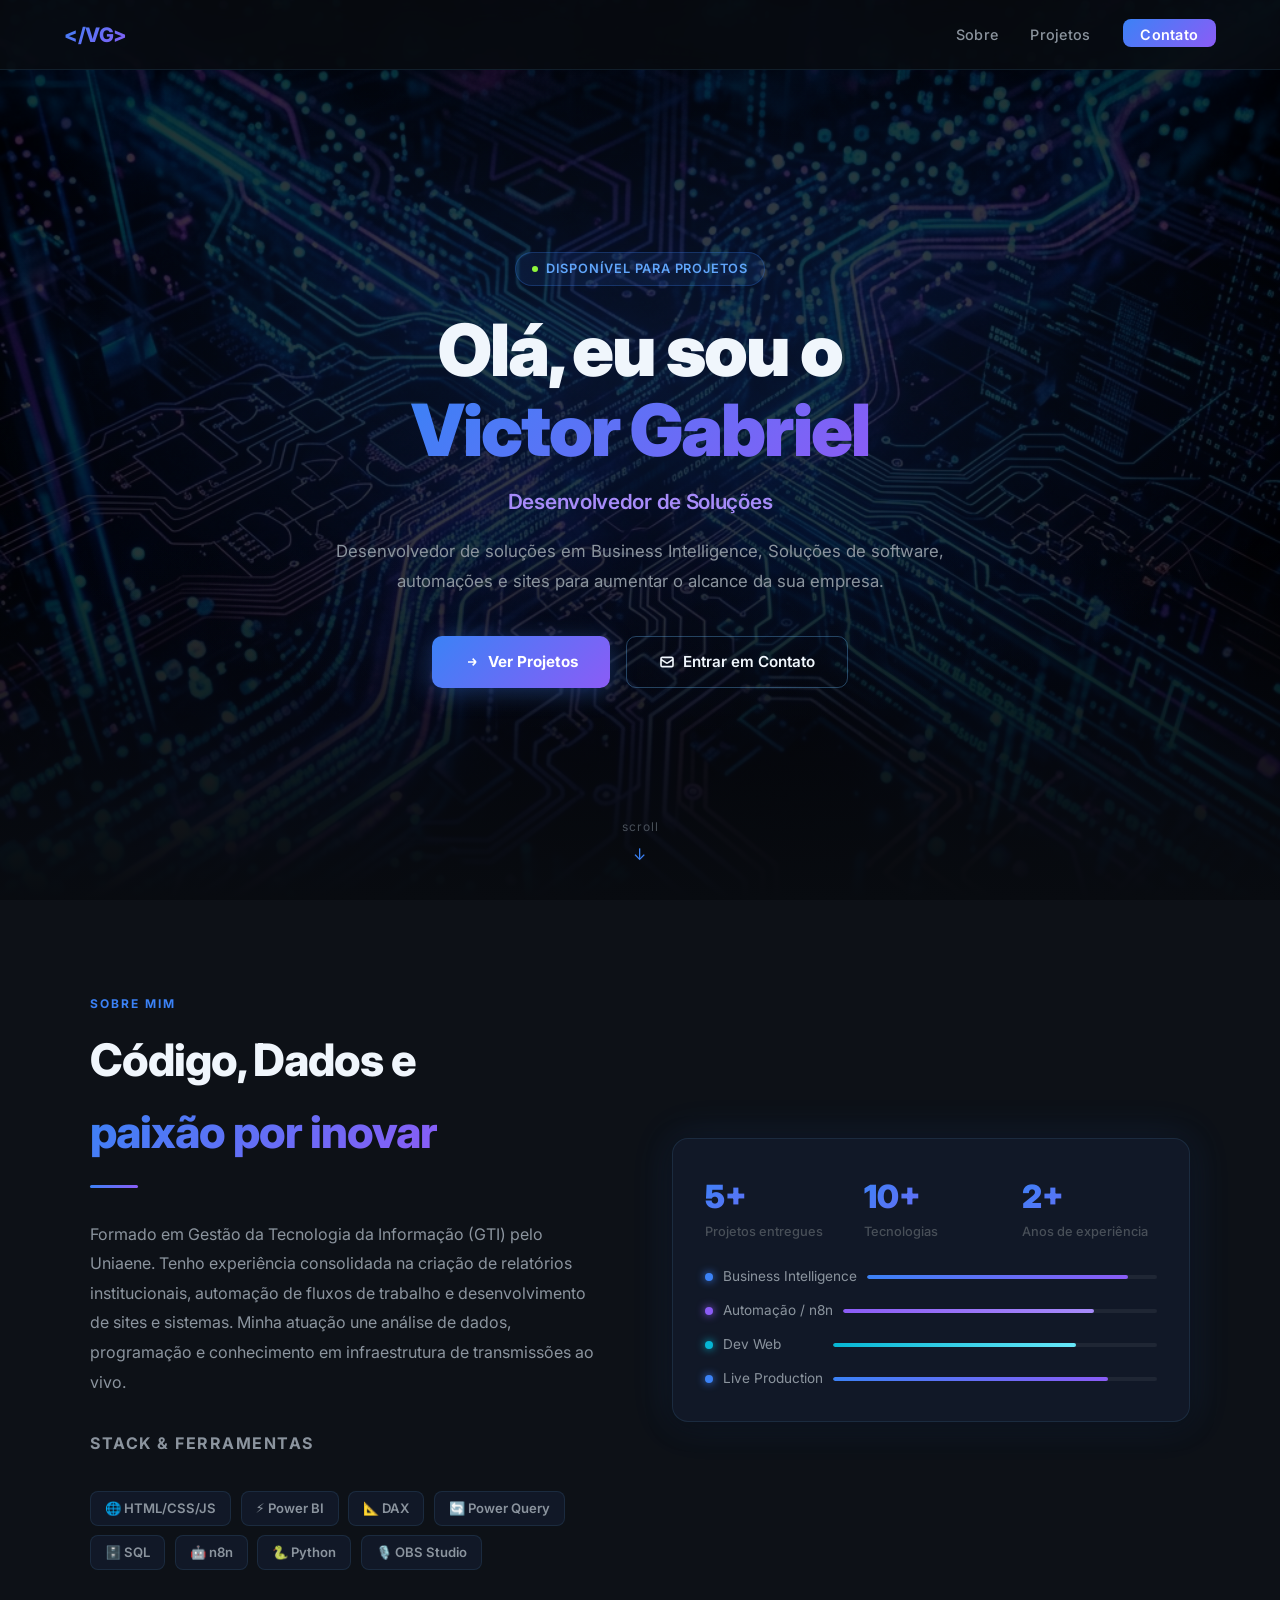
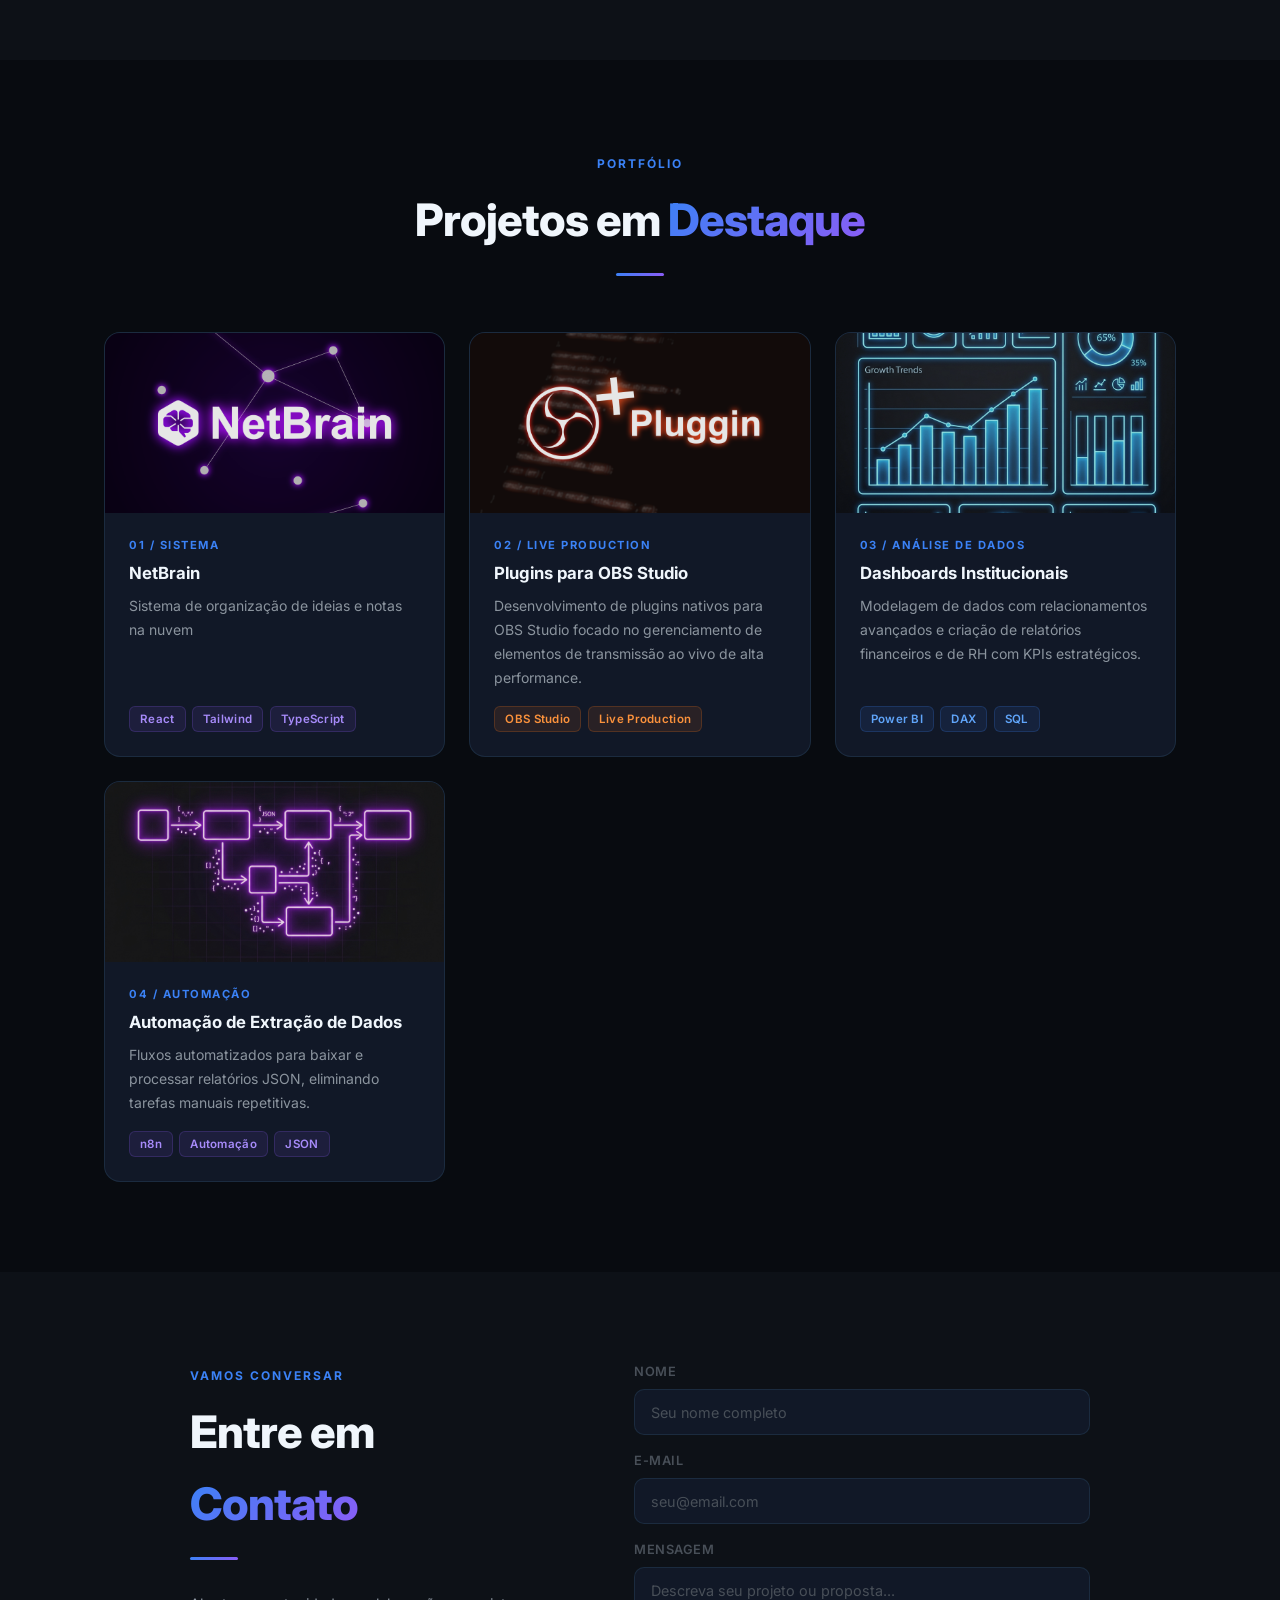
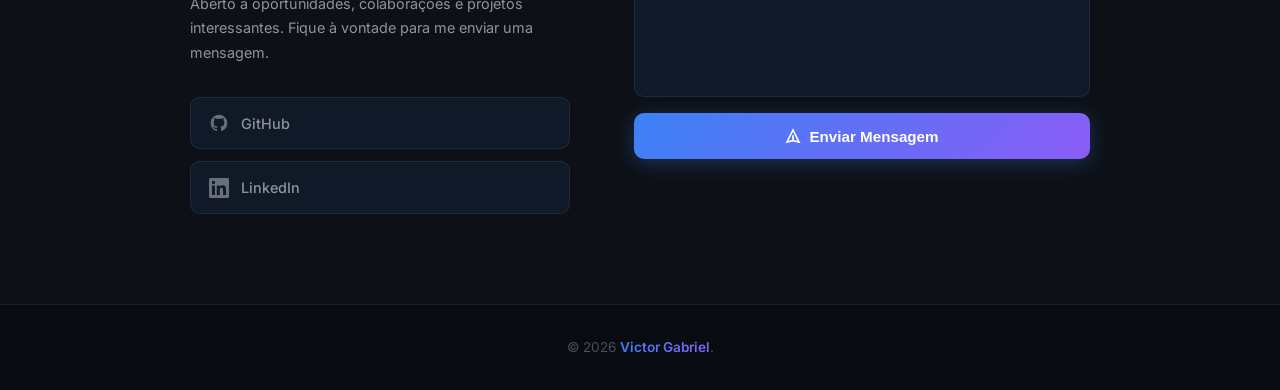
<file: index.html>
<!DOCTYPE html>
<html lang="pt-BR">

<head>
  <meta charset="UTF-8" />
  <meta name="viewport" content="width=device-width, initial-scale=1.0" />
  <title>Victor Gabriel — Desenvolvedor BI & Software</title>
  <meta name="description"
    content="Portfólio de Victor Gabriel, Desenvolvedor de Business Intelligence e Software. Especialista em Power BI, SQL, automação de dados e desenvolvimento de aplicações." />
  <meta name="keywords"
    content="Power BI, Business Intelligence, DAX, SQL, n8n, Flutter, desenvolvedor, portfólio, Cachoeira BA" />
  <meta property="og:title" content="Victor Gabriel — Desenvolvedor BI & Software" />
  <meta property="og:description"
    content="Transformo dados complexos em decisões estratégicas e crio soluções de software eficientes." />
  <meta property="og:type" content="website" />
  <link rel="stylesheet" href="style.css" />
  <link rel="preconnect" href="https://fonts.googleapis.com" />
  <link rel="preconnect" href="https://fonts.gstatic.com" crossorigin />
</head>

<body>

  <!-- ════════ NAV ════════ -->
  <nav id="navbar">
    <a href="#hero" class="nav-logo">&lt;/VG&gt;</a>
    <ul class="nav-links" id="navLinks">
      <li><a href="#about">Sobre</a></li>
      <li><a href="#projects">Projetos</a></li>
      <li><a href="#contact" class="nav-cta">Contato</a></li>
    </ul>
    <div class="hamburger" id="hamburger" aria-label="Menu" role="button" tabindex="0">
      <span></span><span></span><span></span>
    </div>
  </nav>

  <!-- ════════ HERO ════════ -->
  <section id="hero">
    <div class="hero-bg"></div>
    <div class="hero-bg-overlay"></div>
    <div class="hero-content">
      <div class="hero-badge">Disponível para projetos</div>
      <h1 class="hero-title">Olá, eu sou o<br /><span>Victor Gabriel</span></h1>
      <p class="hero-subtitle">Desenvolvedor de Soluções</p>
      <p class="hero-desc">
        Desenvolvedor de soluções em Business Intelligence, Soluções de software, automações e sites para
        aumentar o alcance da sua empresa.</p>
      <div class="hero-actions">
        <a href="#projects" class="btn-primary" id="btn-ver-projetos">
          <svg width="16" height="16" fill="none" viewBox="0 0 24 24" stroke="currentColor" stroke-width="2.5">
            <path d="M13 7l5 5m0 0l-5 5m5-5H6" />
          </svg>
          Ver Projetos
        </a>
        <a href="#contact" class="btn-secondary" id="btn-contato-hero">
          <svg width="16" height="16" fill="none" viewBox="0 0 24 24" stroke="currentColor" stroke-width="2.5">
            <path
              d="M3 8l7.89 5.26a2 2 0 002.22 0L21 8M5 19h14a2 2 0 002-2V7a2 2 0 00-2-2H5a2 2 0 00-2 2v10a2 2 0 002 2z" />
          </svg>
          Entrar em Contato
        </a>
      </div>
    </div>
    <div class="hero-scroll-hint">scroll</div>
  </section>

  <!-- ════════ ABOUT ════════ -->
  <section id="about">
    <div class="about-grid">
      <div class="about-text fade-in">
        <span class="section-label">Sobre Mim</span>
        <h2 class="section-title">Código, Dados e<br /><span>paixão por inovar</span></h2>
        <div class="section-divider"></div>
        <p>
          Formado em Gestão da Tecnologia da Informação (GTI) pelo Uniaene. Tenho experiência consolidada na criação de
          relatórios
          institucionais, automação de fluxos de trabalho e desenvolvimento de sites e sistemas.
          Minha atuação une análise de dados, programação e conhecimento em infraestrutura
          de transmissões ao vivo.
        </p>
        <p class="skills-title">Stack &amp; Ferramentas</p>
        <div class="skills-grid">
          <span class="skill-badge cyan">🌐 HTML/CSS/JS</span>
          <span class="skill-badge">⚡ Power BI</span>
          <span class="skill-badge">📐 DAX</span>
          <span class="skill-badge">🔄 Power Query</span>
          <span class="skill-badge">🗄️ SQL</span>
          <span class="skill-badge purple">🤖 n8n</span>
          <span class="skill-badge purple">🐍 Python</span>
          <span class="skill-badge orange" style="--accent:orange">🎙️ OBS Studio</span>
        </div>
      </div>
      <div class="about-visual fade-in fade-in-delay-2">
        <div class="about-card-float">
          <div class="stat-row">
            <div class="stat-item">
              <div class="stat-number">5+</div>
              <div class="stat-label">Projetos entregues</div>
            </div>
            <div class="stat-item">
              <div class="stat-number">10+</div>
              <div class="stat-label">Tecnologias</div>
            </div>
            <div class="stat-item">
              <div class="stat-number">2+</div>
              <div class="stat-label">Anos de experiência</div>
            </div>
          </div>
          <div class="about-tech-list">
            <div class="tech-row">
              <div class="tech-dot blue"></div>
              <span style="min-width:100px">Business Intelligence</span>
              <div class="tech-bar-bg">
                <div class="tech-bar blue" data-width="90" style="width:0"></div>
              </div>
            </div>
            <div class="tech-row">
              <div class="tech-dot purple"></div>
              <span style="min-width:100px">Automação / n8n</span>
              <div class="tech-bar-bg">
                <div class="tech-bar purple" data-width="80" style="width:0"></div>
              </div>
            </div>
            <div class="tech-row">
              <div class="tech-dot cyan"></div>
              <span style="min-width:100px">Dev Web</span>
              <div class="tech-bar-bg">
                <div class="tech-bar cyan" data-width="75" style="width:0"></div>
              </div>
            </div>
            <div class="tech-row">
              <div class="tech-dot blue"></div>
              <span style="min-width:100px">Live Production</span>
              <div class="tech-bar-bg">
                <div class="tech-bar blue" data-width="85" style="width:0"></div>
              </div>
            </div>
          </div>
        </div>
      </div>
    </div>
  </section>

  <!-- ════════ PROJECTS ════════ -->
  <section id="projects"
    style="padding-top: clamp(5rem,10vh,8rem); padding-bottom: clamp(5rem,10vh,8rem); padding-left: clamp(1.5rem,5vw,5rem); padding-right: clamp(1.5rem,5vw,5rem);">
    <div style="text-align:center; margin-bottom: 3.5rem;" class="fade-in">
      <span class="section-label">Portfólio</span>
      <h2 class="section-title" style="margin:0 auto;">Projetos em <span>Destaque</span></h2>
      <div class="section-divider" style="margin: 1rem auto 0;"></div>
    </div>
    <div class="projects-grid" id="projects-grid">

      <!-- Card 4 -->
      <a href="NetBrain.html" class="project-card fade-in fade-in-delay-2" id="card-netbrain" style="text-decoration: none;color: inherit;">
        <img src="assets/img/project_netbrain.png" alt="NetBrain" class="project-image" />
        <div class="project-body">
          <div class="project-number">01 / Sistema</div>
          <h3 class="project-title">NetBrain</h3>
          <p class="project-desc">Sistema de organização de ideias e notas na nuvem</p>
          <div class="project-tags">
            <span class="project-tag purple">React</span>
            <span class="project-tag purple">Tailwind</span>
            <span class="project-tag purple">TypeScript</span>
          </div>
        </div>
      </a>
      <!-- Card 1 -->
      <a href="OBS-plugins.html" class="project-card fade-in fade-in-delay-2" id="card-obs" style="text-decoration:none;color:inherit;">
        <img src="assets/img/project_obs.png" alt="Customização para Broadcast" class="project-image" />
        <div class="project-body">
          <div class="project-number">02 / Live Production</div>
          <h3 class="project-title">Plugins para OBS Studio</h3>
          <p class="project-desc">Desenvolvimento de plugins nativos para OBS Studio focado no gerenciamento de
            elementos de transmissão ao vivo de alta performance.</p>
          <div class="project-tags">
            <span class="project-tag orange">OBS Studio</span>
            <span class="project-tag orange">Live Production</span>
          </div>
        </div>
      </a>

      <!-- Card 2 -->
      <article class="project-card fade-in fade-in-delay-1" id="card-dashboards">
        <img src="assets/img/project_dashboards.png" alt="Dashboards Institucionais e de RH" class="project-image" />
        <div class="project-body">
          <div class="project-number">03 / Análise de Dados</div>
          <h3 class="project-title">Dashboards Institucionais</h3>
          <p class="project-desc">Modelagem de dados com relacionamentos avançados e criação de relatórios
            financeiros e de RH com KPIs estratégicos.</p>
          <div class="project-tags">
            <span class="project-tag">Power BI</span>
            <span class="project-tag">DAX</span>
            <span class="project-tag">SQL</span>
          </div>
        </div>
      </article>

      <!-- Card 3 -->
      <article class="project-card fade-in fade-in-delay-2" id="card-automacao">
        <img src="assets/img/project_automation.png" alt="Automação de Extração de Dados" class="project-image" />
        <div class="project-body">
          <div class="project-number">04 / Automação</div>
          <h3 class="project-title">Automação de Extração de Dados</h3>
          <p class="project-desc">Fluxos automatizados para baixar e processar relatórios JSON, eliminando tarefas
            manuais repetitivas.</p>
          <div class="project-tags">
            <span class="project-tag purple">n8n</span>
            <span class="project-tag purple">Automação</span>
            <span class="project-tag purple">JSON</span>
          </div>
        </div>
      </article>



      <!-- Card 3 
      <article class="project-card fade-in fade-in-delay-3" id="card-capitao">
        <img src="assets/img/project_webapp.png" alt="Gerenciador de Tarefas do Capitão Promo" class="project-image" />
        <div class="project-body">
          <div class="project-number">03 / Web App</div>
          <h3 class="project-title">Gerenciador de Tarefas do Capitão Promo</h3>
          <p class="project-desc">Sistema web focado em produtividade, liderado pelo mascote super-herói do projeto, com
            interface interativa e gamificada.</p>
          <div class="project-tags">
            <span class="project-tag cyan">HTML</span>
            <span class="project-tag cyan">CSS</span>
            <span class="project-tag cyan">JS</span>
            <span class="project-tag cyan">Bootstrap</span>
          </div>
        </div>
      </article>

       Card 4 
      <article class="project-card fade-in fade-in-delay-1" id="card-mobile">
        <img src="assets/img/project_mobile.png" alt="Ecossistema Mobile" class="project-image" />
        <div class="project-body">
          <div class="project-number">04 / Mobile</div>
          <h3 class="project-title">Ecossistema Mobile</h3>
          <p class="project-desc">Desenvolvimento de um aplicativo complementar para um jogo híbrido de detetive e
            migração de ferramentas de cronometragem para plataforma mobile.</p>
          <div class="project-tags">
            <span class="project-tag purple">Flutter</span>
            <span class="project-tag purple">Dart</span>
          </div>
        </div>
      </article>-->

    </div>
  </section>

  <!-- ════════ CONTACT ════════ -->
  <section id="contact">
    <div class="contact-inner">
      <div class="fade-in">
        <span class="section-label">Vamos Conversar</span>
        <h2 class="section-title">Entre em<br /><span>Contato</span></h2>
        <div class="section-divider"></div>
        <div class="contact-info">
          <p>Aberto a oportunidades, colaborações e projetos interessantes. Fique à vontade para me enviar uma mensagem.
          </p>
          <div class="social-links">
            <a href="https://github.com/" target="_blank" rel="noopener" class="social-link" id="link-github">
              <svg fill="currentColor" viewBox="0 0 24 24" aria-hidden="true">
                <path fill-rule="evenodd"
                  d="M12 2C6.477 2 2 6.484 2 12.017c0 4.425 2.865 8.18 6.839 9.504.5.092.682-.217.682-.483 0-.237-.008-.868-.013-1.703-2.782.605-3.369-1.343-3.369-1.343-.454-1.158-1.11-1.466-1.11-1.466-.908-.62.069-.608.069-.608 1.003.07 1.531 1.032 1.531 1.032.892 1.53 2.341 1.088 2.91.832.092-.647.35-1.088.636-1.338-2.22-.253-4.555-1.113-4.555-4.951 0-1.093.39-1.988 1.029-2.688-.103-.253-.446-1.272.098-2.65 0 0 .84-.27 2.75 1.026A9.564 9.564 0 0112 6.844c.85.004 1.705.115 2.504.337 1.909-1.296 2.747-1.027 2.747-1.027.546 1.379.202 2.398.1 2.651.64.7 1.028 1.595 1.028 2.688 0 3.848-2.339 4.695-4.566 4.943.359.309.678.92.678 1.855 0 1.338-.012 2.419-.012 2.747 0 .268.18.58.688.482A10.019 10.019 0 0022 12.017C22 6.484 17.522 2 12 2z"
                  clip-rule="evenodd" />
              </svg>
              GitHub
            </a>
            <a href="https://linkedin.com/" target="_blank" rel="noopener" class="social-link" id="link-linkedin">
              <svg fill="currentColor" viewBox="0 0 24 24" aria-hidden="true">
                <path
                  d="M20.447 20.452h-3.554v-5.569c0-1.328-.027-3.037-1.852-3.037-1.853 0-2.136 1.445-2.136 2.939v5.667H9.351V9h3.414v1.561h.046c.477-.9 1.637-1.85 3.37-1.85 3.601 0 4.267 2.37 4.267 5.455v6.286zM5.337 7.433a2.062 2.062 0 01-2.063-2.065 2.064 2.064 0 112.063 2.065zm1.782 13.019H3.555V9h3.564v11.452zM22.225 0H1.771C.792 0 0 .774 0 1.729v20.542C0 23.227.792 24 1.771 24h20.451C23.2 24 24 23.227 24 22.271V1.729C24 .774 23.2 0 22.222 0h.003z" />
              </svg>
              LinkedIn
            </a>
            <!--
            <a href="mailto:victorgabrielferreirapinto@gmail.com" class="social-link" id="link-email">
              <svg fill="none" viewBox="0 0 24 24" stroke="currentColor" stroke-width="2" aria-hidden="true">
                <path stroke-linecap="round" stroke-linejoin="round"
                  d="M3 8l7.89 5.26a2 2 0 002.22 0L21 8M5 19h14a2 2 0 002-2V7a2 2 0 00-2-2H5a2 2 0 00-2 2v10a2 2 0 002 2z" />
              </svg>
              E-mail Profissional
            </a>
            -->
          </div>
        </div>
      </div>
      <div class="fade-in fade-in-delay-2">
        <form class="contact-form" id="contactForm" novalidate>
          <div class="form-group">
            <label for="name">Nome</label>
            <input type="text" id="name" name="name" placeholder="Seu nome completo" required autocomplete="name" />
          </div>
          <div class="form-group">
            <label for="email">E-mail</label>
            <input type="email" id="email" name="email" placeholder="seu@email.com" required autocomplete="email" />
          </div>
          <div class="form-group">
            <label for="message">Mensagem</label>
            <textarea id="message" name="message" placeholder="Descreva seu projeto ou proposta..." required></textarea>
          </div>
          <button type="submit" class="btn-submit" id="btn-submit-form">
            <svg width="16" height="16" fill="none" viewBox="0 0 24 24" stroke="currentColor" stroke-width="2.5">
              <path d="M12 19l9 2-9-18-9 18 9-2zm0 0v-8" />
            </svg>
            Enviar Mensagem
          </button>
          <div class="form-success" id="formSuccess">✅ Mensagem enviada com sucesso! Retornarei em breve.</div>
        </form>
      </div>
    </div>
  </section>

  <!-- ════════ FOOTER ════════ -->
  <footer>
    <p>© 2026 <span>Victor Gabriel</span>.</p>
  </footer>

  <script src="main.js"></script>
</body>

</html>
</file>
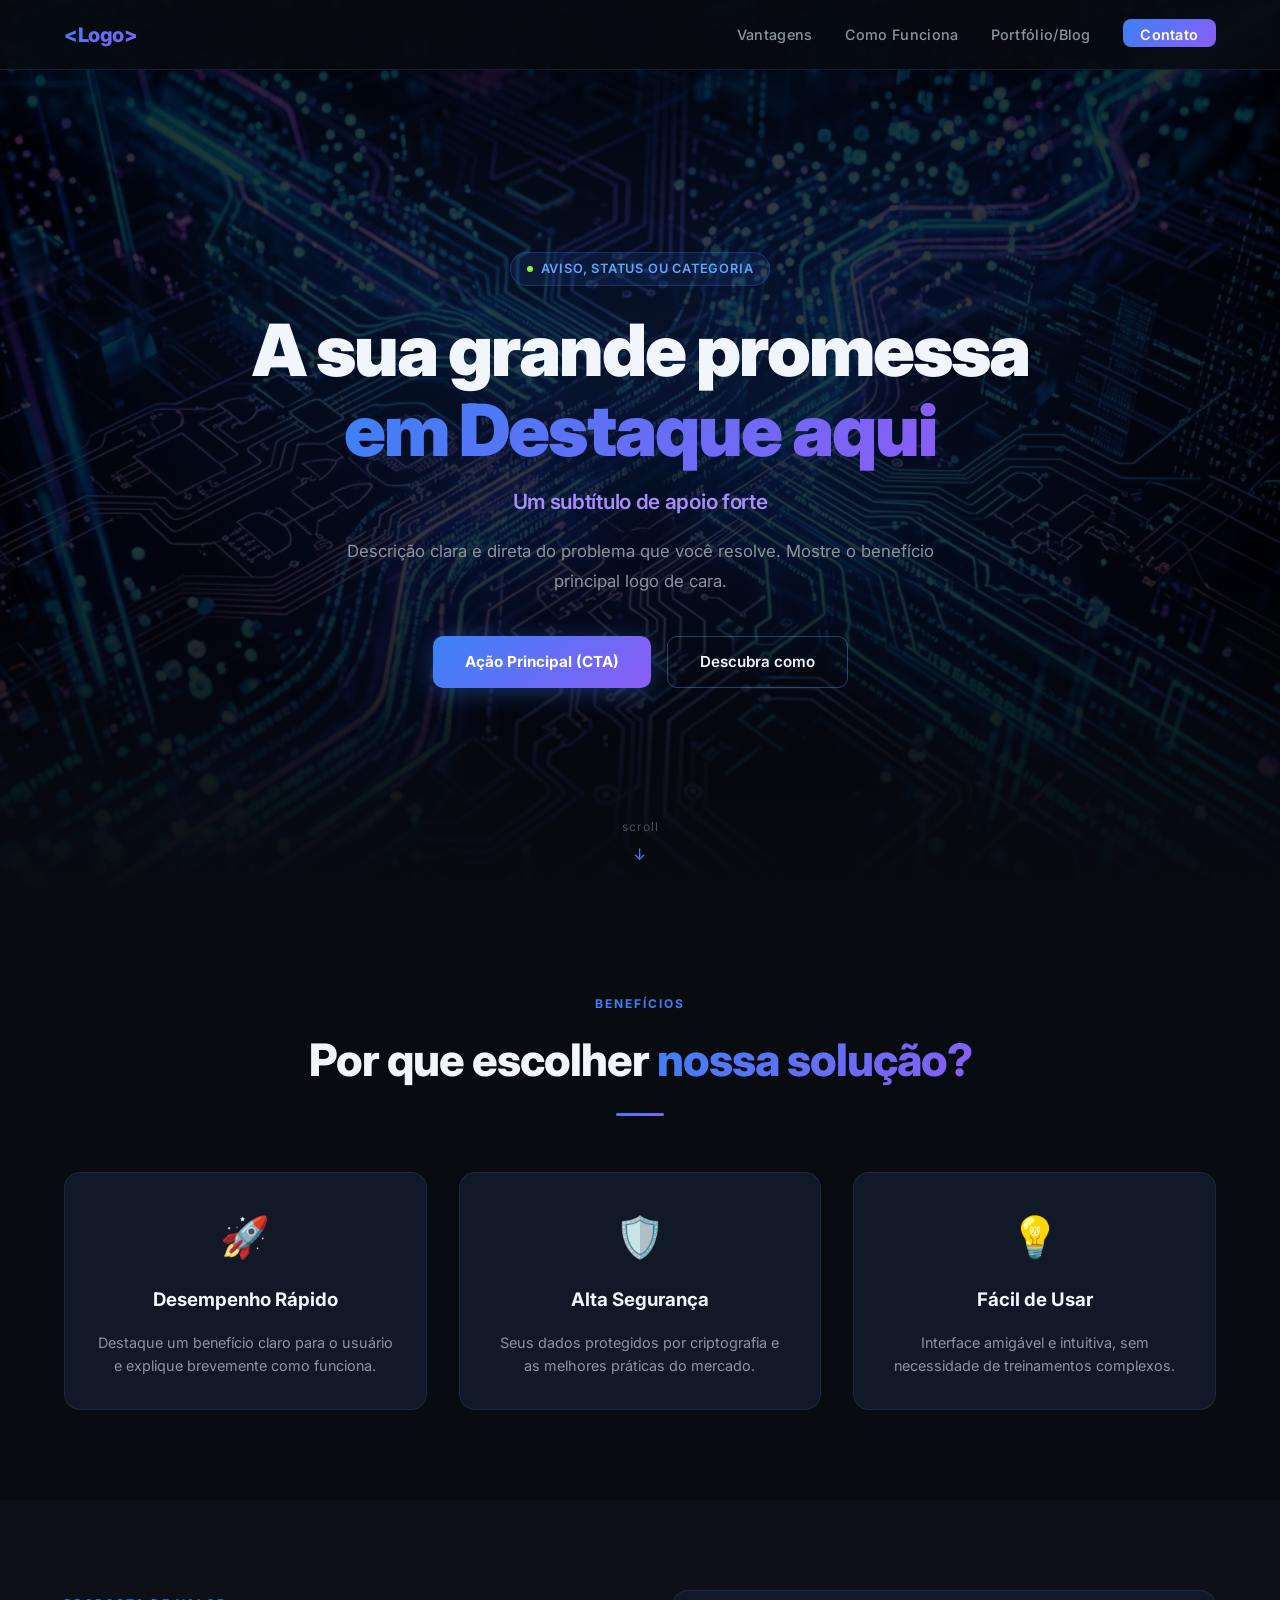
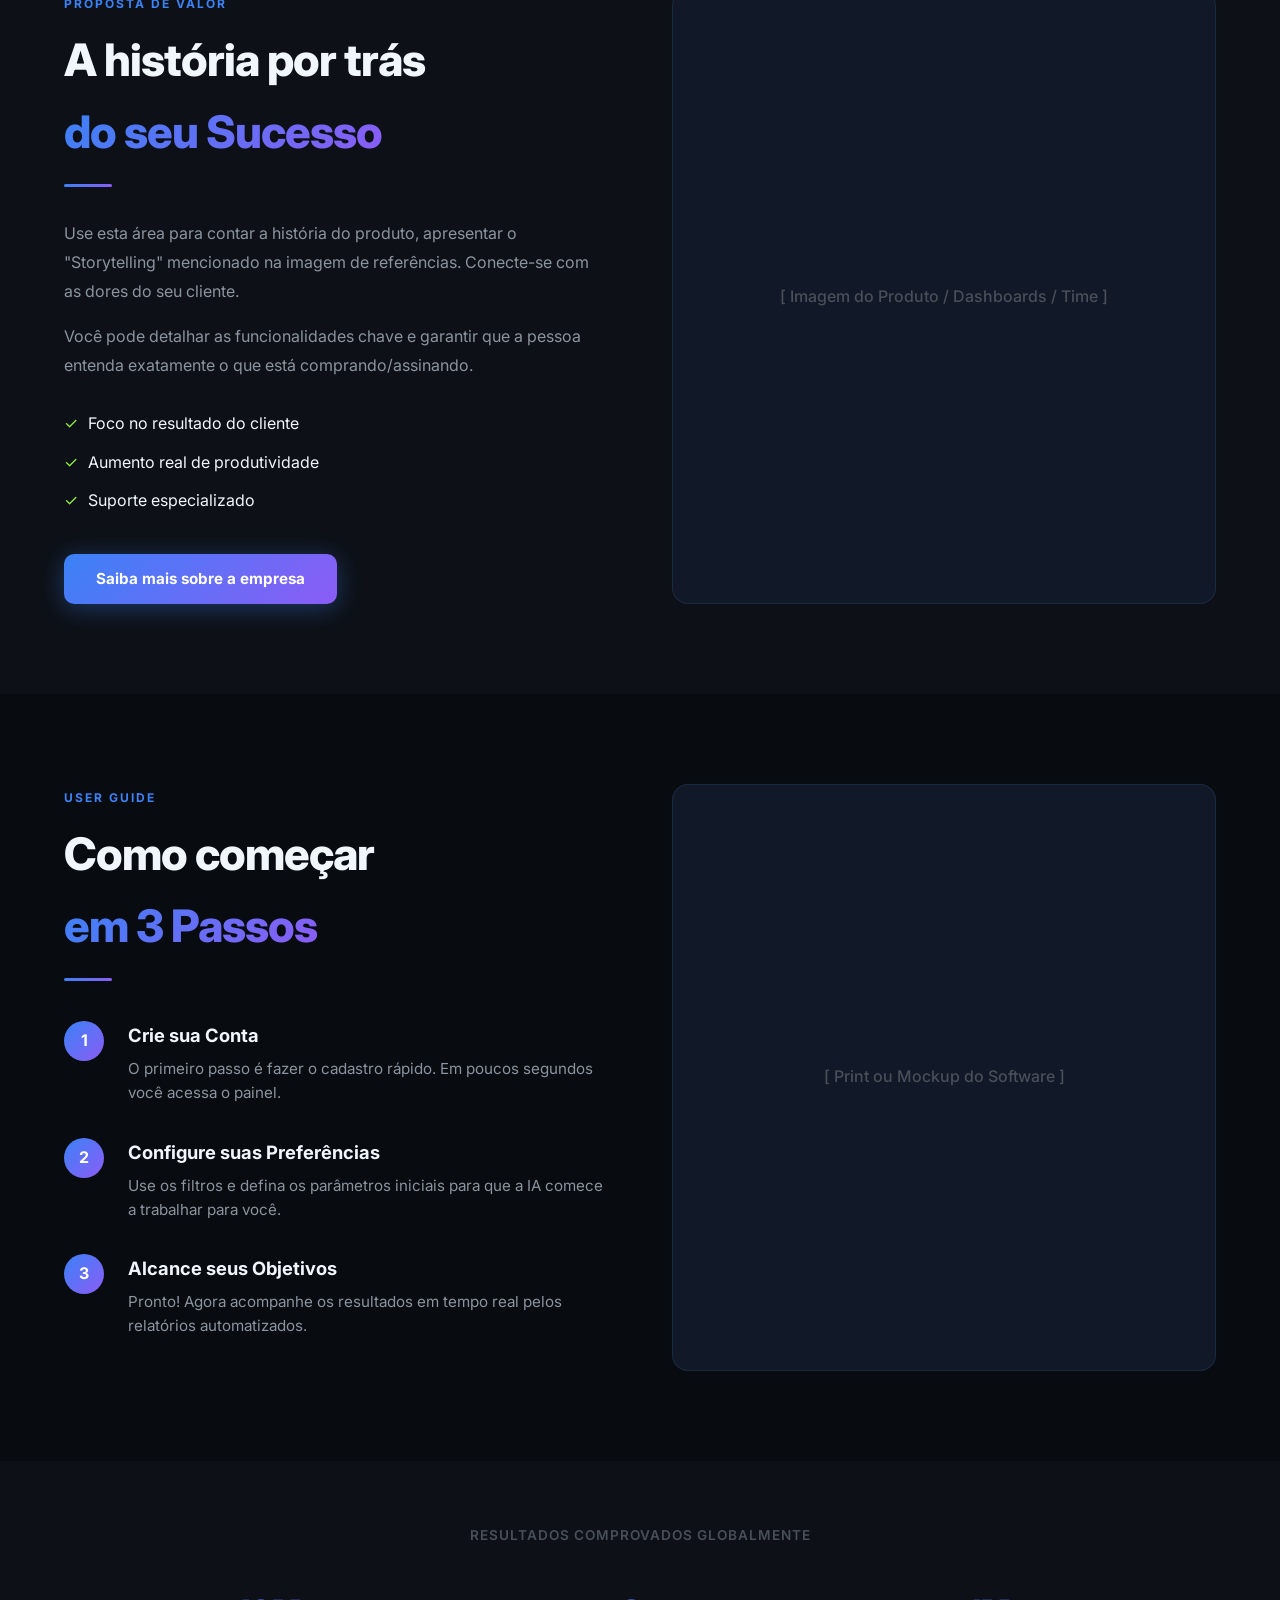
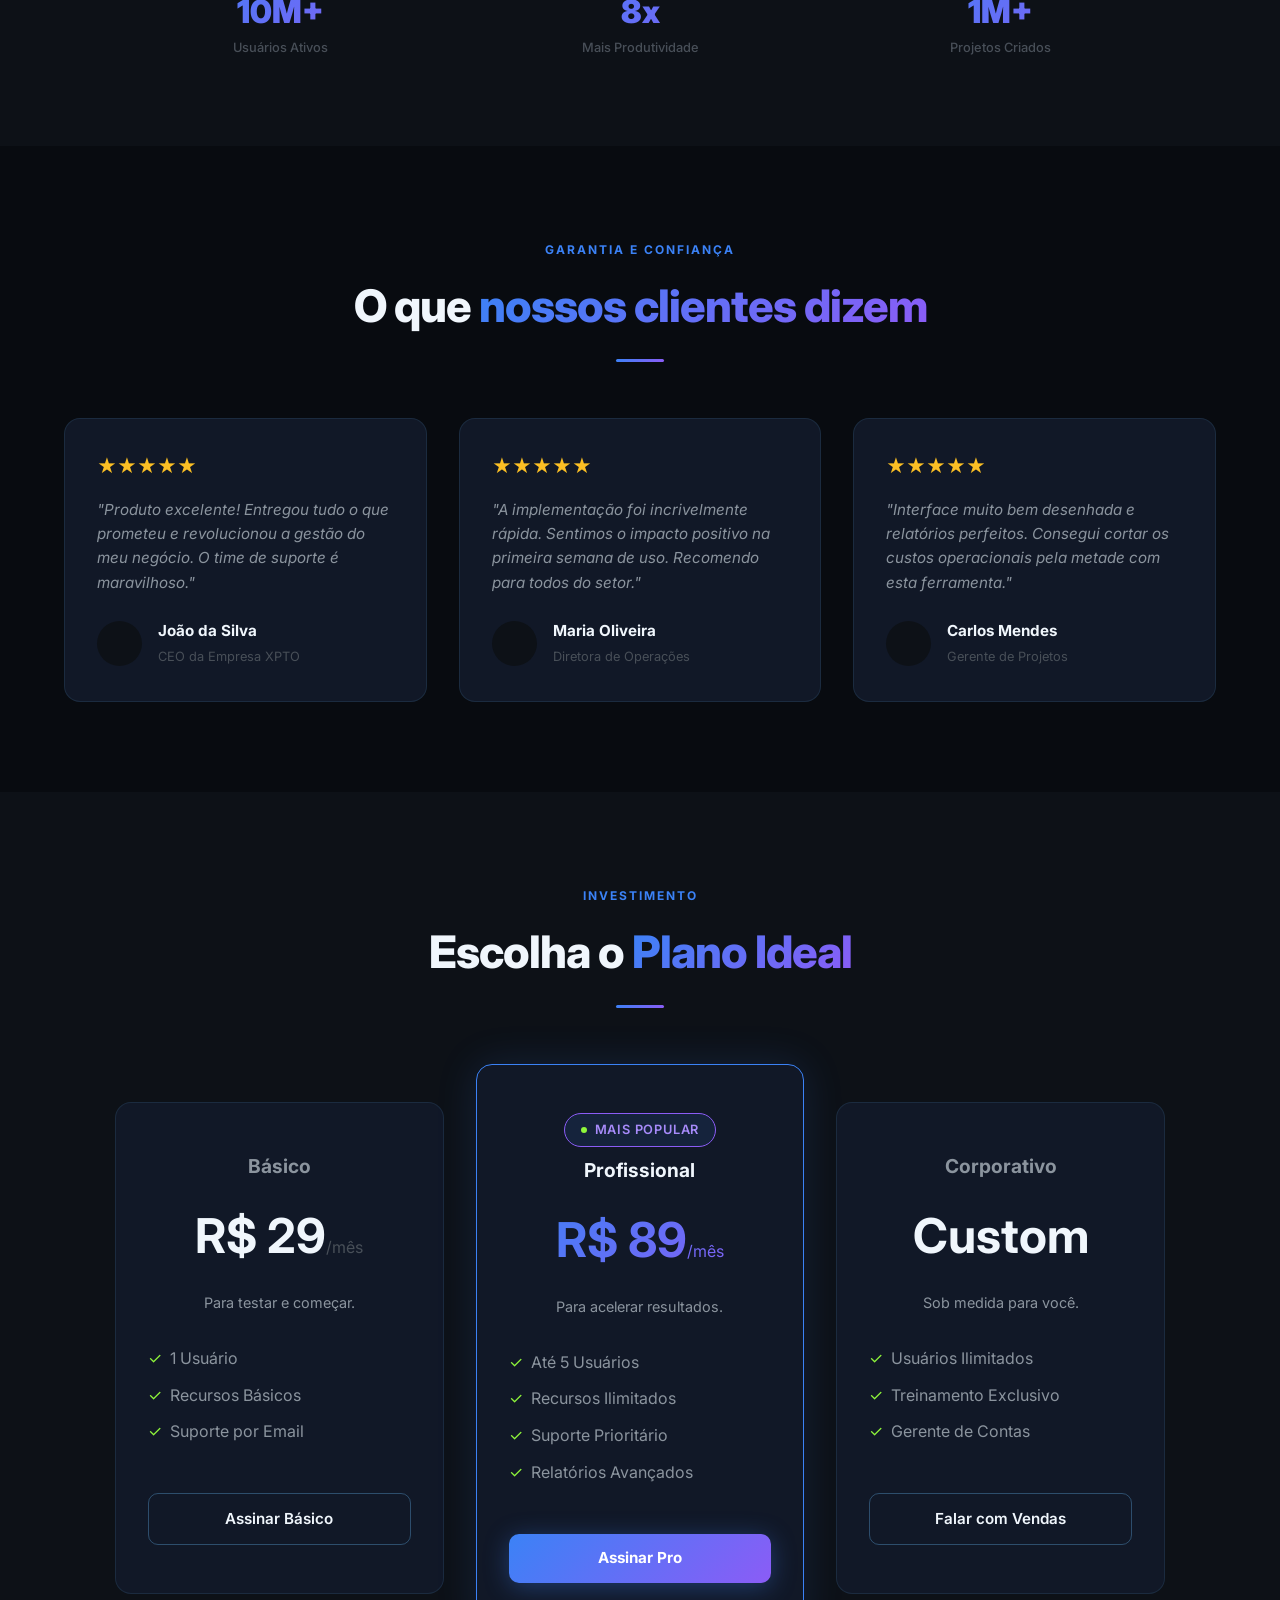
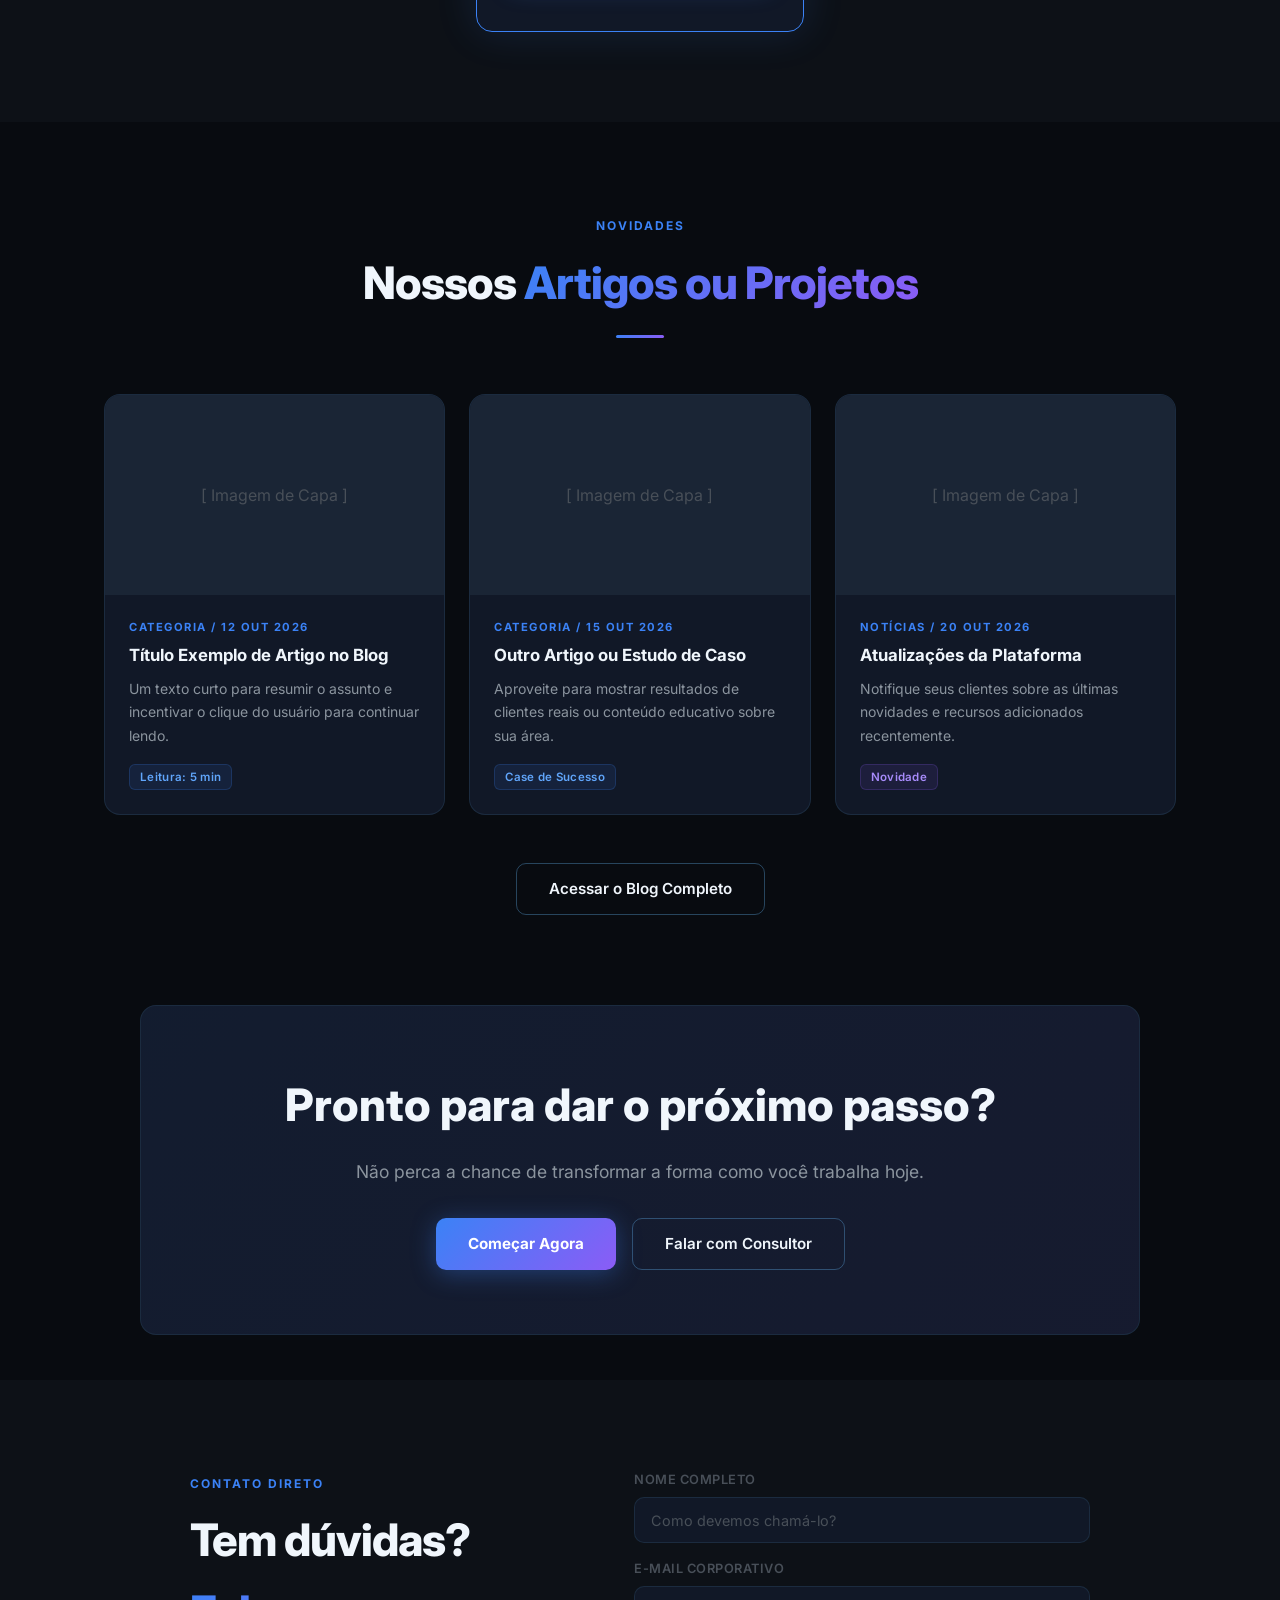
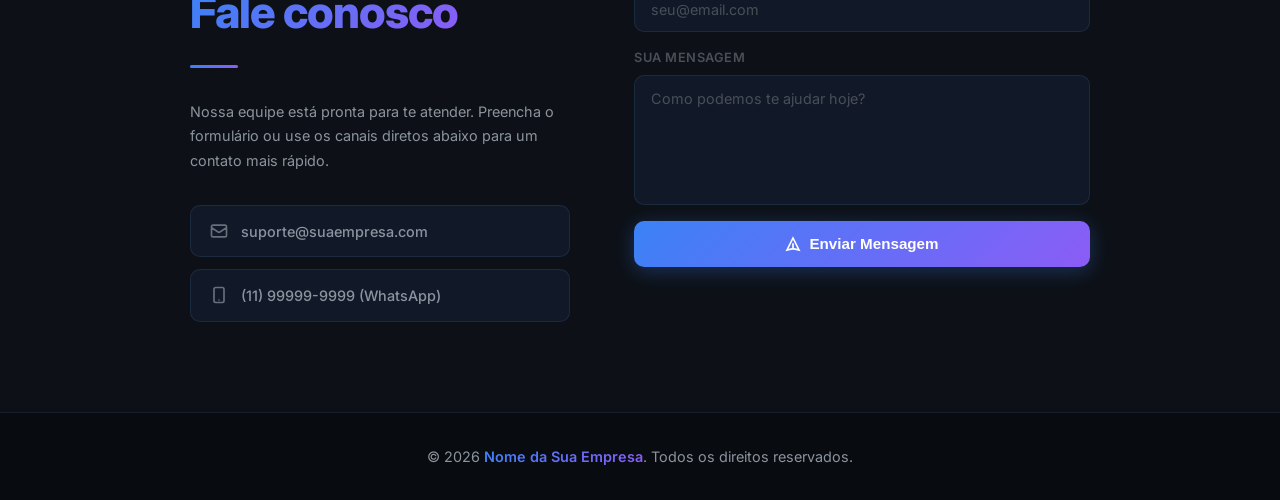
<file: boilerplate.html>
<!DOCTYPE html>
<html lang="pt-BR">

<head>
  <meta charset="UTF-8" />
  <meta name="viewport" content="width=device-width, initial-scale=1.0" />
  <title>Landing Page Boilerplate</title>
  <meta name="description" content="Template base para criação de novas telas e landing pages." />
  <link rel="stylesheet" href="style.css" />
  <link rel="preconnect" href="https://fonts.googleapis.com" />
  <link rel="preconnect" href="https://fonts.gstatic.com" crossorigin />
</head>

<body>

  <!-- ════════ NAV (Menu de Navegação) ════════ -->
  <nav id="navbar">
    <a href="#hero" class="nav-logo">&lt;Logo&gt;</a>
    <ul class="nav-links" id="navLinks">
      <li><a href="#features">Vantagens</a></li>
      <li><a href="#how-it-works">Como Funciona</a></li>
      <li><a href="#projects">Portfólio/Blog</a></li>
      <li><a href="#contact" class="nav-cta">Contato</a></li>
    </ul>
    <div class="hamburger" id="hamburger" aria-label="Menu" role="button" tabindex="0">
      <span></span><span></span><span></span>
    </div>
  </nav>

  <!-- ════════ HERO (Header Principal - 1ª dobra) ════════ -->
  <!-- Conforme imagens: Headline, Foco Visual (background/split), CTA -->
  <section id="hero">
    <div class="hero-bg"></div>
    <div class="hero-bg-overlay"></div>
    <div class="hero-content">
      <div class="hero-badge">Aviso, Status ou Categoria</div>
      <h1 class="hero-title">A sua grande promessa<br /><span>em Destaque aqui</span></h1>
      <p class="hero-subtitle">Um subtítulo de apoio forte</p>
      <p class="hero-desc">
        Descrição clara e direta do problema que você resolve. Mostre o benefício principal logo de cara.
      </p>
      <div class="hero-actions">
        <a href="#pricing" class="btn-primary">
          Ação Principal (CTA)
        </a>
        <a href="#how-it-works" class="btn-secondary">
          Descubra como
        </a>
      </div>
    </div>
    <div class="hero-scroll-hint">scroll</div>
  </section>

  <!-- ════════ FEATURES / BENEFITS (Vantagens) ════════ -->
  <!-- Conforme imagens: Cards com ícones descrevendo vantagens/benefícios -->
  <section id="features">
    <div style="text-align:center; margin-bottom: 3.5rem;" class="fade-in">
      <span class="section-label">Benefícios</span>
      <h2 class="section-title">Por que escolher <span>nossa solução?</span></h2>
      <div class="section-divider" style="margin: 1rem auto 0;"></div>
    </div>
    
    <div class="grid-3" style="max-width: 1200px; margin: 0 auto;">
      <div class="feature-card fade-in">
        <div class="feature-icon">🚀</div>
        <h3>Desempenho Rápido</h3>
        <p style="color: var(--text-secondary); margin-top: 1rem; font-size: 0.9rem;">
          Destaque um benefício claro para o usuário e explique brevemente como funciona.
        </p>
      </div>
      <div class="feature-card fade-in">
        <div class="feature-icon">🛡️</div>
        <h3>Alta Segurança</h3>
        <p style="color: var(--text-secondary); margin-top: 1rem; font-size: 0.9rem;">
          Seus dados protegidos por criptografia e as melhores práticas do mercado.
        </p>
      </div>
      <div class="feature-card fade-in">
        <div class="feature-icon">💡</div>
        <h3>Fácil de Usar</h3>
        <p style="color: var(--text-secondary); margin-top: 1rem; font-size: 0.9rem;">
          Interface amigável e intuitiva, sem necessidade de treinamentos complexos.
        </p>
      </div>
    </div>
  </section>

  <!-- ════════ CONTENT / VALUE PROPOSITION (Storytelling / Introdução) ════════ -->
  <!-- Conforme imagens: Split Layout (Texto de um lado, imagem do outro) -->
  <section id="value-proposition" style="background: var(--bg-secondary);">
    <div class="grid-2" style="max-width: 1200px; margin: 0 auto;">
      <div class="fade-in">
        <span class="section-label">Proposta de Valor</span>
        <h2 class="section-title">A história por trás<br /><span>do seu Sucesso</span></h2>
        <div class="section-divider"></div>
        <p style="color: var(--text-secondary); margin-bottom: 1rem; line-height: 1.8;">
          Use esta área para contar a história do produto, apresentar o "Storytelling" mencionado na imagem de referências. Conecte-se com as dores do seu cliente.
        </p>
        <p style="color: var(--text-secondary); margin-bottom: 2rem; line-height: 1.8;">
          Você pode detalhar as funcionalidades chave e garantir que a pessoa entenda exatamente o que está comprando/assinando.
        </p>
        <ul style="list-style: none; color: var(--text-primary); margin-bottom: 2.5rem;">
          <li style="margin-bottom: 0.8rem; display: flex; align-items: center; gap: 10px;">
             <div style="color: var(--status-disponivel);">✓</div> Foco no resultado do cliente
          </li>
          <li style="margin-bottom: 0.8rem; display: flex; align-items: center; gap: 10px;">
             <div style="color: var(--status-disponivel);">✓</div> Aumento real de produtividade
          </li>
          <li style="margin-bottom: 0.8rem; display: flex; align-items: center; gap: 10px;">
             <div style="color: var(--status-disponivel);">✓</div> Suporte especializado
          </li>
        </ul>
        <a href="#" class="btn-primary">Saiba mais sobre a empresa</a>
      </div>
      <div class="fade-in" style="height: 100%;">
        <div class="image-placeholder">
          [ Imagem do Produto / Dashboards / Time ]
        </div>
      </div>
    </div>
  </section>

  <!-- ════════ HOW IT WORKS (Guia para Iniciantes / Passos) ════════ -->
  <!-- Conforme imagens: Seção de User Guide / Step by step -->
  <section id="how-it-works">
    <div class="grid-2" style="max-width: 1200px; margin: 0 auto;">
      <div class="fade-in" style="order: 2; height: 100%;"> <!-- No desktop a imagem fica na direita -->
        <div class="image-placeholder">
          [ Print ou Mockup do Software ]
        </div>
      </div>
      <div class="fade-in" style="order: 1;">
        <span class="section-label">User Guide</span>
        <h2 class="section-title">Como começar<br /><span>em 3 Passos</span></h2>
        <div class="section-divider"></div>
        
        <div style="margin-top: 2.5rem;">
          <div class="step-item">
            <div class="step-number">1</div>
            <div>
              <h4 style="font-size: 1.15rem; margin-bottom: 0.4rem;">Crie sua Conta</h4>
              <p style="color: var(--text-secondary); font-size: 0.95rem; line-height: 1.6;">O primeiro passo é fazer o cadastro rápido. Em poucos segundos você acessa o painel.</p>
            </div>
          </div>
          <div class="step-item">
            <div class="step-number">2</div>
            <div>
              <h4 style="font-size: 1.15rem; margin-bottom: 0.4rem;">Configure suas Preferências</h4>
              <p style="color: var(--text-secondary); font-size: 0.95rem; line-height: 1.6;">Use os filtros e defina os parâmetros iniciais para que a IA comece a trabalhar para você.</p>
            </div>
          </div>
          <div class="step-item">
            <div class="step-number">3</div>
            <div>
              <h4 style="font-size: 1.15rem; margin-bottom: 0.4rem;">Alcance seus Objetivos</h4>
              <p style="color: var(--text-secondary); font-size: 0.95rem; line-height: 1.6;">Pronto! Agora acompanhe os resultados em tempo real pelos relatórios automatizados.</p>
            </div>
          </div>
        </div>
      </div>
    </div>
  </section>

  <!-- ════════ STATS (Prova Social e Números) ════════ -->
  <!-- Conforme imagens: "10+ Million", "8x More", "1+ Million" -->
  <section id="stats" style="background: var(--bg-secondary); padding: 4rem clamp(1.5rem, 5vw, 5rem);">
    <div style="max-width: 1000px; margin: 0 auto; text-align: center;" class="fade-in">
      <h3 style="color: var(--text-muted); margin-bottom: 2.5rem; font-weight: 600; text-transform: uppercase; letter-spacing: 1px; font-size: 0.85rem;">Resultados Comprovados Globalmente</h3>
      <div class="stat-row" style="justify-content: center; gap: 5rem;">
        <div class="stat-item">
          <div class="stat-number">10M+</div>
          <div class="stat-label">Usuários Ativos</div>
        </div>
        <div class="stat-item">
          <div class="stat-number">8x</div>
          <div class="stat-label">Mais Produtividade</div>
        </div>
        <div class="stat-item">
          <div class="stat-number">1M+</div>
          <div class="stat-label">Projetos Criados</div>
        </div>
      </div>
    </div>
  </section>

  <!-- ════════ TESTIMONIALS (Satisfied Clients Speaks) ════════ -->
  <!-- Conforme imagens: Cards com avatar, texto de avaliação e estrelas -->
  <section id="testimonials">
    <div style="text-align:center; margin-bottom: 3.5rem;" class="fade-in">
      <span class="section-label">Garantia e Confiança</span>
      <h2 class="section-title">O que <span>nossos clientes dizem</span></h2>
      <div class="section-divider" style="margin: 1rem auto 0;"></div>
    </div>
    
    <div class="grid-3" style="max-width: 1200px; margin: 0 auto;">
      <div class="testimonial-card fade-in">
        <div style="color: #fbbf24; margin-bottom: 1rem; font-size: 1.2rem;">★★★★★</div>
        <p style="color: var(--text-secondary); font-style: italic; font-size: 0.95rem; line-height: 1.6;">
          "Produto excelente! Entregou tudo o que prometeu e revolucionou a gestão do meu negócio. O time de suporte é maravilhoso."
        </p>
        <div class="testimonial-author">
          <div class="testimonial-avatar"></div>
          <div>
            <h5 style="font-size: 0.95rem; font-weight: 700;">João da Silva</h5>
            <span style="font-size: 0.8rem; color: var(--text-muted);">CEO da Empresa XPTO</span>
          </div>
        </div>
      </div>
      
      <div class="testimonial-card fade-in">
        <div style="color: #fbbf24; margin-bottom: 1rem; font-size: 1.2rem;">★★★★★</div>
        <p style="color: var(--text-secondary); font-style: italic; font-size: 0.95rem; line-height: 1.6;">
          "A implementação foi incrivelmente rápida. Sentimos o impacto positivo na primeira semana de uso. Recomendo para todos do setor."
        </p>
        <div class="testimonial-author">
          <div class="testimonial-avatar"></div>
          <div>
            <h5 style="font-size: 0.95rem; font-weight: 700;">Maria Oliveira</h5>
            <span style="font-size: 0.8rem; color: var(--text-muted);">Diretora de Operações</span>
          </div>
        </div>
      </div>

      <div class="testimonial-card fade-in">
        <div style="color: #fbbf24; margin-bottom: 1rem; font-size: 1.2rem;">★★★★★</div>
        <p style="color: var(--text-secondary); font-style: italic; font-size: 0.95rem; line-height: 1.6;">
          "Interface muito bem desenhada e relatórios perfeitos. Consegui cortar os custos operacionais pela metade com esta ferramenta."
        </p>
        <div class="testimonial-author">
          <div class="testimonial-avatar"></div>
          <div>
            <h5 style="font-size: 0.95rem; font-weight: 700;">Carlos Mendes</h5>
            <span style="font-size: 0.8rem; color: var(--text-muted);">Gerente de Projetos</span>
          </div>
        </div>
      </div>
    </div>
  </section>

  <!-- ════════ PRICING / PLANS (Planos) ════════ -->
  <!-- Item comum em Landing Pages (Garantias e Planos) -->
  <section id="pricing" style="background: var(--bg-secondary);">
    <div style="text-align:center; margin-bottom: 3.5rem;" class="fade-in">
      <span class="section-label">Investimento</span>
      <h2 class="section-title">Escolha o <span>Plano Ideal</span></h2>
      <div class="section-divider" style="margin: 1rem auto 0;"></div>
    </div>
    
    <div class="grid-3" style="max-width: 1050px; margin: 0 auto; align-items: center;">
      <div class="pricing-card fade-in">
        <h3 style="font-size: 1.2rem; color: var(--text-secondary);">Básico</h3>
        <div class="price-value">R$ 29<span style="font-size: 1rem; color: var(--text-muted); font-weight: normal;">/mês</span></div>
        <p style="font-size: 0.9rem; color: var(--text-secondary);">Para testar e começar.</p>
        <ul class="pricing-features">
          <li><span style="color: var(--status-disponivel);">✓</span> 1 Usuário</li>
          <li><span style="color: var(--status-disponivel);">✓</span> Recursos Básicos</li>
          <li><span style="color: var(--status-disponivel);">✓</span> Suporte por Email</li>
        </ul>
        <a href="#" class="btn-secondary" style="width: 100%; justify-content: center; margin-top: 1rem;">Assinar Básico</a>
      </div>
      
      <div class="pricing-card featured fade-in">
        <div class="hero-badge" style="margin-bottom: 0.5rem; border-color: var(--accent-purple); color: var(--accent-purple-glow);">Mais Popular</div>
        <h3 style="font-size: 1.2rem; color: var(--text-primary);">Profissional</h3>
        <div class="price-value" style="background: var(--gradient-main); -webkit-background-clip: text; -webkit-text-fill-color: transparent;">R$ 89<span style="font-size: 1rem; color: var(--text-muted); font-weight: normal;">/mês</span></div>
        <p style="font-size: 0.9rem; color: var(--text-secondary);">Para acelerar resultados.</p>
        <ul class="pricing-features">
          <li><span style="color: var(--status-disponivel);">✓</span> Até 5 Usuários</li>
          <li><span style="color: var(--status-disponivel);">✓</span> Recursos Ilimitados</li>
          <li><span style="color: var(--status-disponivel);">✓</span> Suporte Prioritário</li>
          <li><span style="color: var(--status-disponivel);">✓</span> Relatórios Avançados</li>
        </ul>
        <a href="#" class="btn-primary" style="width: 100%; justify-content: center; margin-top: 1rem;">Assinar Pro</a>
      </div>
      
      <div class="pricing-card fade-in">
        <h3 style="font-size: 1.2rem; color: var(--text-secondary);">Corporativo</h3>
        <div class="price-value">Custom</div>
        <p style="font-size: 0.9rem; color: var(--text-secondary);">Sob medida para você.</p>
        <ul class="pricing-features">
          <li><span style="color: var(--status-disponivel);">✓</span> Usuários Ilimitados</li>
          <li><span style="color: var(--status-disponivel);">✓</span> Treinamento Exclusivo</li>
          <li><span style="color: var(--status-disponivel);">✓</span> Gerente de Contas</li>
        </ul>
        <a href="#" class="btn-secondary" style="width: 100%; justify-content: center; margin-top: 1rem;">Falar com Vendas</a>
      </div>
    </div>
  </section>

  <!-- ════════ BLOG / PORTFOLIO (Grade de Projetos ou Notícias) ════════ -->
  <!-- Conforme imagens: Blog Section ou Cards de Vantagens com Imagens -->
  <section id="projects">
    <div style="text-align:center; margin-bottom: 3.5rem;" class="fade-in">
      <span class="section-label">Novidades</span>
      <h2 class="section-title">Nossos <span>Artigos ou Projetos</span></h2>
      <div class="section-divider" style="margin: 1rem auto 0;"></div>
    </div>
    
    <div class="projects-grid" id="projects-grid">
      <article class="project-card fade-in">
        <div style="height: 200px; background: #1a2535; display: flex; align-items: center; justify-content: center; color: var(--text-muted);">[ Imagem de Capa ]</div>
        <div class="project-body">
          <div class="project-number">Categoria / 12 Out 2026</div>
          <h3 class="project-title">Título Exemplo de Artigo no Blog</h3>
          <p class="project-desc">Um texto curto para resumir o assunto e incentivar o clique do usuário para continuar lendo.</p>
          <div class="project-tags">
            <span class="project-tag">Leitura: 5 min</span>
          </div>
        </div>
      </article>

      <article class="project-card fade-in">
        <div style="height: 200px; background: #1a2535; display: flex; align-items: center; justify-content: center; color: var(--text-muted);">[ Imagem de Capa ]</div>
        <div class="project-body">
          <div class="project-number">Categoria / 15 Out 2026</div>
          <h3 class="project-title">Outro Artigo ou Estudo de Caso</h3>
          <p class="project-desc">Aproveite para mostrar resultados de clientes reais ou conteúdo educativo sobre sua área.</p>
          <div class="project-tags">
            <span class="project-tag">Case de Sucesso</span>
          </div>
        </div>
      </article>

      <article class="project-card fade-in">
        <div style="height: 200px; background: #1a2535; display: flex; align-items: center; justify-content: center; color: var(--text-muted);">[ Imagem de Capa ]</div>
        <div class="project-body">
          <div class="project-number">Notícias / 20 Out 2026</div>
          <h3 class="project-title">Atualizações da Plataforma</h3>
          <p class="project-desc">Notifique seus clientes sobre as últimas novidades e recursos adicionados recentemente.</p>
          <div class="project-tags">
            <span class="project-tag purple">Novidade</span>
          </div>
        </div>
      </article>
    </div>
    <div style="text-align: center; margin-top: 3rem;" class="fade-in">
      <a href="#" class="btn-secondary">Acessar o Blog Completo</a>
    </div>
  </section>

  <!-- ════════ CTA BANNER FINAL (Chamada para Ação forte e conclusiva) ════════ -->
  <section id="cta" style="padding-top: 0; padding-bottom: clamp(2rem, 5vh, 4rem);">
    <div class="cta-banner fade-in" style="max-width: 1000px; margin: 0 auto;">
      <div class="cta-banner-content">
        <h2 style="font-size: clamp(2rem, 4vw, 2.8rem); font-weight: 800; margin-bottom: 1rem;">Pronto para dar o próximo passo?</h2>
        <p style="color: var(--text-secondary); margin-bottom: 2rem; font-size: 1.1rem;">Não perca a chance de transformar a forma como você trabalha hoje.</p>
        <div style="display: flex; gap: 1rem; justify-content: center; flex-wrap: wrap;">
          <a href="#contact" class="btn-primary">Começar Agora</a>
          <a href="#" class="btn-secondary">Falar com Consultor</a>
        </div>
      </div>
    </div>
  </section>

  <!-- ════════ CONTACT / FORM (Contato) ════════ -->
  <section id="contact" style="background: var(--bg-secondary);">
    <div class="contact-inner">
      <div class="fade-in">
        <span class="section-label">Contato Direto</span>
        <h2 class="section-title">Tem dúvidas? <br /><span>Fale conosco</span></h2>
        <div class="section-divider"></div>
        <div class="contact-info">
          <p>Nossa equipe está pronta para te atender. Preencha o formulário ou use os canais diretos abaixo para um contato mais rápido.</p>
          <div class="social-links">
            <a href="#" class="social-link">
              <svg width="20" height="20" fill="none" viewBox="0 0 24 24" stroke="currentColor" stroke-width="2">
                <path stroke-linecap="round" stroke-linejoin="round" d="M3 8l7.89 5.26a2 2 0 002.22 0L21 8M5 19h14a2 2 0 002-2V7a2 2 0 00-2-2H5a2 2 0 00-2 2v10a2 2 0 002 2z" />
              </svg>
              suporte@suaempresa.com
            </a>
            <a href="#" class="social-link">
              <svg width="20" height="20" fill="none" viewBox="0 0 24 24" stroke="currentColor" stroke-width="2">
                <path stroke-linecap="round" stroke-linejoin="round" d="M12 18h.01M8 21h8a2 2 0 002-2V5a2 2 0 00-2-2H8a2 2 0 00-2 2v14a2 2 0 002 2z" />
              </svg>
              (11) 99999-9999 (WhatsApp)
            </a>
          </div>
        </div>
      </div>
      <div class="fade-in fade-in-delay-2">
        <form class="contact-form" id="contactForm" novalidate>
          <div class="form-group">
            <label for="name">Nome Completo</label>
            <input type="text" id="name" name="name" placeholder="Como devemos chamá-lo?" required autocomplete="name" />
          </div>
          <div class="form-group">
            <label for="email">E-mail Corporativo</label>
            <input type="email" id="email" name="email" placeholder="seu@email.com" required autocomplete="email" />
          </div>
          <div class="form-group">
            <label for="message">Sua Mensagem</label>
            <textarea id="message" name="message" placeholder="Como podemos te ajudar hoje?" required></textarea>
          </div>
          <button type="submit" class="btn-submit" id="btn-submit-form">
            <svg width="16" height="16" fill="none" viewBox="0 0 24 24" stroke="currentColor" stroke-width="2.5">
              <path d="M12 19l9 2-9-18-9 18 9-2zm0 0v-8" />
            </svg>
            Enviar Mensagem
          </button>
        </form>
      </div>
    </div>
  </section>

  <!-- ════════ FOOTER ════════ -->
  <footer style="text-align: center; padding: 2rem; border-top: 1px solid var(--border);">
    <p style="color: var(--text-secondary); font-size: 0.9rem;">© 2026 <span style="color: var(--text-primary); font-weight: 600;">Nome da Sua Empresa</span>. Todos os direitos reservados.</p>
  </footer>

  <script src="main.js"></script>
</body>

</html>
</file>
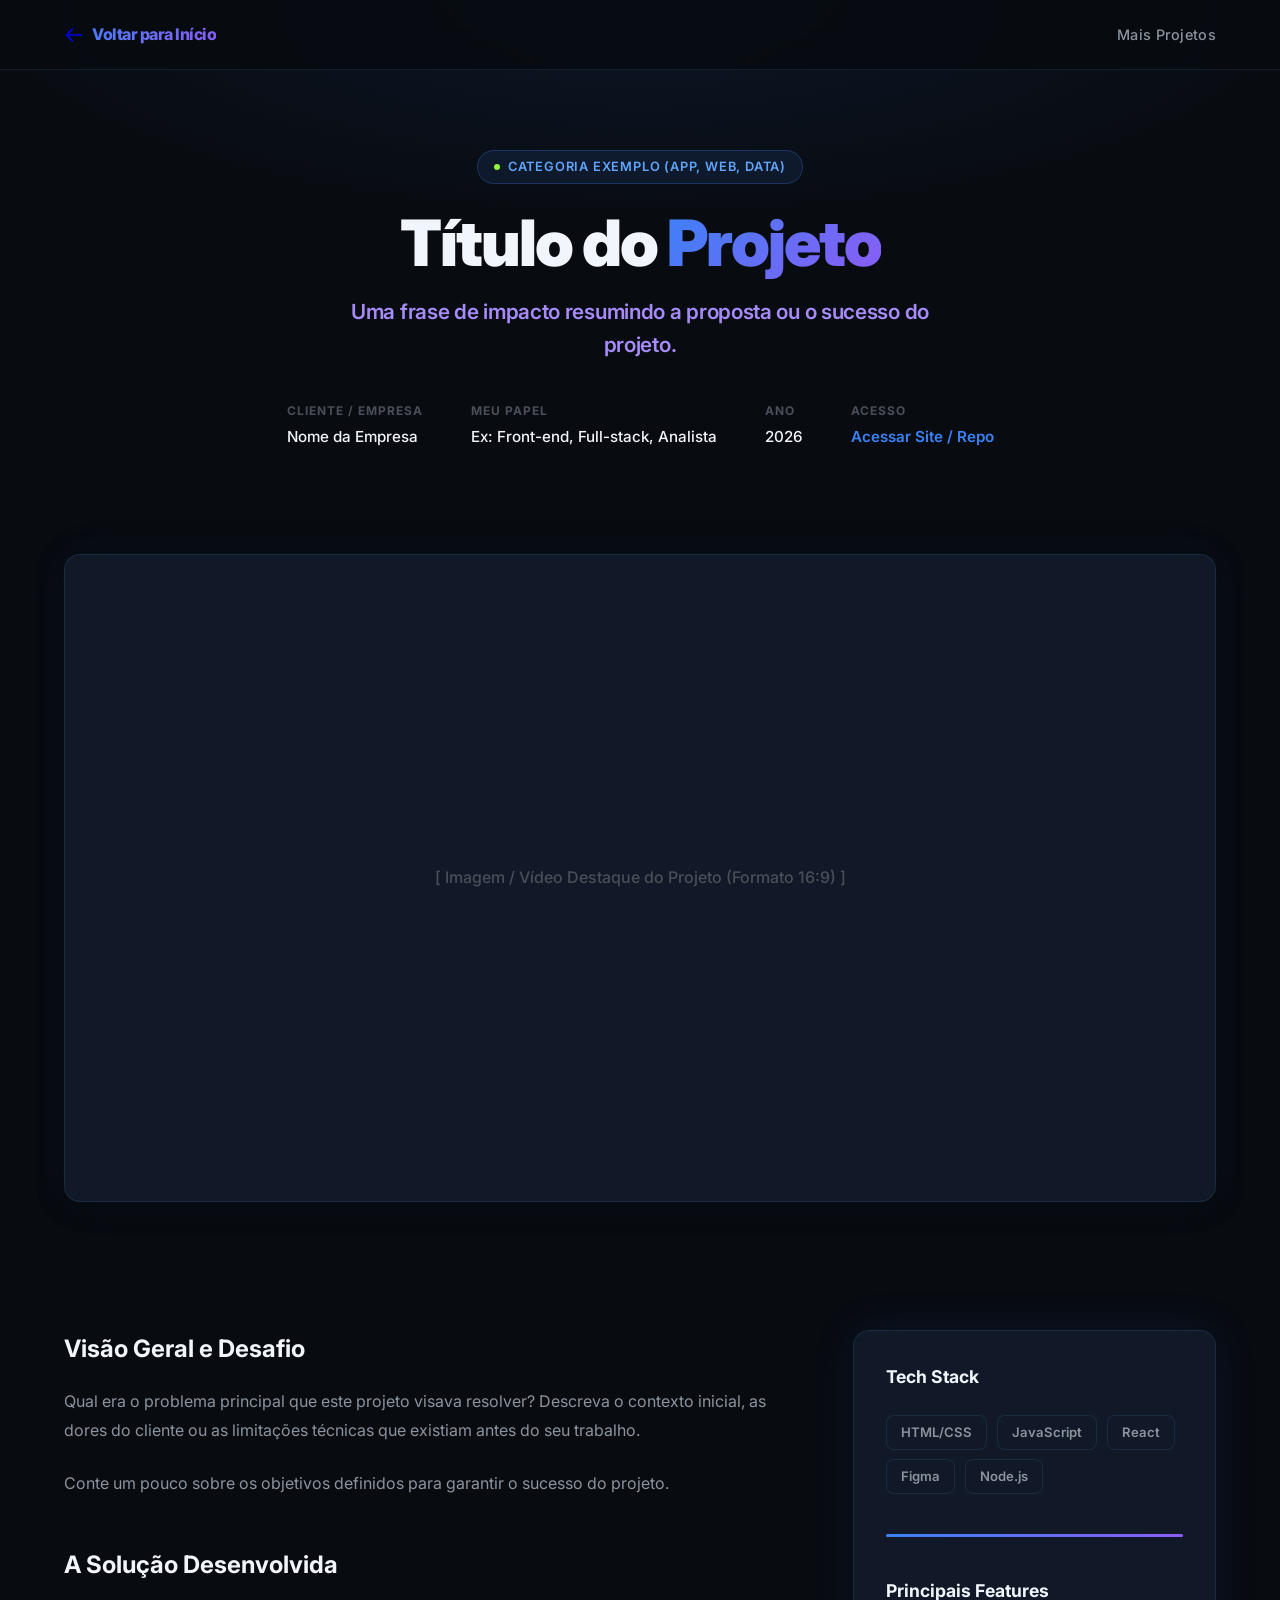
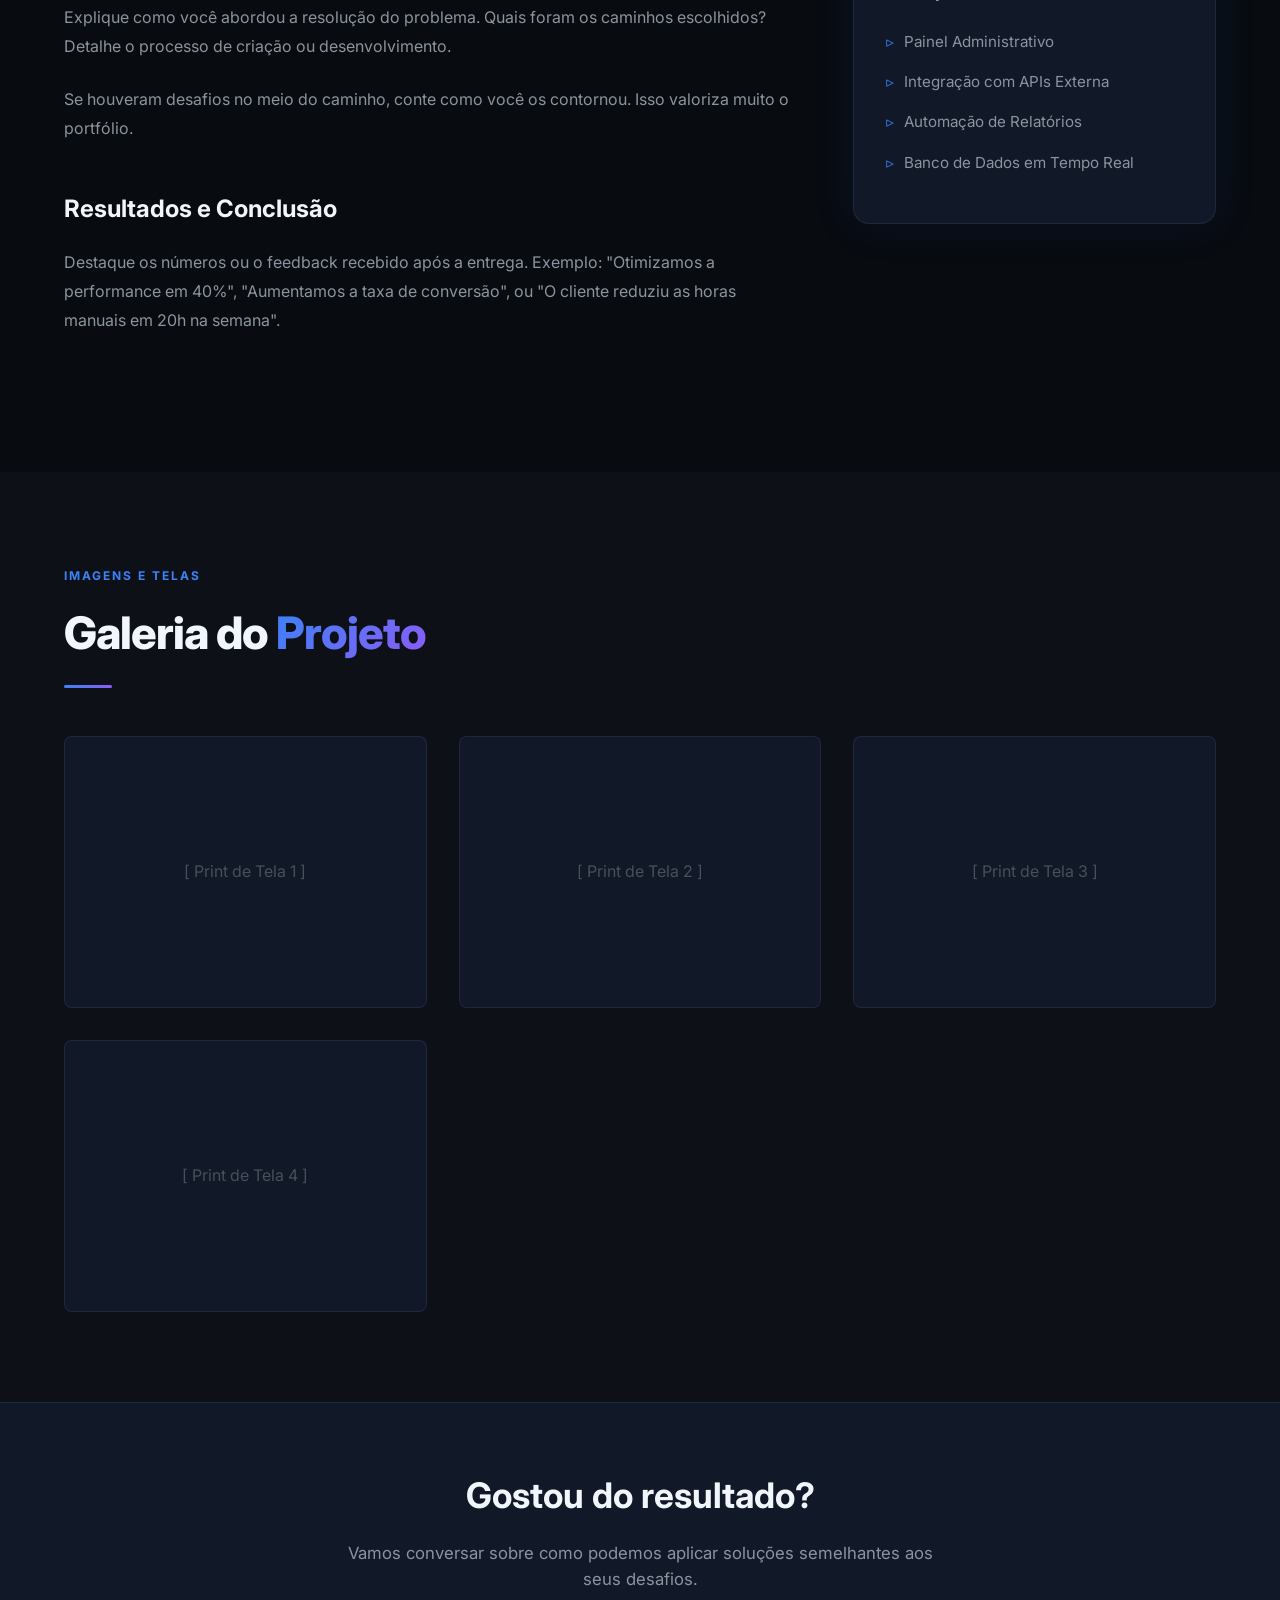
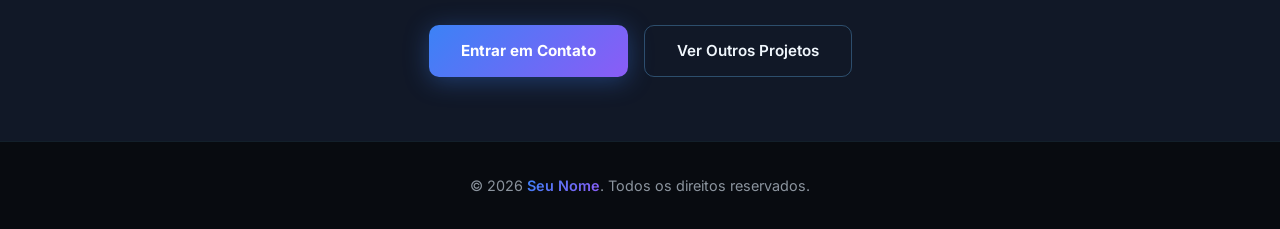
<file: boilerplate2.html>
<!DOCTYPE html>
<html lang="pt-BR">

<head>
  <meta charset="UTF-8" />
  <meta name="viewport" content="width=device-width, initial-scale=1.0" />
  <title>Nome do Projeto — Portfólio</title>
  <meta name="description" content="Detalhes do projeto e estudo de caso." />
  <link rel="stylesheet" href="style.css" />
  <link rel="preconnect" href="https://fonts.googleapis.com" />
  <link rel="preconnect" href="https://fonts.gstatic.com" crossorigin />
  <style>
    /* Estilos específicos para a página de projeto */
    .project-header {
      padding: 150px clamp(1.5rem, 5vw, 5rem) 4rem;
      text-align: center;
      background: radial-gradient(ellipse 80% 60% at 50% 0%, rgba(59, 130, 246, 0.1) 0%, transparent 70%);
    }
    
    .project-meta {
      display: flex;
      justify-content: center;
      gap: 3rem;
      margin: 2.5rem 0;
      flex-wrap: wrap;
    }
    
    .meta-item {
      display: flex;
      flex-direction: column;
      text-align: left;
    }
    
    .meta-label {
      font-size: 0.75rem;
      color: var(--text-muted);
      text-transform: uppercase;
      letter-spacing: 1px;
      font-weight: 700;
      margin-bottom: 0.3rem;
    }
    
    .meta-value {
      color: var(--text-primary);
      font-weight: 500;
      font-size: 0.95rem;
    }
    
    .project-cover {
      max-width: 1200px;
      margin: 0 auto 4rem;
      border-radius: var(--radius);
      overflow: hidden;
      border: 1px solid var(--border);
      box-shadow: var(--shadow-card), 0 0 40px rgba(59, 130, 246, 0.08);
      aspect-ratio: 16/9;
      background: var(--bg-card);
      display: flex;
      align-items: center;
      justify-content: center;
      color: var(--text-muted);
      font-weight: 500;
    }
    
    .project-cover img {
      width: 100%;
      height: 100%;
      object-fit: cover;
      display: block;
    }
    
    .project-content-grid {
      display: grid;
      grid-template-columns: 2fr 1fr;
      gap: 4rem;
      max-width: 1200px;
      margin: 0 auto;
    }
    
    @media (max-width: 900px) {
      .project-content-grid {
        grid-template-columns: 1fr;
      }
    }
    
    .content-block {
      margin-bottom: 3rem;
    }
    
    .content-block h3 {
      font-size: 1.5rem;
      margin-bottom: 1.2rem;
      color: var(--text-primary);
    }
    
    .content-block p {
      color: var(--text-secondary);
      line-height: 1.8;
      margin-bottom: 1.5rem;
    }
    
    .gallery-grid {
      display: grid;
      grid-template-columns: repeat(auto-fill, minmax(350px, 1fr));
      gap: 2rem;
      margin-top: 3rem;
    }
    
    .gallery-item {
      border-radius: var(--radius-sm);
      overflow: hidden;
      border: 1px solid var(--border);
      background: var(--bg-card);
      aspect-ratio: 4/3;
      display: flex;
      align-items: center;
      justify-content: center;
      color: var(--text-muted);
    }
    
    .gallery-item img {
      width: 100%;
      height: 100%;
      object-fit: cover;
    }
    
    .next-project {
      background: var(--bg-card);
      border-top: 1px solid var(--border);
      padding: 4rem 2rem;
      text-align: center;
    }
  </style>
</head>

<body>

  <!-- ════════ NAV (Botão de Voltar) ════════ -->
  <nav id="navbar">
    <a href="index.html" class="nav-logo" style="display: flex; align-items: center; gap: 8px; font-size: 1rem;">
      <svg width="20" height="20" fill="none" viewBox="0 0 24 24" stroke="currentColor" stroke-width="2">
        <path stroke-linecap="round" stroke-linejoin="round" d="M10 19l-7-7m0 0l7-7m-7 7h18" />
      </svg>
      Voltar para Início
    </a>
    <ul class="nav-links" id="navLinks">
      <li><a href="index.html#projects">Mais Projetos</a></li>
    </ul>
  </nav>

  <!-- ════════ PROJECT HEADER ════════ -->
  <header class="project-header fade-in">
    <div class="hero-badge">Categoria Exemplo (App, Web, Data)</div>
    <h1 class="hero-title" style="font-size: clamp(2.5rem, 5vw, 4rem);">Título do <span>Projeto</span></h1>
    <p class="hero-subtitle" style="max-width: 600px; margin: 0 auto;">Uma frase de impacto resumindo a proposta ou o sucesso do projeto.</p>
    
    <div class="project-meta fade-in fade-in-delay-1">
      <div class="meta-item">
        <span class="meta-label">Cliente / Empresa</span>
        <span class="meta-value">Nome da Empresa</span>
      </div>
      <div class="meta-item">
        <span class="meta-label">Meu Papel</span>
        <span class="meta-value">Ex: Front-end, Full-stack, Analista</span>
      </div>
      <div class="meta-item">
        <span class="meta-label">Ano</span>
        <span class="meta-value">2026</span>
      </div>
      <div class="meta-item">
        <span class="meta-label">Acesso</span>
        <span class="meta-value">
          <a href="#" target="_blank" style="color: var(--accent-blue); text-decoration: none; font-weight: 600;">Acessar Site / Repo</a>
        </span>
      </div>
    </div>
  </header>

  <!-- ════════ COVER IMAGE (Imagem Destaque) ════════ -->
  <section style="padding-top: 0; padding-bottom: 2rem;">
    <div class="project-cover fade-in fade-in-delay-2">
      <!-- <img src="assets/img/project_cover.jpg" alt="Cover do Projeto" /> -->
      [ Imagem / Vídeo Destaque do Projeto (Formato 16:9) ]
    </div>
  </section>

  <!-- ════════ PROJECT DETAILS (Case Study) ════════ -->
  <section style="padding-top: 2rem; background: transparent;">
    <div class="project-content-grid">
      
      <!-- Coluna Principal (Textos e Explicação) -->
      <div class="fade-in">
        <div class="content-block">
          <h3>Visão Geral e Desafio</h3>
          <p>
            Qual era o problema principal que este projeto visava resolver? Descreva o contexto inicial, as dores do cliente ou as limitações técnicas que existiam antes do seu trabalho.
          </p>
          <p>
            Conte um pouco sobre os objetivos definidos para garantir o sucesso do projeto.
          </p>
        </div>
        
        <div class="content-block">
          <h3>A Solução Desenvolvida</h3>
          <p>
            Explique como você abordou a resolução do problema. Quais foram os caminhos escolhidos? Detalhe o processo de criação ou desenvolvimento.
          </p>
          <p>
            Se houveram desafios no meio do caminho, conte como você os contornou. Isso valoriza muito o portfólio.
          </p>
        </div>

        <div class="content-block">
          <h3>Resultados e Conclusão</h3>
          <p>
            Destaque os números ou o feedback recebido após a entrega. Exemplo: "Otimizamos a performance em 40%", "Aumentamos a taxa de conversão", ou "O cliente reduziu as horas manuais em 20h na semana".
          </p>
        </div>
      </div>

      <!-- Coluna Secundária (Sidebar de Tech Stack / Features) -->
      <div class="fade-in fade-in-delay-1">
        <div class="about-card-float" style="padding: 2rem; position: sticky; top: 100px;">
          <h4 style="font-size: 1.1rem; margin-bottom: 1.5rem; color: var(--text-primary);">Tech Stack</h4>
          
          <div class="skills-grid">
            <span class="skill-badge cyan">HTML/CSS</span>
            <span class="skill-badge">JavaScript</span>
            <span class="skill-badge purple">React</span>
            <span class="skill-badge orange" style="--accent:orange">Figma</span>
            <span class="skill-badge">Node.js</span>
          </div>

          <div class="section-divider" style="margin: 2.5rem 0; width: 100%;"></div>

          <h4 style="font-size: 1.1rem; margin-bottom: 1.5rem; color: var(--text-primary);">Principais Features</h4>
          <ul style="list-style: none; color: var(--text-secondary); font-size: 0.95rem;">
            <li style="margin-bottom: 1rem; display: flex; gap: 10px;">
              <span style="color: var(--accent-blue);">▹</span> Painel Administrativo
            </li>
            <li style="margin-bottom: 1rem; display: flex; gap: 10px;">
              <span style="color: var(--accent-blue);">▹</span> Integração com APIs Externa
            </li>
            <li style="margin-bottom: 1rem; display: flex; gap: 10px;">
              <span style="color: var(--accent-blue);">▹</span> Automação de Relatórios
            </li>
            <li style="margin-bottom: 1rem; display: flex; gap: 10px;">
              <span style="color: var(--accent-blue);">▹</span> Banco de Dados em Tempo Real
            </li>
          </ul>
        </div>
      </div>

    </div>
  </section>

  <!-- ════════ GALLERY / SCREENSHOTS ════════ -->
  <section style="background: var(--bg-secondary);">
    <div style="max-width: 1200px; margin: 0 auto;">
      <div class="fade-in">
        <span class="section-label">Imagens e Telas</span>
        <h2 class="section-title">Galeria do <span>Projeto</span></h2>
        <div class="section-divider"></div>
      </div>

      <div class="gallery-grid fade-in fade-in-delay-1">
        <div class="gallery-item">
           <!-- <img src="assets/img/screen1.jpg" alt="Tela 1" /> -->
           [ Print de Tela 1 ]
        </div>
        <div class="gallery-item">
           [ Print de Tela 2 ]
        </div>
        <div class="gallery-item">
           [ Print de Tela 3 ]
        </div>
        <div class="gallery-item">
           [ Print de Tela 4 ]
        </div>
      </div>
    </div>
  </section>

  <!-- ════════ CALL TO ACTION / NEXT PROJECT ════════ -->
  <section class="next-project">
    <div class="fade-in" style="max-width: 600px; margin: 0 auto;">
      <h2 style="font-size: clamp(1.8rem, 4vw, 2.2rem); margin-bottom: 1rem;">Gostou do resultado?</h2>
      <p style="color: var(--text-secondary); margin-bottom: 2rem; font-size: 1.05rem;">
        Vamos conversar sobre como podemos aplicar soluções semelhantes aos seus desafios.
      </p>
      <div style="display: flex; gap: 1rem; justify-content: center; flex-wrap: wrap;">
        <a href="index.html#contact" class="btn-primary">Entrar em Contato</a>
        <a href="index.html#projects" class="btn-secondary">Ver Outros Projetos</a>
      </div>
    </div>
  </section>

  <!-- ════════ FOOTER ════════ -->
  <footer style="text-align: center; padding: 2rem; border-top: 1px solid var(--border);">
    <p style="color: var(--text-secondary); font-size: 0.9rem;">© 2026 <span style="color: var(--text-primary); font-weight: 600;">Seu Nome</span>. Todos os direitos reservados.</p>
  </footer>

  <script src="main.js"></script>
</body>

</html>
</file>
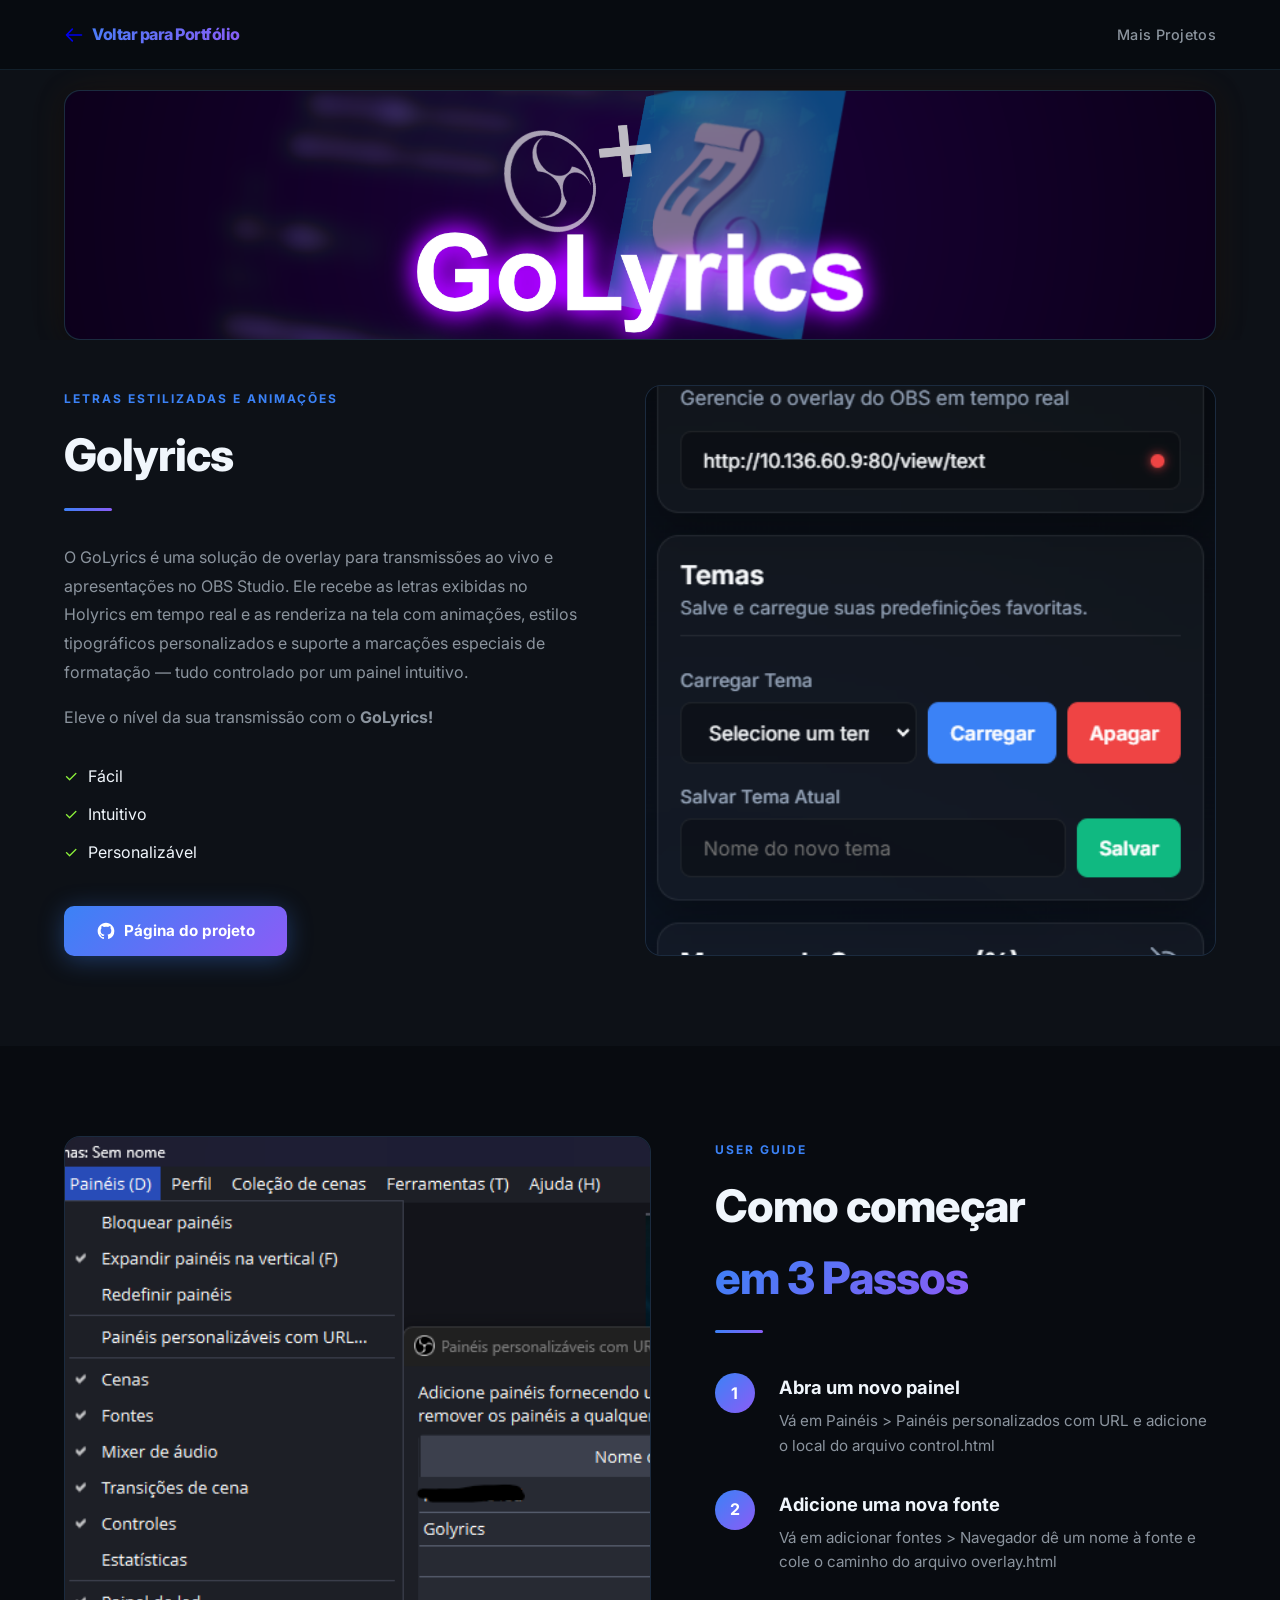
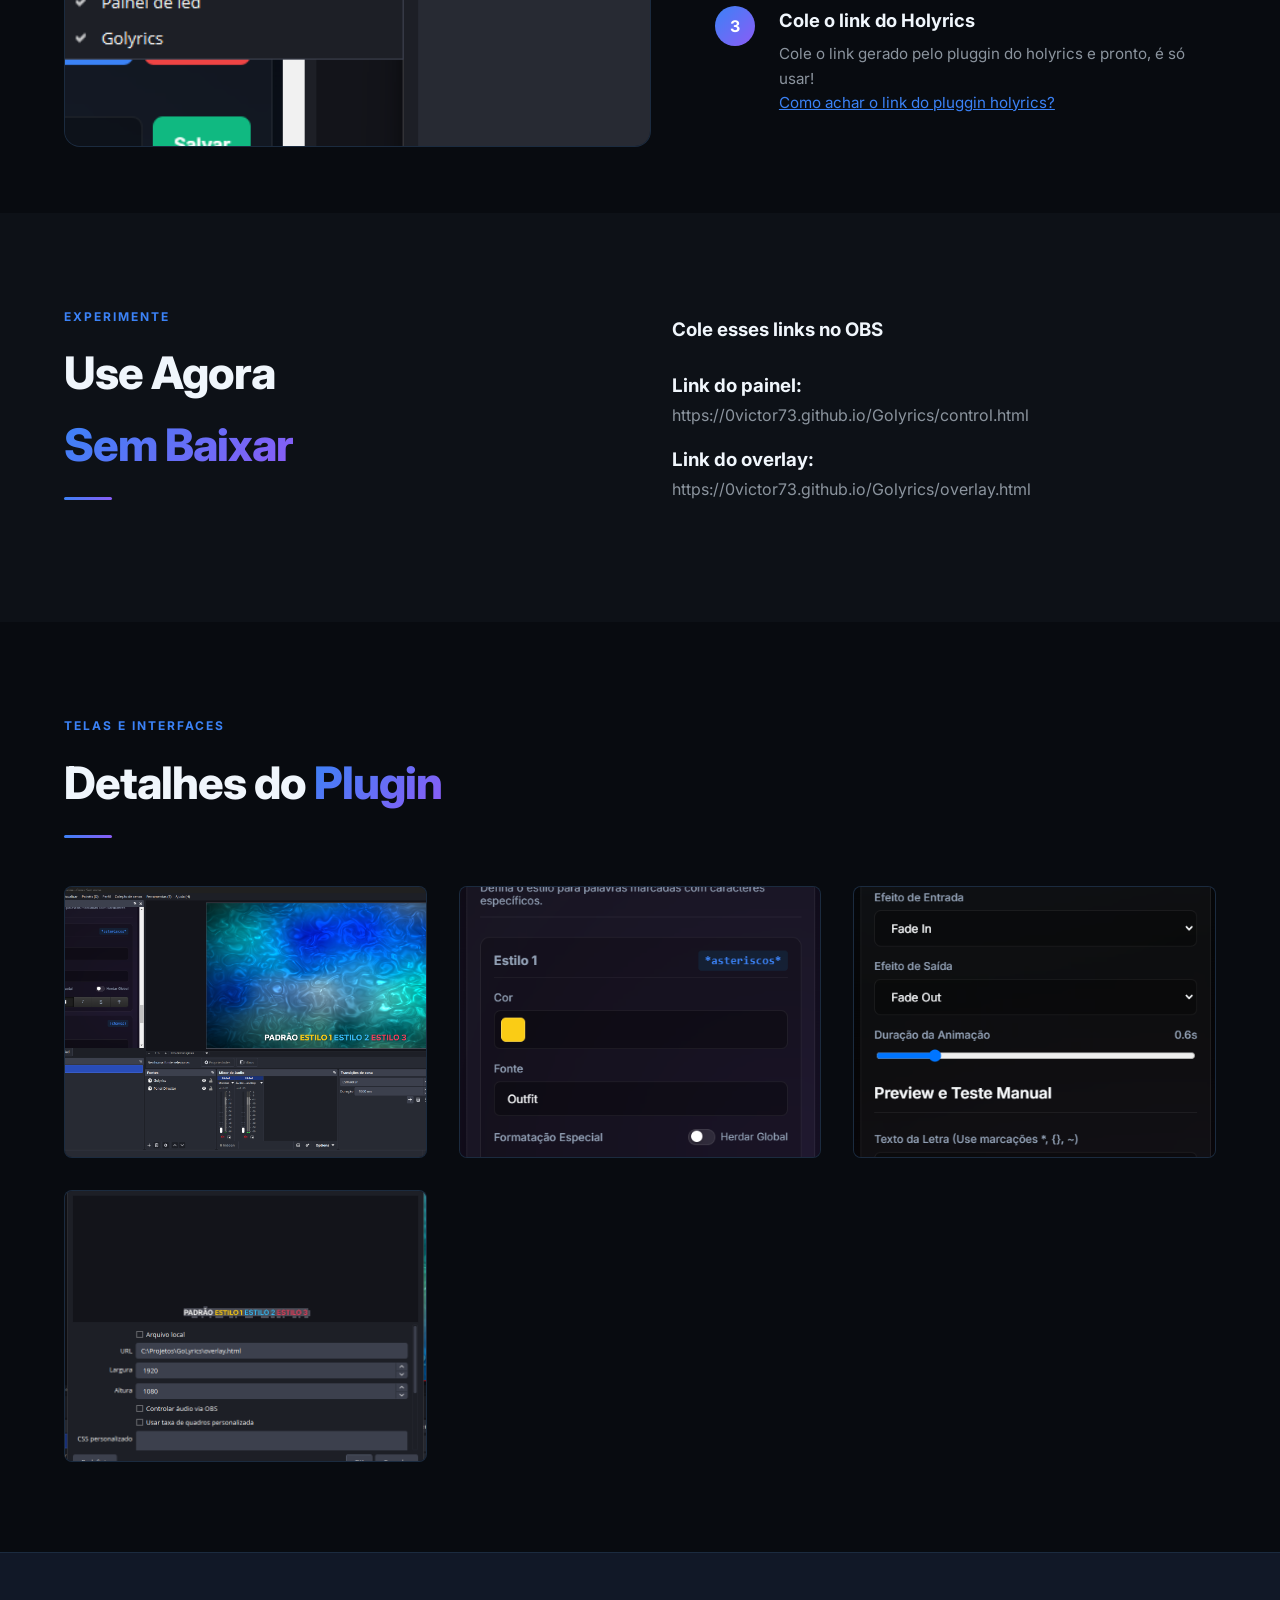
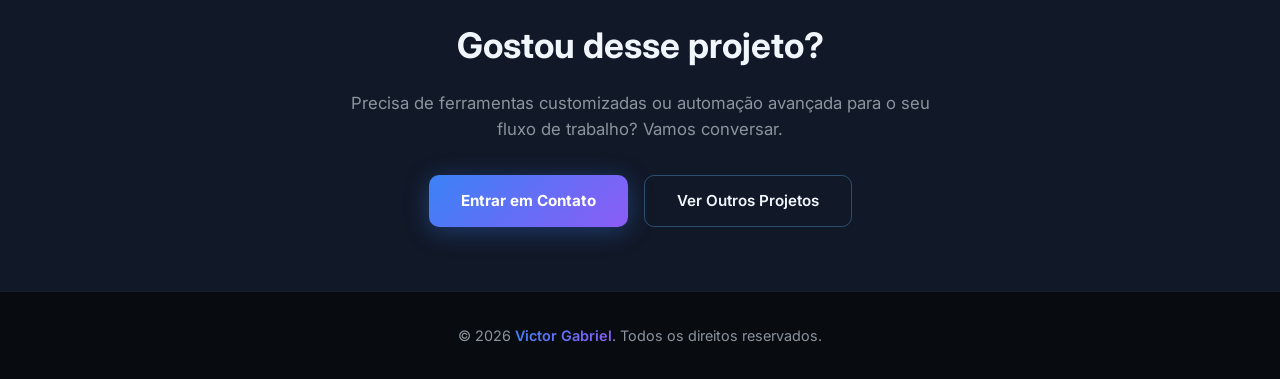
<file: Golyrics.html>
<!DOCTYPE html>
<html lang="pt-BR">

<head>
  <meta charset="UTF-8" />
  <meta name="viewport" content="width=device-width, initial-scale=1.0" />
  <title>Golyrics</title>
  <meta name="description"
    content="Desenvolvimento de plugins nativos para OBS Studio focado no gerenciamento de elementos de transmissão ao vivo de alta performance." />
  <link rel="stylesheet" href="style.css" />
  <link rel="preconnect" href="https://fonts.googleapis.com" />
  <link rel="preconnect" href="https://fonts.gstatic.com" crossorigin />
</head>

<body>

  <!-- ════════ NAV (Botão de Voltar) ════════ -->
  <nav id="navbar">
    <a href="index.html" class="nav-logo" style="display: flex; align-items: center; gap: 8px; font-size: 1rem;">
      <svg width="20" height="20" fill="none" viewBox="0 0 24 24" stroke="currentColor" stroke-width="2">
        <path stroke-linecap="round" stroke-linejoin="round" d="M10 19l-7-7m0 0l7-7m-7 7h18" />
      </svg>
      Voltar para Portfólio
    </a>
    <ul class="nav-links" id="navLinks">
      <li><a href="index.html#projects">Mais Projetos</a></li>
    </ul>
  </nav>

  <!-- ════════ COVER IMAGE (Imagem Destaque) ════════ -->
  <section style="padding-bottom: 0; background: var(--bg-secondary);">
    <div class="project-cover fade-in fade-in-delay-2" style="height: 250px; aspect-ratio: unset; margin-bottom: 0;">
      <!-- Imagem referenciada no index.html -->
      <img src="assets/img/Golyrics0.2.png" alt="Golyrics"
        style="width: 100%; height: 100%; object-fit: cover; border-radius: inherit;"
        onerror="this.style.display='none'; this.parentNode.innerHTML='[ Imagem project_obs.png ]';" />
    </div>
  </section>

  <!-- ═══════ CONTENT / VALUE PROPOSITION (Storytelling / Introdução) ═══════-->



  <!-- Conforme imagens: Split Layout (Texto de um lado, imagem do outro) -->
  <section id="value-proposition" style="background: var(--bg-secondary); padding-top: clamp(2.5rem, 5vh, 4rem);">
    <div class="grid-2" style="max-width: 1200px; margin: 0 auto;">
      <div class="fade-in">
        <span class="section-label">Letras Estilizadas e Animações</span>
        <h2 class="section-title">Golyrics</h2>
        <div class="section-divider"></div>
        <p style="color: var(--text-secondary); margin-bottom: 1rem; line-height: 1.8;">
          O GoLyrics é uma solução de overlay para transmissões ao vivo e apresentações no OBS Studio. Ele recebe as
          letras exibidas no Holyrics em tempo real e as renderiza na tela com animações, estilos tipográficos
          personalizados e suporte a marcações especiais de formatação — tudo controlado por um painel intuitivo.
        </p>
        <p style="color: var(--text-secondary); margin-bottom: 2rem; line-height: 1.8;">
          Eleve o nível da sua transmissão com o <b>GoLyrics!</b>
        </p>
        <ul style="list-style: none; color: var(--text-primary); margin-bottom: 2.5rem;">
          <li style="margin-bottom: 0.8rem; display: flex; align-items: center; gap: 10px;">
            <div style="color: var(--status-disponivel);">✓</div> Fácil
          </li>
          <li style="margin-bottom: 0.8rem; display: flex; align-items: center; gap: 10px;">
            <div style="color: var(--status-disponivel);">✓</div> Intuitivo
          </li>
          <li style="margin-bottom: 0.8rem; display: flex; align-items: center; gap: 10px;">
            <div style="color: var(--status-disponivel);">✓</div> Personalizável
          </li>
        </ul>
        <a href="https://github.com/0victor73/Golyrics" class="btn-primary"><svg width="20" height="20"
            fill="currentColor" viewBox="0 0 24 24" aria-hidden="true">
            <path fill-rule="evenodd"
              d="M12 2C6.477 2 2 6.484 2 12.017c0 4.425 2.865 8.18 6.839 9.504.5.092.682-.217.682-.483 0-.237-.008-.868-.013-1.703-2.782.605-3.369-1.343-3.369-1.343-.454-1.158-1.11-1.466-1.11-1.466-.908-.62.069-.608.069-.608 1.003.07 1.531 1.032 1.531 1.032.892 1.53 2.341 1.088 2.91.832.092-.647.35-1.088.636-1.338-2.22-.253-4.555-1.113-4.555-4.951 0-1.093.39-1.988 1.029-2.688-.103-.253-.446-1.272.098-2.65 0 0 .84-.27 2.75 1.026A9.564 9.564 0 0112 6.844c.85.004 1.705.115 2.504.337 1.909-1.296 2.747-1.027 2.747-1.027.546 1.379.202 2.398.1 2.651.64.7 1.028 1.595 1.028 2.688 0 3.848-2.339 4.695-4.566 4.943.359.309.678.92.678 1.855 0 1.338-.012 2.419-.012 2.747 0 .268.18.58.688.482A10.019 10.019 0 0022 12.017C22 6.484 17.522 2 12 2z"
              clip-rule="evenodd" />
          </svg>
          Página do projeto</a>
      </div>
      <div class="fade-in" style="height: 100%;">
        <div class="image-placeholder" style="aspect-ratio: 1 / 1; min-height: unset;">
          <img src="assets/img/Golyrics1.png" alt="" style="width: 100%; height: 100%; object-fit: cover; object-position: center; display: block;">
        </div>
      </div>
    </div>
  </section>

  <section id="how-it-works">
    <div class="grid-2" style="max-width: 1200px; margin: 0 auto;">
      <div class="fade-in" style="height: 100%;">
        <div class="image-placeholder" style="aspect-ratio: 1 / 1; min-height: unset;">
          <img src="assets/img/Golyrics6.png" alt="" style="width: 100%; height: 100%; object-fit: cover; object-position: center; display: block;">
        </div>
      </div>
      <div class="fade-in" style="order: 1;">
        <span class="section-label">User Guide</span>
        <h2 class="section-title">Como começar<br /><span>em 3 Passos</span></h2>
        <div class="section-divider"></div>
        
        <div style="margin-top: 2.5rem;">
          <div class="step-item">
            <div class="step-number">1</div>
            <div>
              <h4 style="font-size: 1.15rem; margin-bottom: 0.4rem;">Abra um novo painel</h4>
              <p style="color: var(--text-secondary); font-size: 0.95rem; line-height: 1.6;">Vá em Painéis > Painéis personalizados com URL e adicione o local do arquivo control.html</p>
            </div>
          </div>
          <div class="step-item">
            <div class="step-number">2</div>
            <div>
              <h4 style="font-size: 1.15rem; margin-bottom: 0.4rem;">Adicione uma nova fonte</h4>
              <p style="color: var(--text-secondary); font-size: 0.95rem; line-height: 1.6;">Vá em adicionar fontes > Navegador dê um nome à fonte e cole o caminho do arquivo overlay.html</p>
            </div>
          </div>
          <div class="step-item">
            <div class="step-number">3</div>
            <div>
              <h4 style="font-size: 1.15rem; margin-bottom: 0.4rem;">Cole o link do Holyrics</h4>
              <p style="color: var(--text-secondary); font-size: 0.95rem; line-height: 1.6;">Cole o link gerado pelo pluggin do holyrics e pronto, é só usar!</br> <a href="https://somaovivo.org/forum/threads/usar-a-biblia-letra-do-holyrics-em-lives-no-obs.16600/" target="_blank" style="color: var(--accent-blue); font-size: 0.95rem;">Como achar o link do pluggin holyrics?</a></p>
            </div>
          </div>
        </div>
      </div>
    </div>
  </section>

  <section style="background: var(--bg-secondary)">
    <div class="grid-2" style="max-width: 1200px; margin: 0 auto;">
      <div class="fade-in" >
        <span class="section-label">EXPERIMENTE</span>
        <h2 class="section-title">Use Agora<br /><span>Sem Baixar</span></h2>
        <div class="section-divider"></div>
      </div>
      <div>
        <h3>Cole esses links no OBS</h3><br>
        <h3>Link do painel: </h3>
        <p style="color: var(--text-secondary); margin-bottom: 1rem; line-height: 1.8;">
          https://0victor73.github.io/Golyrics/control.html 
        </p>
        <h3>Link do overlay:</h3>
        <p style="color: var(--text-secondary); margin-bottom: 1rem; line-height: 1.8;"> https://0victor73.github.io/Golyrics/overlay.html</p>
      </div>
      
    </div>
  </section>

  <!-- ════════ GALLERY / SCREENSHOTS ════════ -->
  <section style="background: var(--bg-primary);">
    <div style="max-width: 1200px; margin: 0 auto;">
      <div class="fade-in">
        <span class="section-label">Telas e Interfaces</span>
        <h2 class="section-title">Detalhes do <span>Plugin</span></h2>
        <div class="section-divider"></div>
      </div>

      <div class="gallery-grid fade-in fade-in-delay-1">
        <div class="gallery-item">
          <img src="assets/img/Golyrics2.png" alt="">
        </div>
        <div class="gallery-item">
          <img src="assets/img/Golyrics3.png" alt="">
        </div>
        <div class="gallery-item">
          <img src="assets/img/Golyrics4.png" alt="">
        </div>
        <div class="gallery-item">
          <img src="assets/img/Golyrics5.png" alt="">
        </div>
      </div>
    </div>
  </section>

  <!-- ════════ CALL TO ACTION / NEXT PROJECT ════════ -->
  <section class="next-project">
    <div class="fade-in" style="max-width: 600px; margin: 0 auto;">
      <h2 style="font-size: clamp(1.8rem, 4vw, 2.2rem); margin-bottom: 1rem;">Gostou desse projeto?</h2>
      <p style="color: var(--text-secondary); margin-bottom: 2rem; font-size: 1.05rem;">
        Precisa de ferramentas customizadas ou automação avançada para o seu fluxo de trabalho? Vamos conversar.
      </p>
      <div style="display: flex; gap: 1rem; justify-content: center; flex-wrap: wrap;">
        <a href="index.html#contact" class="btn-primary">Entrar em Contato</a>
        <a href="index.html#projects" class="btn-secondary">Ver Outros Projetos</a>
      </div>
    </div>
  </section>

  <!-- ════════ FOOTER ════════ -->
  <footer style="text-align: center; padding: 2rem; border-top: 1px solid var(--border);">
    <p style="color: var(--text-secondary); font-size: 0.9rem;">© 2026 <span
        style="color: var(--text-primary); font-weight: 600;">Victor Gabriel</span>. Todos os direitos reservados.</p>
  </footer>

  <script src="main.js"></script>
  <script src="lightbox.js"></script>
</body>

</html>
</file>
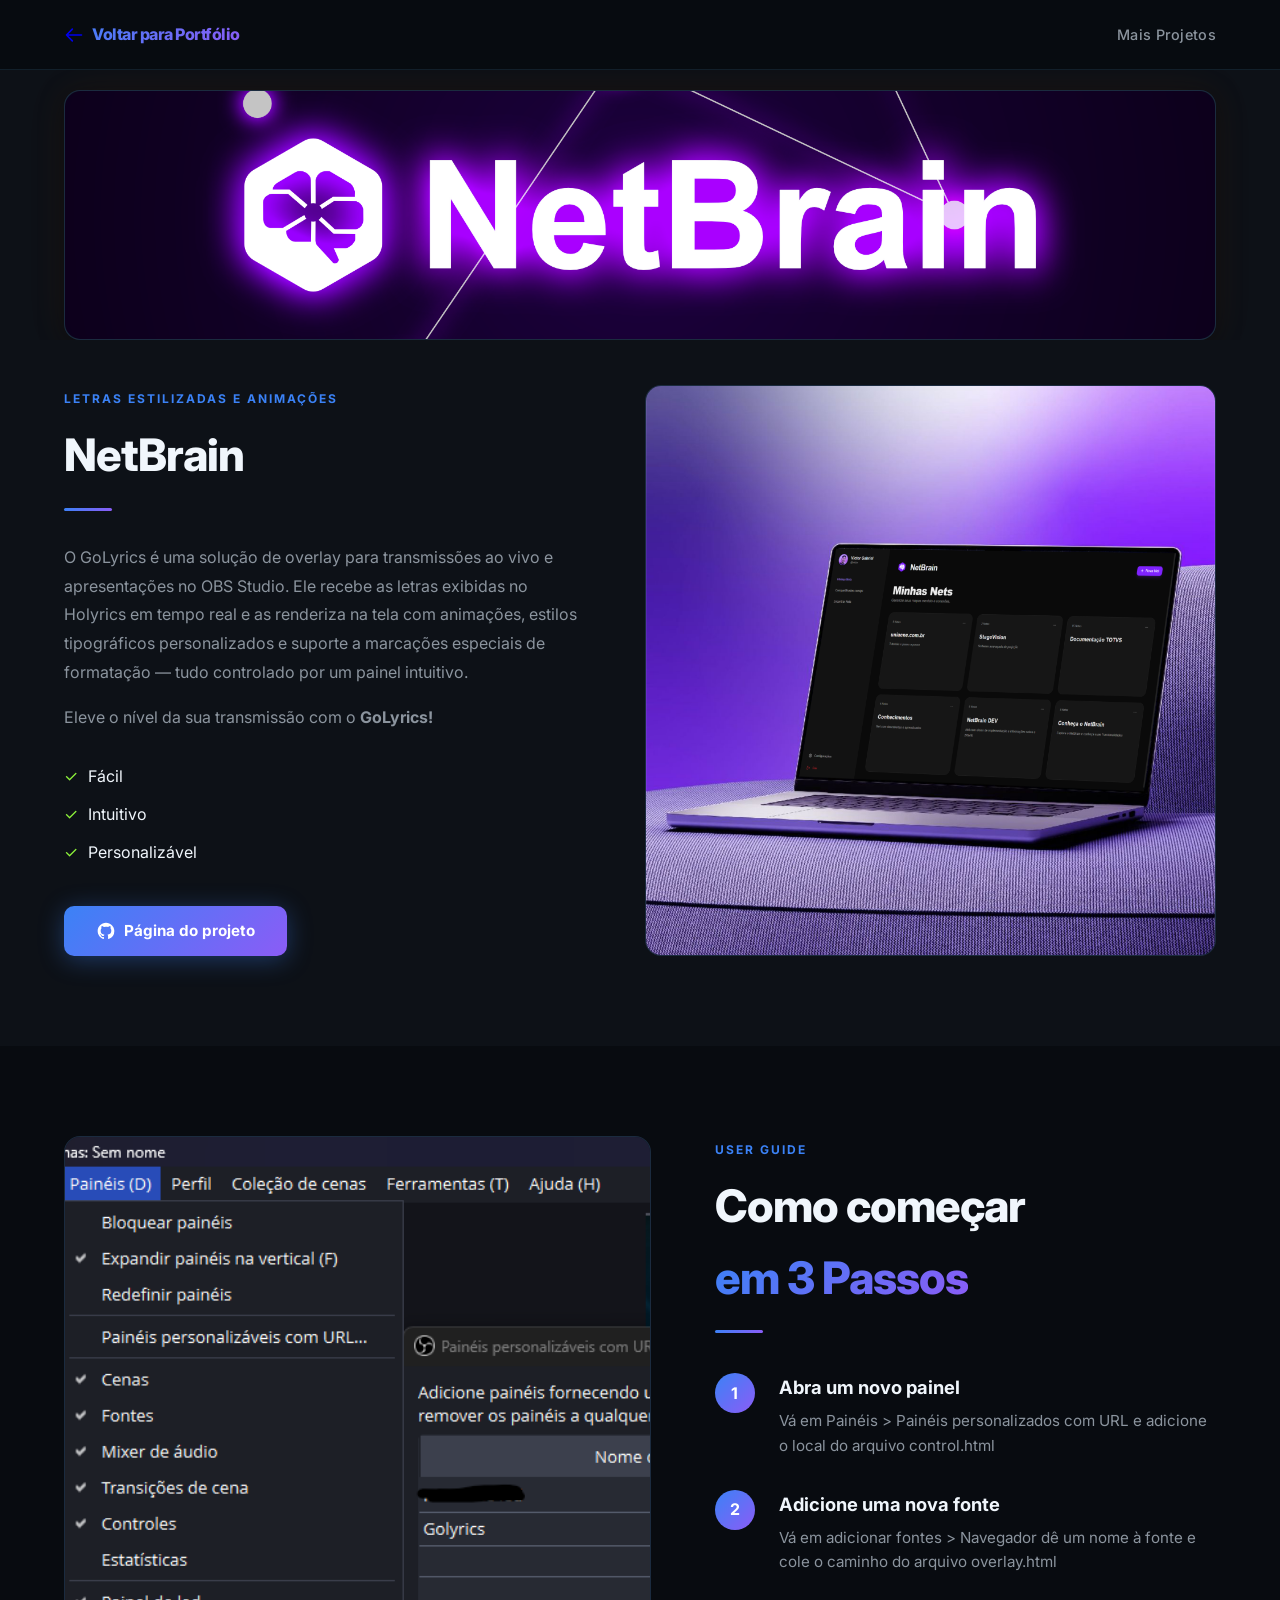
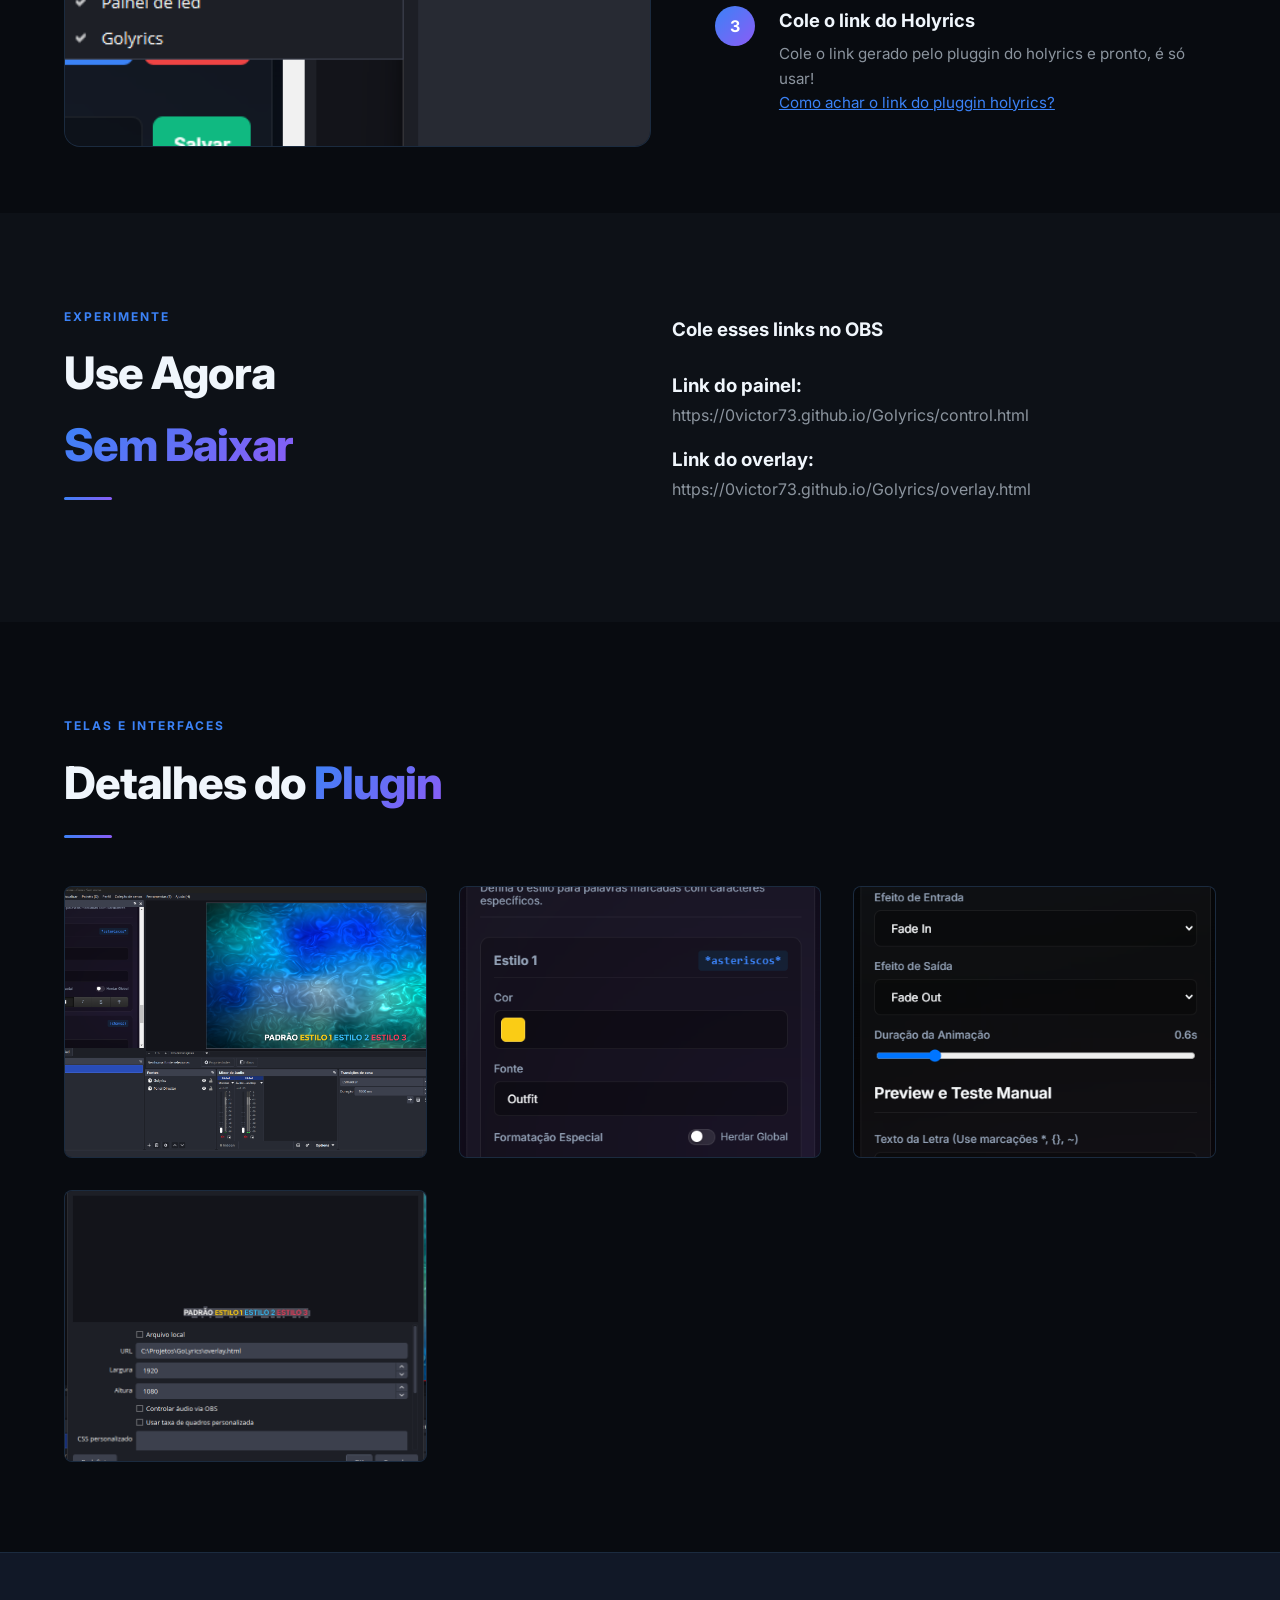
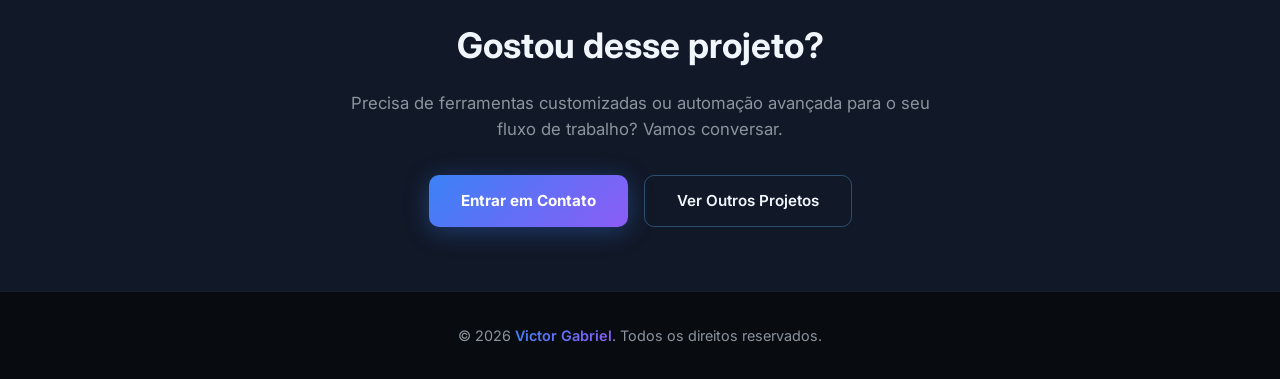
<file: NetBrain.html>
<!DOCTYPE html>
<html lang="pt-BR">

<head>
  <meta charset="UTF-8" />
  <meta name="viewport" content="width=device-width, initial-scale=1.0" />
  <title>NetBrain</title>
  <meta name="description"
    content="Desenvolvimento de plugins nativos para OBS Studio focado no gerenciamento de elementos de transmissão ao vivo de alta performance." />
  <link rel="stylesheet" href="style.css" />
  <link rel="preconnect" href="https://fonts.googleapis.com" />
  <link rel="preconnect" href="https://fonts.gstatic.com" crossorigin />
</head>

<body>

  <!-- ════════ NAV (Botão de Voltar) ════════ -->
  <nav id="navbar">
    <a href="index.html" class="nav-logo" style="display: flex; align-items: center; gap: 8px; font-size: 1rem;">
      <svg width="20" height="20" fill="none" viewBox="0 0 24 24" stroke="currentColor" stroke-width="2">
        <path stroke-linecap="round" stroke-linejoin="round" d="M10 19l-7-7m0 0l7-7m-7 7h18" />
      </svg>
      Voltar para Portfólio
    </a>
    <ul class="nav-links" id="navLinks">
      <li><a href="index.html#projects">Mais Projetos</a></li>
    </ul>
  </nav>

  <!-- ════════ COVER IMAGE (Imagem Destaque) ════════ -->
  <section style="padding-bottom: 0; background: var(--bg-secondary);">
    <div class="project-cover fade-in fade-in-delay-2" style="height: 250px; aspect-ratio: unset; margin-bottom: 0;">
      <!-- Imagem referenciada no index.html -->
      <img src="assets/img/project_netbrain.png" alt="NetBrain"
        style="width: 100%; height: 100%; object-fit: cover; border-radius: inherit;"
        onerror="this.style.display='none'; this.parentNode.innerHTML='[ Imagem project_obs.png ]';" />
    </div>
  </section>

  <!-- ═══════ CONTENT / VALUE PROPOSITION (Storytelling / Introdução) ═══════-->



  <!-- Conforme imagens: Split Layout (Texto de um lado, imagem do outro) -->
  <section id="value-proposition" style="background: var(--bg-secondary); padding-top: clamp(2.5rem, 5vh, 4rem);">
    <div class="grid-2" style="max-width: 1200px; margin: 0 auto;">
      <div class="fade-in">
        <span class="section-label">Letras Estilizadas e Animações</span>
        <h2 class="section-title">NetBrain</h2>
        <div class="section-divider"></div>
        <p style="color: var(--text-secondary); margin-bottom: 1rem; line-height: 1.8;">
          O GoLyrics é uma solução de overlay para transmissões ao vivo e apresentações no OBS Studio. Ele recebe as
          letras exibidas no Holyrics em tempo real e as renderiza na tela com animações, estilos tipográficos
          personalizados e suporte a marcações especiais de formatação — tudo controlado por um painel intuitivo.
        </p>
        <p style="color: var(--text-secondary); margin-bottom: 2rem; line-height: 1.8;">
          Eleve o nível da sua transmissão com o <b>GoLyrics!</b>
        </p>
        <ul style="list-style: none; color: var(--text-primary); margin-bottom: 2.5rem;">
          <li style="margin-bottom: 0.8rem; display: flex; align-items: center; gap: 10px;">
            <div style="color: var(--status-disponivel);">✓</div> Fácil
          </li>
          <li style="margin-bottom: 0.8rem; display: flex; align-items: center; gap: 10px;">
            <div style="color: var(--status-disponivel);">✓</div> Intuitivo
          </li>
          <li style="margin-bottom: 0.8rem; display: flex; align-items: center; gap: 10px;">
            <div style="color: var(--status-disponivel);">✓</div> Personalizável
          </li>
        </ul>
        <a href="https://github.com/0victor73/NetBrain" class="btn-primary"><svg width="20" height="20"
            fill="currentColor" viewBox="0 0 24 24" aria-hidden="true">
            <path fill-rule="evenodd"
              d="M12 2C6.477 2 2 6.484 2 12.017c0 4.425 2.865 8.18 6.839 9.504.5.092.682-.217.682-.483 0-.237-.008-.868-.013-1.703-2.782.605-3.369-1.343-3.369-1.343-.454-1.158-1.11-1.466-1.11-1.466-.908-.62.069-.608.069-.608 1.003.07 1.531 1.032 1.531 1.032.892 1.53 2.341 1.088 2.91.832.092-.647.35-1.088.636-1.338-2.22-.253-4.555-1.113-4.555-4.951 0-1.093.39-1.988 1.029-2.688-.103-.253-.446-1.272.098-2.65 0 0 .84-.27 2.75 1.026A9.564 9.564 0 0112 6.844c.85.004 1.705.115 2.504.337 1.909-1.296 2.747-1.027 2.747-1.027.546 1.379.202 2.398.1 2.651.64.7 1.028 1.595 1.028 2.688 0 3.848-2.339 4.695-4.566 4.943.359.309.678.92.678 1.855 0 1.338-.012 2.419-.012 2.747 0 .268.18.58.688.482A10.019 10.019 0 0022 12.017C22 6.484 17.522 2 12 2z"
              clip-rule="evenodd" />
          </svg>
          Página do projeto</a>
      </div>
      <div class="fade-in" style="height: 100%;">
        <div class="image-placeholder" style="aspect-ratio: 1 / 1; min-height: unset;">
          <img src="assets/img/NetBrain1.png" alt="" style="width: 100%; height: 100%; object-fit: cover; object-position: center; display: block;">
        </div>
      </div>
    </div>
  </section>

  <section id="how-it-works">
    <div class="grid-2" style="max-width: 1200px; margin: 0 auto;">
      <div class="fade-in" style="height: 100%;">
        <div class="image-placeholder" style="aspect-ratio: 1 / 1; min-height: unset;">
          <img src="assets/img/Golyrics6.png" alt="" style="width: 100%; height: 100%; object-fit: cover; object-position: center; display: block;">
        </div>
      </div>
      <div class="fade-in" style="order: 1;">
        <span class="section-label">User Guide</span>
        <h2 class="section-title">Como começar<br /><span>em 3 Passos</span></h2>
        <div class="section-divider"></div>
        
        <div style="margin-top: 2.5rem;">
          <div class="step-item">
            <div class="step-number">1</div>
            <div>
              <h4 style="font-size: 1.15rem; margin-bottom: 0.4rem;">Abra um novo painel</h4>
              <p style="color: var(--text-secondary); font-size: 0.95rem; line-height: 1.6;">Vá em Painéis > Painéis personalizados com URL e adicione o local do arquivo control.html</p>
            </div>
          </div>
          <div class="step-item">
            <div class="step-number">2</div>
            <div>
              <h4 style="font-size: 1.15rem; margin-bottom: 0.4rem;">Adicione uma nova fonte</h4>
              <p style="color: var(--text-secondary); font-size: 0.95rem; line-height: 1.6;">Vá em adicionar fontes > Navegador dê um nome à fonte e cole o caminho do arquivo overlay.html</p>
            </div>
          </div>
          <div class="step-item">
            <div class="step-number">3</div>
            <div>
              <h4 style="font-size: 1.15rem; margin-bottom: 0.4rem;">Cole o link do Holyrics</h4>
              <p style="color: var(--text-secondary); font-size: 0.95rem; line-height: 1.6;">Cole o link gerado pelo pluggin do holyrics e pronto, é só usar!</br> <a href="https://somaovivo.org/forum/threads/usar-a-biblia-letra-do-holyrics-em-lives-no-obs.16600/" target="_blank" style="color: var(--accent-blue); font-size: 0.95rem;">Como achar o link do pluggin holyrics?</a></p>
            </div>
          </div>
        </div>
      </div>
    </div>
  </section>

  <section style="background: var(--bg-secondary)">
    <div class="grid-2" style="max-width: 1200px; margin: 0 auto;">
      <div class="fade-in" >
        <span class="section-label">EXPERIMENTE</span>
        <h2 class="section-title">Use Agora<br /><span>Sem Baixar</span></h2>
        <div class="section-divider"></div>
      </div>
      <div>
        <h3>Cole esses links no OBS</h3><br>
        <h3>Link do painel: </h3>
        <p style="color: var(--text-secondary); margin-bottom: 1rem; line-height: 1.8;">
          https://0victor73.github.io/Golyrics/control.html 
        </p>
        <h3>Link do overlay:</h3>
        <p style="color: var(--text-secondary); margin-bottom: 1rem; line-height: 1.8;"> https://0victor73.github.io/Golyrics/overlay.html</p>
      </div>
      
    </div>
  </section>

  <!-- ════════ GALLERY / SCREENSHOTS ════════ -->
  <section style="background: var(--bg-primary);">
    <div style="max-width: 1200px; margin: 0 auto;">
      <div class="fade-in">
        <span class="section-label">Telas e Interfaces</span>
        <h2 class="section-title">Detalhes do <span>Plugin</span></h2>
        <div class="section-divider"></div>
      </div>

      <div class="gallery-grid fade-in fade-in-delay-1">
        <div class="gallery-item">
          <img src="assets/img/Golyrics2.png" alt="">
        </div>
        <div class="gallery-item">
          <img src="assets/img/Golyrics3.png" alt="">
        </div>
        <div class="gallery-item">
          <img src="assets/img/Golyrics4.png" alt="">
        </div>
        <div class="gallery-item">
          <img src="assets/img/Golyrics5.png" alt="">
        </div>
      </div>
    </div>
  </section>

  <!-- ════════ CALL TO ACTION / NEXT PROJECT ════════ -->
  <section class="next-project">
    <div class="fade-in" style="max-width: 600px; margin: 0 auto;">
      <h2 style="font-size: clamp(1.8rem, 4vw, 2.2rem); margin-bottom: 1rem;">Gostou desse projeto?</h2>
      <p style="color: var(--text-secondary); margin-bottom: 2rem; font-size: 1.05rem;">
        Precisa de ferramentas customizadas ou automação avançada para o seu fluxo de trabalho? Vamos conversar.
      </p>
      <div style="display: flex; gap: 1rem; justify-content: center; flex-wrap: wrap;">
        <a href="index.html#contact" class="btn-primary">Entrar em Contato</a>
        <a href="index.html#projects" class="btn-secondary">Ver Outros Projetos</a>
      </div>
    </div>
  </section>

  <!-- ════════ FOOTER ════════ -->
  <footer style="text-align: center; padding: 2rem; border-top: 1px solid var(--border);">
    <p style="color: var(--text-secondary); font-size: 0.9rem;">© 2026 <span
        style="color: var(--text-primary); font-weight: 600;">Victor Gabriel</span>. Todos os direitos reservados.</p>
  </footer>

  <script src="main.js"></script>
  <script src="lightbox.js"></script>
</body>

</html>
</file>
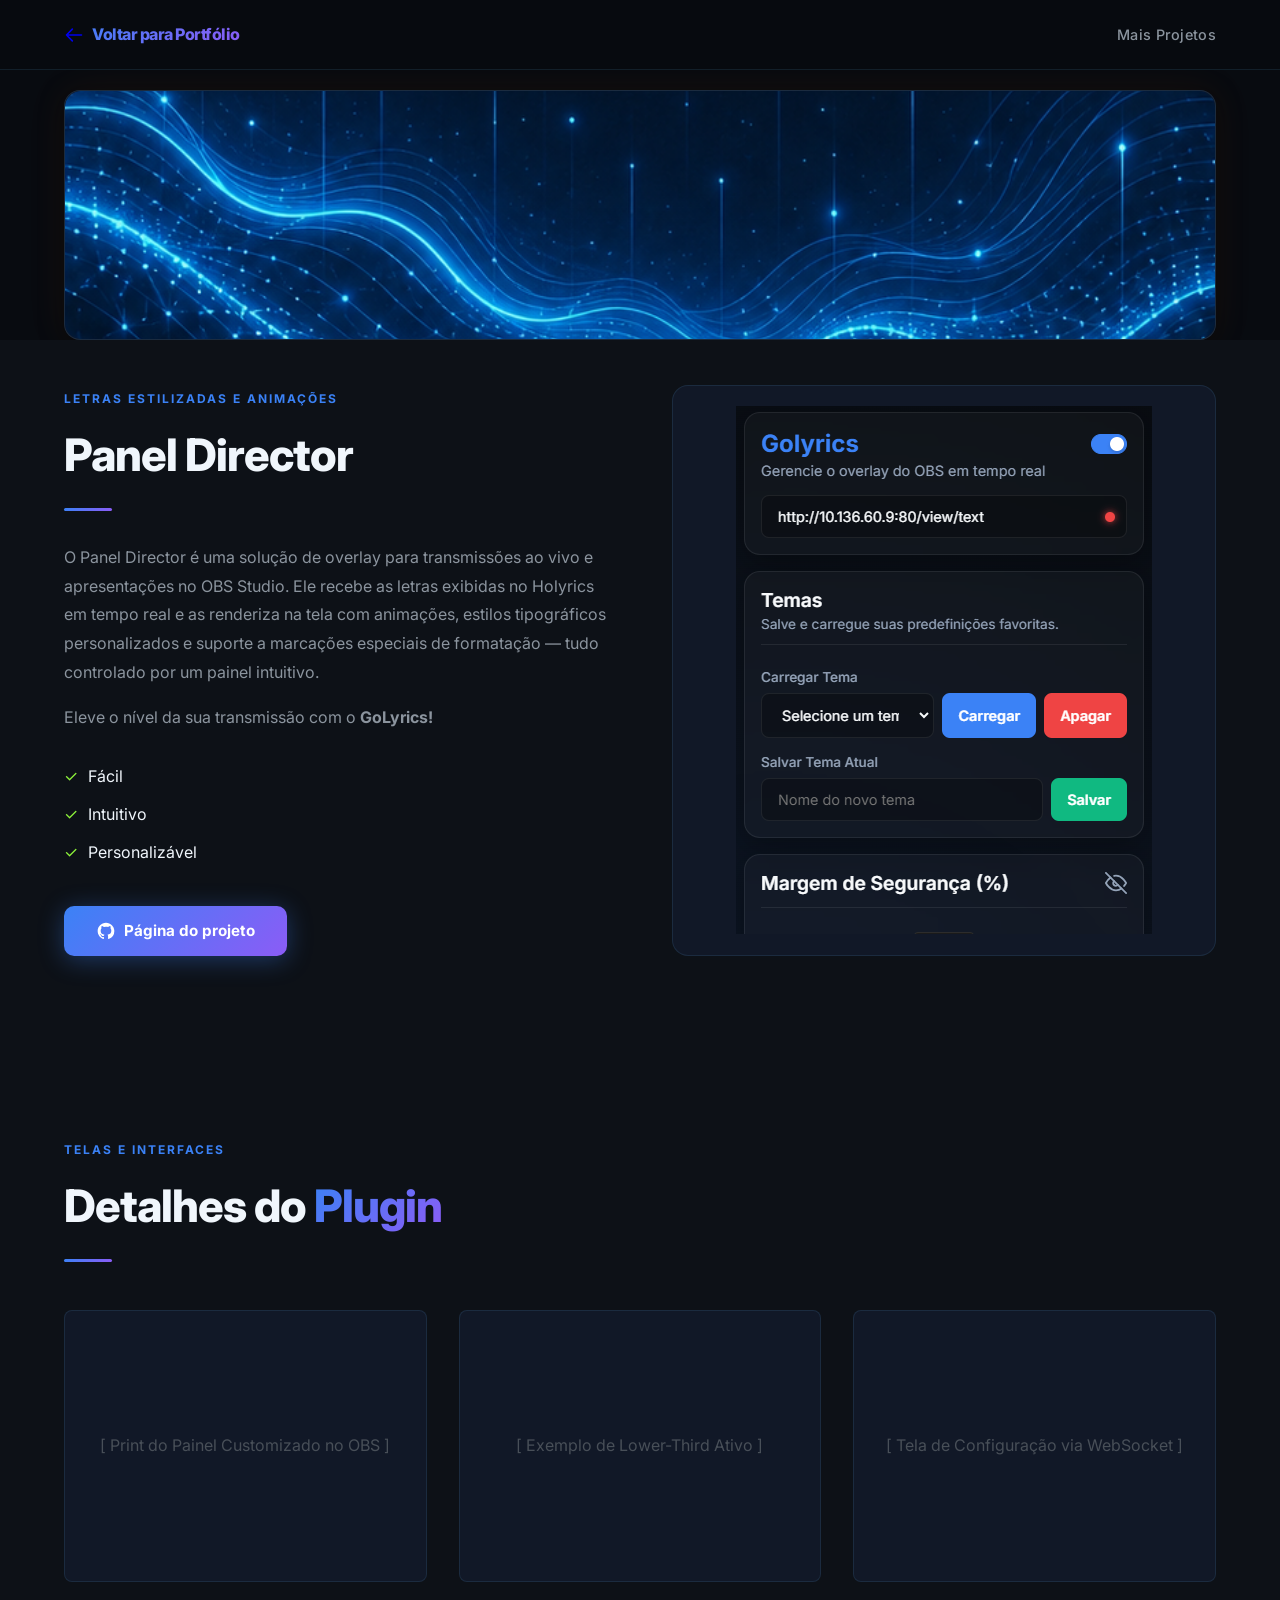
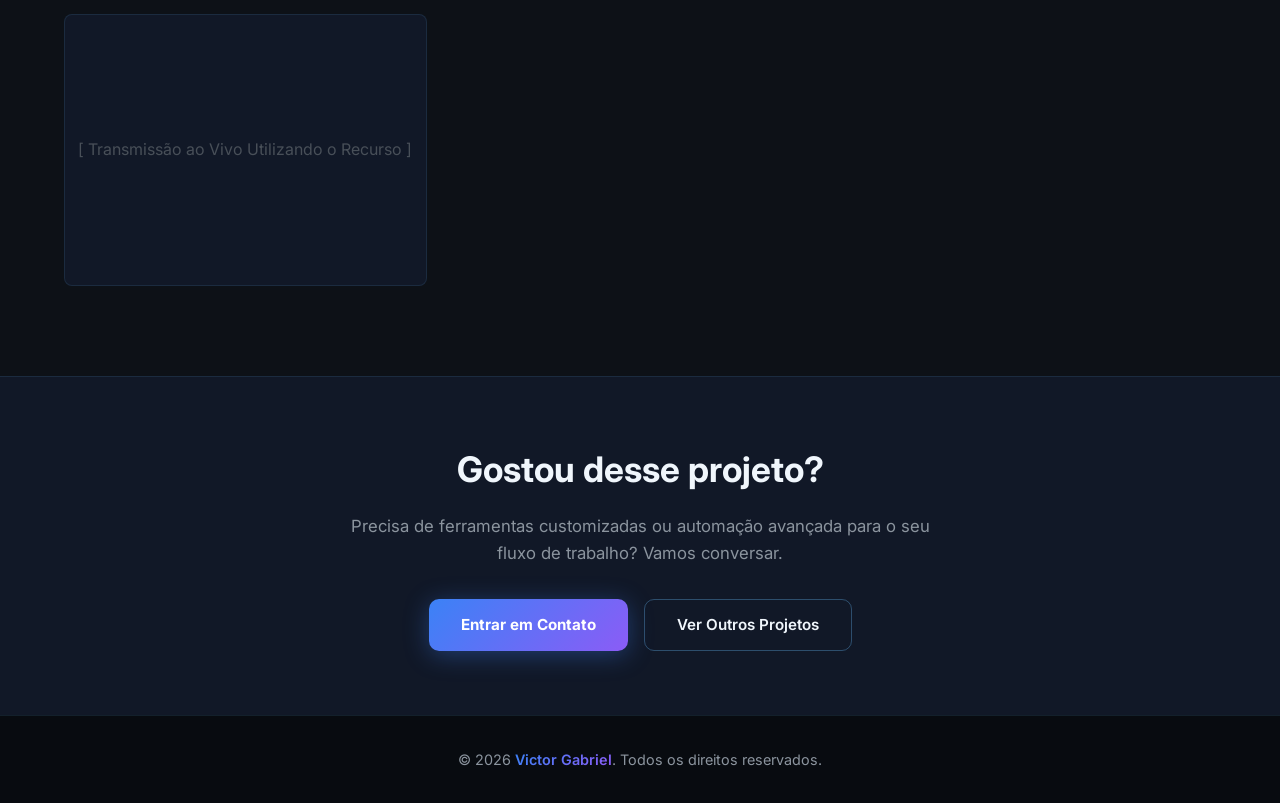
<file: PanelDirector.html>
<!DOCTYPE html>
<html lang="pt-BR">

<head>
  <meta charset="UTF-8" />
  <meta name="viewport" content="width=device-width, initial-scale=1.0" />
  <title>PanelDirector</title>
  <meta name="description"
    content="Desenvolvimento de plugins nativos para OBS Studio focado no gerenciamento de elementos de transmissão ao vivo de alta performance." />
  <link rel="stylesheet" href="style.css" />
  <link rel="preconnect" href="https://fonts.googleapis.com" />
  <link rel="preconnect" href="https://fonts.gstatic.com" crossorigin />
</head>

<body>

  <!-- ════════ NAV (Botão de Voltar) ════════ -->
  <nav id="navbar">
    <a href="index.html" class="nav-logo" style="display: flex; align-items: center; gap: 8px; font-size: 1rem;">
      <svg width="20" height="20" fill="none" viewBox="0 0 24 24" stroke="currentColor" stroke-width="2">
        <path stroke-linecap="round" stroke-linejoin="round" d="M10 19l-7-7m0 0l7-7m-7 7h18" />
      </svg>
      Voltar para Portfólio
    </a>
    <ul class="nav-links" id="navLinks">
      <li><a href="index.html#projects">Mais Projetos</a></li>
    </ul>
  </nav>

  <!-- ════════ COVER IMAGE (Imagem Destaque) ════════ -->
  <section style="padding-bottom: 0;">
    <div class="project-cover fade-in fade-in-delay-2" style="height: 250px; aspect-ratio: unset; margin-bottom: 0;">
      <!-- Imagem referenciada no index.html -->
      <img src="assets/img/PanelDirector0.2.png" alt="Golyrics" style="width: 100%; height: 100%; object-fit: cover; border-radius: inherit;" onerror="this.style.display='none'; this.parentNode.innerHTML='[ Imagem project_obs.png ]';" />
    </div>
  </section>

  <!-- ═══════ CONTENT / VALUE PROPOSITION (Storytelling / Introdução) ═══════-->


  
  <!-- Conforme imagens: Split Layout (Texto de um lado, imagem do outro) -->
  <section id="value-proposition" style="background: var(--bg-secondary); padding-top: clamp(2.5rem, 5vh, 4rem);">
    <div class="grid-2" style="max-width: 1200px; margin: 0 auto;">
      <div class="fade-in">
        <span class="section-label">Letras Estilizadas e Animações</span>
        <h2 class="section-title">Panel Director</h2>
        <div class="section-divider"></div>
        <p style="color: var(--text-secondary); margin-bottom: 1rem; line-height: 1.8;">
          O Panel Director é uma solução de overlay para transmissões ao vivo e apresentações no OBS Studio. Ele recebe as
          letras exibidas no Holyrics em tempo real e as renderiza na tela com animações, estilos tipográficos
          personalizados e suporte a marcações especiais de formatação — tudo controlado por um painel intuitivo.
        </p>
        <p style="color: var(--text-secondary); margin-bottom: 2rem; line-height: 1.8;">
          Eleve o nível da sua transmissão com o <b>GoLyrics!</b>
        </p>
        <ul style="list-style: none; color: var(--text-primary); margin-bottom: 2.5rem;">
          <li style="margin-bottom: 0.8rem; display: flex; align-items: center; gap: 10px;">
            <div style="color: var(--status-disponivel);">✓</div> Fácil
          </li>
          <li style="margin-bottom: 0.8rem; display: flex; align-items: center; gap: 10px;">
            <div style="color: var(--status-disponivel);">✓</div> Intuitivo
          </li>
          <li style="margin-bottom: 0.8rem; display: flex; align-items: center; gap: 10px;">
            <div style="color: var(--status-disponivel);">✓</div> Personalizável
          </li>
        </ul>
        <a href="https://github.com/0victor73/Golyrics" class="btn-primary"><svg width="20" height="20"
            fill="currentColor" viewBox="0 0 24 24" aria-hidden="true">
            <path fill-rule="evenodd"
              d="M12 2C6.477 2 2 6.484 2 12.017c0 4.425 2.865 8.18 6.839 9.504.5.092.682-.217.682-.483 0-.237-.008-.868-.013-1.703-2.782.605-3.369-1.343-3.369-1.343-.454-1.158-1.11-1.466-1.11-1.466-.908-.62.069-.608.069-.608 1.003.07 1.531 1.032 1.531 1.032.892 1.53 2.341 1.088 2.91.832.092-.647.35-1.088.636-1.338-2.22-.253-4.555-1.113-4.555-4.951 0-1.093.39-1.988 1.029-2.688-.103-.253-.446-1.272.098-2.65 0 0 .84-.27 2.75 1.026A9.564 9.564 0 0112 6.844c.85.004 1.705.115 2.504.337 1.909-1.296 2.747-1.027 2.747-1.027.546 1.379.202 2.398.1 2.651.64.7 1.028 1.595 1.028 2.688 0 3.848-2.339 4.695-4.566 4.943.359.309.678.92.678 1.855 0 1.338-.012 2.419-.012 2.747 0 .268.18.58.688.482A10.019 10.019 0 0022 12.017C22 6.484 17.522 2 12 2z"
              clip-rule="evenodd" />
          </svg>
          Página do projeto</a>
      </div>
      <div class="fade-in" style="height: 100%;">
        <div class="image-placeholder">
          <img src="assets/img/Golyrics1.png" alt="">
        </div>
      </div>
    </div>
  </section>

  <!-- ════════ GALLERY / SCREENSHOTS ════════ -->
  <section style="background: var(--bg-secondary);">
    <div style="max-width: 1200px; margin: 0 auto;">
      <div class="fade-in">
        <span class="section-label">Telas e Interfaces</span>
        <h2 class="section-title">Detalhes do <span>Plugin</span></h2>
        <div class="section-divider"></div>
      </div>

      <div class="gallery-grid fade-in fade-in-delay-1">
        <div class="gallery-item">
          [ Print do Painel Customizado no OBS ]
        </div>
        <div class="gallery-item">
          [ Exemplo de Lower-Third Ativo ]
        </div>
        <div class="gallery-item">
          [ Tela de Configuração via WebSocket ]
        </div>
        <div class="gallery-item">
          [ Transmissão ao Vivo Utilizando o Recurso ]
        </div>
      </div>
    </div>
  </section>

  <!-- ════════ CALL TO ACTION / NEXT PROJECT ════════ -->
  <section class="next-project">
    <div class="fade-in" style="max-width: 600px; margin: 0 auto;">
      <h2 style="font-size: clamp(1.8rem, 4vw, 2.2rem); margin-bottom: 1rem;">Gostou desse projeto?</h2>
      <p style="color: var(--text-secondary); margin-bottom: 2rem; font-size: 1.05rem;">
        Precisa de ferramentas customizadas ou automação avançada para o seu fluxo de trabalho? Vamos conversar.
      </p>
      <div style="display: flex; gap: 1rem; justify-content: center; flex-wrap: wrap;">
        <a href="index.html#contact" class="btn-primary">Entrar em Contato</a>
        <a href="index.html#projects" class="btn-secondary">Ver Outros Projetos</a>
      </div>
    </div>
  </section>

  <!-- ════════ FOOTER ════════ -->
  <footer style="text-align: center; padding: 2rem; border-top: 1px solid var(--border);">
    <p style="color: var(--text-secondary); font-size: 0.9rem;">© 2026 <span
        style="color: var(--text-primary); font-weight: 600;">Victor Gabriel</span>. Todos os direitos reservados.</p>
  </footer>

  <script src="main.js"></script>
  <script src="lightbox.js"></script>
</body>

</html>
</file>
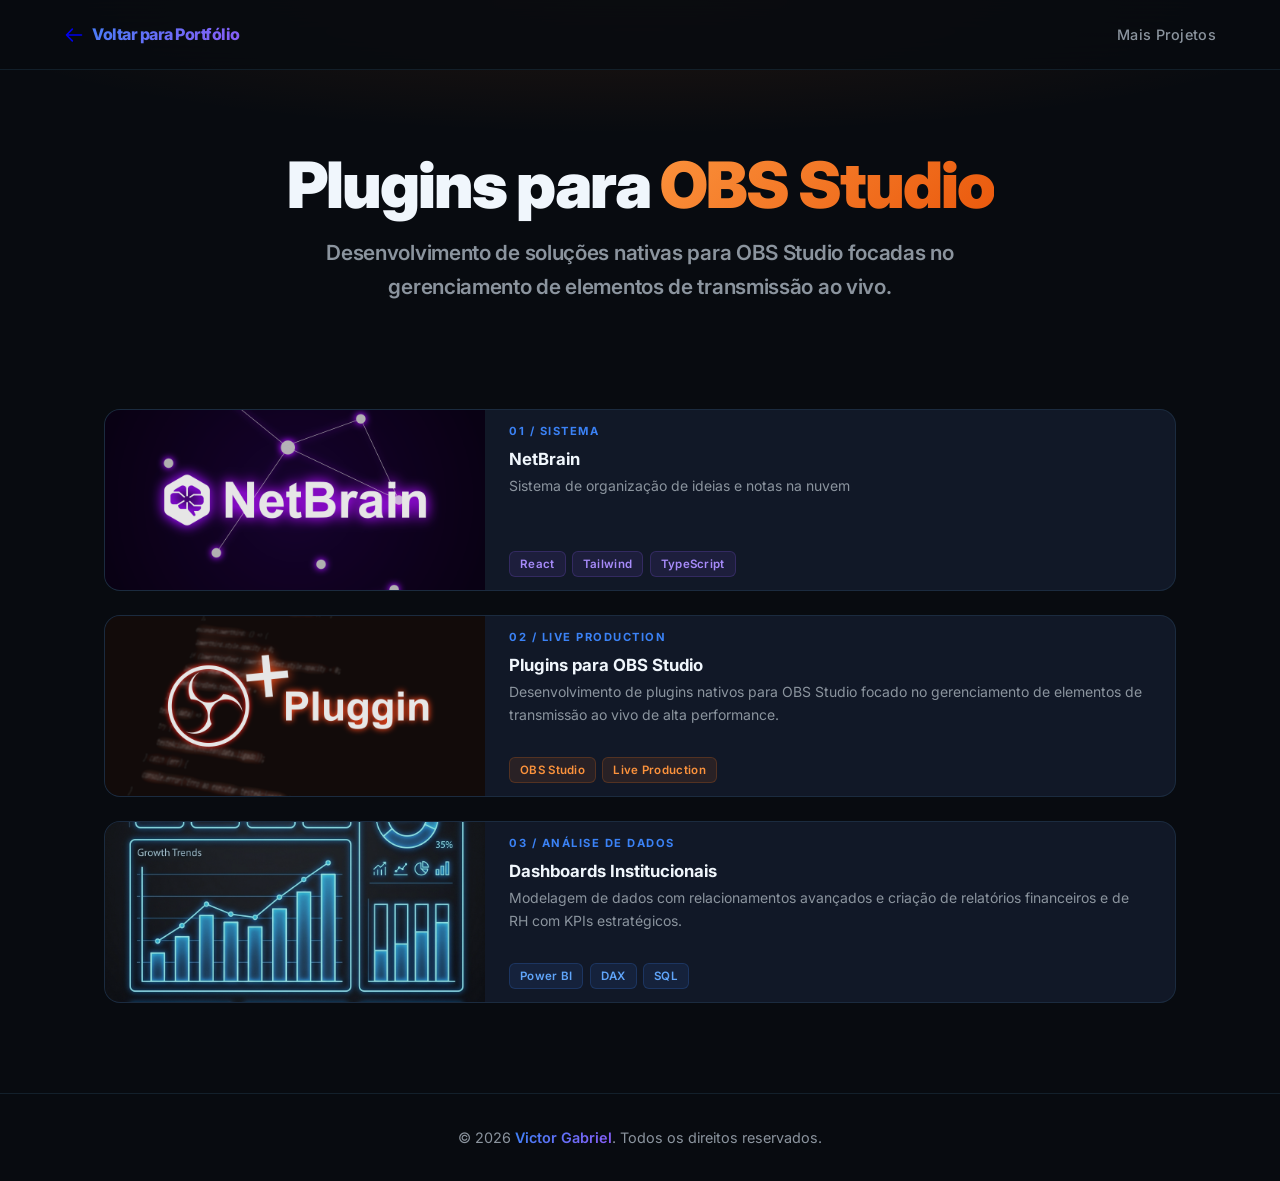
<file: projeto-obs-plugins.html>
<!DOCTYPE html>
<html lang="pt-BR">

<head>
  <meta charset="UTF-8" />
  <meta name="viewport" content="width=device-width, initial-scale=1.0" />
  <title>Plugins para OBS Studio — Portfólio Victor Gabriel</title>
  <meta name="description"
    content="Desenvolvimento de plugins nativos para OBS Studio focado no gerenciamento de elementos de transmissão ao vivo de alta performance." />
  <link rel="stylesheet" href="style.css" />
  <link rel="preconnect" href="https://fonts.googleapis.com" />
  <link rel="preconnect" href="https://fonts.gstatic.com" crossorigin />
</head>

<body>

  <!-- ════════ NAV (Botão de Voltar) ════════ -->
  <nav id="navbar">
    <a href="index.html" class="nav-logo" style="display: flex; align-items: center; gap: 8px; font-size: 1rem;">
      <svg width="20" height="20" fill="none" viewBox="0 0 24 24" stroke="currentColor" stroke-width="2">
        <path stroke-linecap="round" stroke-linejoin="round" d="M10 19l-7-7m0 0l7-7m-7 7h18" />
      </svg>
      Voltar para Portfólio
    </a>
    <ul class="nav-links" id="navLinks">
      <li><a href="index.html#projects">Mais Projetos</a></li>
    </ul>
  </nav>

  <!-- ════════ PROJECT HEADER ════════ -->
  <header class="project-header fade-in" style="padding-bottom: 1rem;">
    <h1 class="hero-title" style="font-size: clamp(2.5rem, 5vw, 4rem);">Plugins para <span
        style="background: linear-gradient(135deg, #fb923c 0%, #ea580c 100%); -webkit-background-clip: text; -webkit-text-fill-color: transparent;">OBS
        Studio</span></h1>
    <p class="hero-subtitle" style="max-width: 650px; margin: 0 auto; color: var(--text-secondary);">Desenvolvimento de
      soluções nativas para OBS Studio focadas no gerenciamento de elementos de transmissão ao vivo.
    </p>
  </header>

  <!-- ════════ COVER IMAGE (Imagem Destaque) ════════ 
  <section style="padding-top: 0; padding-bottom: 2rem;">
    <div class="project-cover fade-in fade-in-delay-2">
      <-- Imagem referenciada no index.html --
      <img src="assets/img/project_obs.png" alt="Plugins para OBS Studio" onerror="this.style.display='none'; this.parentNode.innerHTML='[ Imagem project_obs.png ]';" />
    </div>
  </section>-->

  <!-- ════════ CONTENT / VALUE PROPOSITION (Storytelling / Introdução) ════════ -->

  <section id="projects"
    style="padding-bottom: clamp(5rem,10vh,8rem); padding-left: clamp(1.5rem,5vw,5rem); padding-right: clamp(1.5rem,5vw,5rem);">
    <div class="projects-list" id="projects-grid">

      <!-- Card 4 -->
      <article class="project-card fade-in fade-in-delay-2" id="card-netbrain">
        <img src="assets/img/project_netbrain.png" alt="NetBrain" class="project-image" />
        <div class="project-body">
          <div class="project-number">01 / Sistema</div>
          <h3 class="project-title">NetBrain</h3>
          <p class="project-desc">Sistema de organização de ideias e notas na nuvem</p>
          <div class="project-tags">
            <span class="project-tag purple">React</span>
            <span class="project-tag purple">Tailwind</span>
            <span class="project-tag purple">TypeScript</span>
          </div>
        </div>
      </article>
      <!-- Card 1 -->
      <a href="projeto-obs-plugins.html" class="project-card fade-in fade-in-delay-2" id="card-obs" style="text-decoration:none;color:inherit;">
        <img src="assets/img/project_obs.png" alt="Customização para Broadcast" class="project-image" />
        <div class="project-body">
          <div class="project-number">02 / Live Production</div>
          <h3 class="project-title">Plugins para OBS Studio</h3>
          <p class="project-desc">Desenvolvimento de plugins nativos para OBS Studio focado no gerenciamento de
            elementos de transmissão ao vivo de alta performance.</p>
          <div class="project-tags">
            <span class="project-tag orange">OBS Studio</span>
            <span class="project-tag orange">Live Production</span>
          </div>
        </div>
      </a>

      <!-- Card 2 -->
      <article class="project-card fade-in fade-in-delay-1" id="card-dashboards">
        <img src="assets/img/project_dashboards.png" alt="Dashboards Institucionais e de RH" class="project-image" />
        <div class="project-body">
          <div class="project-number">03 / Análise de Dados</div>
          <h3 class="project-title">Dashboards Institucionais</h3>
          <p class="project-desc">Modelagem de dados com relacionamentos avançados e criação de relatórios
            financeiros e de RH com KPIs estratégicos.</p>
          <div class="project-tags">
            <span class="project-tag">Power BI</span>
            <span class="project-tag">DAX</span>
            <span class="project-tag">SQL</span>
          </div>
        </div>
      </article>

    </div>
  </section>
  
  <!-- ════════ FOOTER ════════ -->
  <footer style="text-align: center; padding: 2rem; border-top: 1px solid var(--border);">
    <p style="color: var(--text-secondary); font-size: 0.9rem;">© 2026 <span
        style="color: var(--text-primary); font-weight: 600;">Victor Gabriel</span>. Todos os direitos reservados.</p>
  </footer>

  <script src="main.js"></script>
</body>

</html>
</file>
<file: style.css>
@import url('https://fonts.googleapis.com/css2?family=Inter:wght@300;400;500;600;700;800;900&display=swap');

*,
*::before,
*::after {
  box-sizing: border-box;
  margin: 0;
  padding: 0;
}

:root {
  --bg-primary: #080b10;
  --bg-secondary: #0d1117;
  --bg-card: #111827;
  --bg-card-hover: #1a2535;
  --border: rgba(99, 179, 237, 0.12);
  --border-hover: rgba(99, 179, 237, 0.35);
  --accent-blue: #3b82f6;
  --accent-blue-glow: #60a5fa;
  --accent-purple: #8b5cf6;
  --accent-purple-glow: #a78bfa;
  --accent-cyan: #06b6d4;
  --accent-orange: #fb923c;
  --accent-orange-glow: #fdba74;
  --text-primary: #f0f6fc;
  --text-secondary: #8b949e;
  --text-muted: #484f58;
  --gradient-main: linear-gradient(135deg, #3b82f6 0%, #8b5cf6 100%);
  --gradient-subtle: linear-gradient(135deg, rgba(59, 130, 246, 0.08) 0%, rgba(139, 92, 246, 0.08) 100%);
  --shadow-glow: 0 0 40px rgba(59, 130, 246, 0.15);
  --shadow-card: 0 4px 24px rgba(0, 0, 0, 0.4);
  --radius: 16px;
  --radius-sm: 8px;
  --transition: all 0.3s cubic-bezier(0.4, 0, 0.2, 1);
  --status-disponivel: #8ff63b;
}

html {
  scroll-behavior: smooth;
}

body {
  font-family: 'Inter', system-ui, sans-serif;
  background-color: var(--bg-primary);
  color: var(--text-primary);
  line-height: 1.6;
  overflow-x: hidden;
}

/* ── SCROLLBAR ── */
::-webkit-scrollbar {
  width: 6px;
}

::-webkit-scrollbar-track {
  background: var(--bg-primary);
}

::-webkit-scrollbar-thumb {
  background: var(--accent-blue);
  border-radius: 99px;
}

/* ── NAV ── */
nav {
  position: fixed;
  top: 0;
  left: 0;
  right: 0;
  z-index: 1000;
  display: flex;
  align-items: center;
  justify-content: space-between;
  padding: 0 clamp(1.5rem, 5vw, 5rem);
  height: 70px;
  background: rgba(8, 11, 16, 0.85);
  backdrop-filter: blur(20px);
  border-bottom: 1px solid var(--border);
  transition: var(--transition);
}

nav.scrolled {
  box-shadow: 0 4px 32px rgba(0, 0, 0, 0.5);
}

.nav-logo {
  font-size: 1.25rem;
  font-weight: 800;
  letter-spacing: -0.5px;
  background: var(--gradient-main);
  -webkit-background-clip: text;
  -webkit-text-fill-color: transparent;
  background-clip: text;
  text-decoration: none;
}

.nav-links {
  display: flex;
  gap: 2rem;
  list-style: none;
}

.nav-links a {
  color: var(--text-secondary);
  text-decoration: none;
  font-size: 0.9rem;
  font-weight: 500;
  letter-spacing: 0.3px;
  transition: var(--transition);
  position: relative;
  padding-bottom: 4px;
}

.nav-links a::after {
  content: '';
  position: absolute;
  bottom: 0;
  left: 0;
  width: 0;
  height: 2px;
  background: var(--gradient-main);
  transition: width 0.3s ease;
  border-radius: 99px;
}

.nav-links a:hover {
  color: var(--text-primary);
}

.nav-links a:hover::after {
  width: 100%;
}

.nav-cta {
  background: var(--gradient-main);
  color: #fff !important;
  padding: 0.45rem 1.1rem;
  border-radius: 8px;
  font-weight: 600 !important;
}

.nav-cta::after {
  display: none !important;
}

.nav-cta:hover {
  opacity: 0.9;
  transform: translateY(-1px);
  box-shadow: 0 4px 16px rgba(59, 130, 246, 0.4);
}

.hamburger {
  display: none;
  flex-direction: column;
  gap: 5px;
  cursor: pointer;
  padding: 4px;
}

.hamburger span {
  width: 24px;
  height: 2px;
  background: var(--text-primary);
  border-radius: 2px;
  transition: var(--transition);
}

/* ── HERO ── */
#hero {
  min-height: 100vh;
  display: flex;
  align-items: center;
  justify-content: center;
  position: relative;
  overflow: hidden;
  text-align: center;
  padding: 120px clamp(1.5rem, 5vw, 5rem) 80px;
}

.hero-bg {
  position: absolute;
  inset: 0;
  background-image: url('assets/img/hero_bg.png');
  background-size: cover;
  background-position: center;
  filter: brightness(0.2) saturate(1.4);
  z-index: 0;
}

.hero-bg-overlay {
  position: absolute;
  inset: 0;
  z-index: 1;
  background: radial-gradient(ellipse 80% 60% at 50% 40%, rgba(59, 130, 246, 0.12) 0%, transparent 70%),
    linear-gradient(to bottom, transparent 60%, var(--bg-primary) 100%);
}

.hero-content {
  position: relative;
  z-index: 2;
  max-width: 780px;
}

.hero-badge {
  display: inline-flex;
  align-items: center;
  gap: 8px;
  background: rgba(59, 130, 246, 0.1);
  border: 1px solid rgba(59, 130, 246, 0.25);
  color: var(--accent-blue-glow);
  font-size: 0.8rem;
  font-weight: 600;
  padding: 6px 16px;
  border-radius: 99px;
  margin-bottom: 1.5rem;
  letter-spacing: 0.8px;
  text-transform: uppercase;
}

.hero-badge::before {
  content: '';
  width: 6px;
  height: 6px;
  background: var(--status-disponivel);
  border-radius: 50%;
  animation: pulse 2s infinite;
}

@keyframes pulse {

  0%,
  100% {
    opacity: 1;
    transform: scale(1);
  }

  50% {
    opacity: 0.5;
    transform: scale(0.8);
  }
}

.hero-title {
  font-size: clamp(2.4rem, 6vw, 4.5rem);
  font-weight: 900;
  line-height: 1.1;
  letter-spacing: -2px;
  margin-bottom: 1rem;
}

.hero-title span {
  background: var(--gradient-main);
  -webkit-background-clip: text;
  -webkit-text-fill-color: transparent;
  background-clip: text;
}

.hero-subtitle {
  font-size: clamp(1rem, 2.5vw, 1.3rem);
  font-weight: 600;
  color: var(--accent-purple-glow);
  margin-bottom: 1.2rem;
  letter-spacing: -0.3px;
}

.hero-desc {
  font-size: clamp(0.95rem, 2vw, 1.05rem);
  color: var(--text-secondary);
  max-width: 620px;
  margin: 0 auto 2.5rem;
  line-height: 1.75;
}

.hero-actions {
  display: flex;
  gap: 1rem;
  justify-content: center;
  flex-wrap: wrap;
}

.btn-primary {
  display: inline-flex;
  align-items: center;
  gap: 8px;
  background: var(--gradient-main);
  color: #fff;
  padding: 0.8rem 2rem;
  border-radius: 10px;
  font-weight: 700;
  font-size: 0.95rem;
  text-decoration: none;
  border: none;
  cursor: pointer;
  transition: var(--transition);
  box-shadow: 0 4px 24px rgba(59, 130, 246, 0.35);
}

.btn-primary:hover {
  transform: translateY(-2px);
  box-shadow: 0 8px 32px rgba(59, 130, 246, 0.5);
}

.btn-secondary {
  display: inline-flex;
  align-items: center;
  gap: 8px;
  background: transparent;
  color: var(--text-primary);
  padding: 0.8rem 2rem;
  border-radius: 10px;
  font-weight: 600;
  font-size: 0.95rem;
  text-decoration: none;
  border: 1px solid var(--border-hover);
  cursor: pointer;
  transition: var(--transition);
}

.btn-secondary:hover {
  background: rgba(99, 179, 237, 0.08);
  transform: translateY(-2px);
  border-color: var(--accent-blue);
}

.btn-clean {
  display: inline-flex;
  align-items: center;
  gap: 8px;
  background: rgba(249, 115, 22, 0.1);
  border: 1px solid rgba(249, 115, 22, 0.25);
  color: var(--accent-orange-glow);
  font-size: 0.8rem;
  font-weight: 600;
  padding: 6px 16px;
  border-radius: 99px;
  margin-bottom: 1.5rem;
  letter-spacing: 0.8px;
  text-transform: uppercase;
}

.btn-clean:hover {
  transform: translateY(-2px);
  box-shadow: 0 8px 32px rgba(249, 115, 22, 0.5);
}

.hero-scroll-hint {
  position: absolute;
  bottom: 2rem;
  left: 50%;
  transform: translateX(-50%);
  display: flex;
  flex-direction: column;
  align-items: center;
  gap: 6px;
  z-index: 2;
  color: var(--text-muted);
  font-size: 0.75rem;
  letter-spacing: 1px;
  animation: bounce 2.5s infinite;
}

.hero-scroll-hint::after {
  content: '↓';
  font-size: 1rem;
  color: var(--accent-blue);
}

@keyframes bounce {

  0%,
  100% {
    transform: translateX(-50%) translateY(0);
  }

  50% {
    transform: translateX(-50%) translateY(8px);
  }
}

/* ── SECTIONS ── */
section {
  padding: clamp(5rem, 10vh, 8rem) clamp(1.5rem, 5vw, 5rem);
}

.section-label {
  display: inline-block;
  font-size: 0.75rem;
  font-weight: 700;
  letter-spacing: 2px;
  text-transform: uppercase;
  color: var(--accent-blue);
  margin-bottom: 0.75rem;
}

.section-title {
  font-size: clamp(1.8rem, 4vw, 2.8rem);
  font-weight: 800;
  letter-spacing: -1px;
  margin-bottom: 1rem;
}

.section-title span {
  background: var(--gradient-main);
  -webkit-background-clip: text;
  -webkit-text-fill-color: transparent;
  background-clip: text;
}

.section-divider {
  width: 48px;
  height: 3px;
  background: var(--gradient-main);
  border-radius: 99px;
  margin: 0 0 2rem;
}

/* ── ABOUT ── */
#about {
  background: var(--bg-secondary);
}

.about-grid {
  display: grid;
  grid-template-columns: 1fr 1fr;
  gap: 4rem;
  align-items: center;
  max-width: 1100px;
  margin: 0 auto;
}

.about-text p {
  color: var(--text-secondary);
  line-height: 1.85;
  font-size: 1rem;
  margin-bottom: 2rem;
}

.skills-title {
  font-size: 0.8rem;
  font-weight: 700;
  text-transform: uppercase;
  letter-spacing: 1.5px;
  color: var(--text-muted);
  margin-bottom: 1rem;
}

.skills-grid {
  display: flex;
  flex-wrap: wrap;
  gap: 0.6rem;
}

.skill-badge {
  display: inline-flex;
  align-items: center;
  gap: 6px;
  padding: 6px 14px;
  border-radius: 8px;
  font-size: 0.82rem;
  font-weight: 600;
  border: 1px solid var(--border);
  background: var(--bg-card);
  color: var(--text-secondary);
  transition: var(--transition);
  cursor: default;
}

.skill-badge:hover {
  border-color: var(--accent-blue);
  color: var(--accent-blue-glow);
  background: rgba(59, 130, 246, 0.08);
  transform: translateY(-2px);
}

.skill-badge.purple:hover {
  border-color: var(--accent-purple);
  color: var(--accent-purple-glow);
  background: rgba(139, 92, 246, 0.08);
}

.skill-badge.cyan:hover {
  border-color: var(--accent-cyan);
  color: #67e8f9;
  background: rgba(6, 182, 212, 0.08);
}

.about-visual {
  position: relative;
  display: flex;
  align-items: center;
  justify-content: center;
}

.about-card-float {
  background: var(--bg-card);
  border: 1px solid var(--border);
  border-radius: var(--radius);
  padding: 2rem;
  width: 100%;
  box-shadow: var(--shadow-card), var(--shadow-glow);
}

.stat-row {
  display: flex;
  gap: 1.5rem;
  margin-bottom: 1.5rem;
  flex-wrap: wrap;
}

.stat-item {
  flex: 1;
  min-width: 100px;
}

.stat-number {
  font-size: 2rem;
  font-weight: 900;
  background: var(--gradient-main);
  -webkit-background-clip: text;
  -webkit-text-fill-color: transparent;
  background-clip: text;
}

.stat-label {
  font-size: 0.8rem;
  color: var(--text-muted);
  font-weight: 500;
}

.about-tech-list {
  display: flex;
  flex-direction: column;
  gap: 0.75rem;
}

.tech-row {
  display: flex;
  align-items: center;
  gap: 10px;
  font-size: 0.85rem;
  color: var(--text-secondary);
}

.tech-dot {
  width: 8px;
  height: 8px;
  border-radius: 50%;
  flex-shrink: 0;
}

.tech-dot.blue {
  background: var(--accent-blue);
  box-shadow: 0 0 8px var(--accent-blue);
}

.tech-dot.purple {
  background: var(--accent-purple);
  box-shadow: 0 0 8px var(--accent-purple);
}

.tech-dot.cyan {
  background: var(--accent-cyan);
  box-shadow: 0 0 8px var(--accent-cyan);
}

.tech-bar-bg {
  flex: 1;
  height: 4px;
  background: rgba(255, 255, 255, 0.06);
  border-radius: 99px;
  overflow: hidden;
}

.tech-bar {
  height: 100%;
  border-radius: 99px;
  transition: width 1.2s ease;
}

.tech-bar.blue {
  background: var(--gradient-main);
}

.tech-bar.purple {
  background: linear-gradient(90deg, var(--accent-purple), var(--accent-purple-glow));
}

.tech-bar.cyan {
  background: linear-gradient(90deg, var(--accent-cyan), #67e8f9);
}

/* ── PROJECTS ── */
#projects {
  max-width: 1200px;
  margin: 0 auto;
}

.projects-grid {
  display: grid;
  grid-template-columns: repeat(auto-fill, minmax(320px, 1fr));
  gap: 1.5rem;
}

.projects-list {
  display: flex;
  flex-direction: column;
  gap: 1.5rem;
}

.projects-list .project-card {
  flex-direction: row;
  align-items: stretch;
}

.projects-list .project-image {
  width: 380px;
  height: 10;
  object-fit: cover;
  object-position: center;
}

.projects-list .project-body {
  padding: 0.8rem 1.5rem;
}

.projects-list .project-title {
  margin-bottom: 0.2rem;
}

.projects-list .project-desc {
  margin-bottom: 0.6rem;
}

@media (max-width: 768px) {
  .projects-list .project-card {
    flex-direction: column;
  }
  .projects-list .project-image {
    width: 100%;
    height: 180px;
  }
}

.project-card {
  background: var(--bg-card);
  border: 1px solid var(--border);
  border-radius: var(--radius);
  overflow: hidden;
  transition: var(--transition);
  cursor: pointer;
  display: flex;
  flex-direction: column;
}

.project-card:hover {
  border-color: var(--border-hover);
  transform: translateY(-6px);
  box-shadow: var(--shadow-card), 0 0 30px rgba(59, 130, 246, 0.12);
}

.project-image {
  width: 100%;
  height: 180px;
  object-fit: cover;
  display: block;
  filter: saturate(0.8) brightness(0.9);
  transition: var(--transition);
}

.project-card:hover .project-image {
  filter: saturate(1.1) brightness(1);
}

.project-body {
  padding: 1.5rem;
  flex: 1;
  display: flex;
  flex-direction: column;
}

.project-number {
  font-size: 0.7rem;
  font-weight: 700;
  color: var(--accent-blue);
  letter-spacing: 1.5px;
  text-transform: uppercase;
  margin-bottom: 0.5rem;
}

.project-title {
  font-size: 1.05rem;
  font-weight: 700;
  margin-bottom: 0.6rem;
  line-height: 1.3;
}

.project-desc {
  font-size: 0.875rem;
  color: var(--text-secondary);
  line-height: 1.7;
  flex: 1;
  margin-bottom: 1rem;
}

.project-tags {
  display: flex;
  flex-wrap: wrap;
  gap: 0.4rem;
}

.project-tag {
  font-size: 0.72rem;
  font-weight: 600;
  padding: 3px 10px;
  border-radius: 6px;
  background: rgba(59, 130, 246, 0.1);
  border: 1px solid rgba(59, 130, 246, 0.2);
  color: var(--accent-blue-glow);
  letter-spacing: 0.3px;
}

.project-tag.purple {
  background: rgba(139, 92, 246, 0.1);
  border-color: rgba(139, 92, 246, 0.2);
  color: var(--accent-purple-glow);
}

.project-tag.cyan {
  background: rgba(6, 182, 212, 0.1);
  border-color: rgba(6, 182, 212, 0.2);
  color: #67e8f9;
}

.project-tag.orange {
  background: rgba(249, 115, 22, 0.1);
  border-color: rgba(249, 115, 22, 0.2);
  color: #fb923c;
}

/* ── CONTACT ── */
#contact {
  background: var(--bg-secondary);
}

.contact-inner {
  max-width: 900px;
  margin: 0 auto;
  display: grid;
  grid-template-columns: 1fr 1.2fr;
  gap: 4rem;
  align-items: start;
}

.contact-info h3 {
  font-size: 1.1rem;
  font-weight: 700;
  margin-bottom: 0.5rem;
}

.contact-info p {
  color: var(--text-secondary);
  font-size: 0.9rem;
  margin-bottom: 2rem;
  line-height: 1.7;
}

.social-links {
  display: flex;
  flex-direction: column;
  gap: 0.75rem;
}

.social-link {
  display: flex;
  align-items: center;
  gap: 12px;
  padding: 0.85rem 1.1rem;
  border-radius: 10px;
  border: 1px solid var(--border);
  background: var(--bg-card);
  text-decoration: none;
  color: var(--text-secondary);
  transition: var(--transition);
  font-size: 0.9rem;
  font-weight: 500;
}

.social-link:hover {
  border-color: var(--accent-blue);
  color: var(--accent-blue-glow);
  background: rgba(59, 130, 246, 0.08);
  transform: translateX(4px);
}

.social-link svg {
  width: 20px;
  height: 20px;
  flex-shrink: 0;
  opacity: 0.7;
  transition: var(--transition);
}

.social-link:hover svg {
  opacity: 1;
}

.contact-form {
  display: flex;
  flex-direction: column;
  gap: 1rem;
}

.form-group {
  display: flex;
  flex-direction: column;
  gap: 0.4rem;
}

.form-group label {
  font-size: 0.8rem;
  font-weight: 600;
  color: var(--text-muted);
  letter-spacing: 0.5px;
  text-transform: uppercase;
}

.form-group input,
.form-group textarea {
  background: var(--bg-card);
  border: 1px solid var(--border);
  border-radius: 10px;
  padding: 0.85rem 1rem;
  color: var(--text-primary);
  font-family: inherit;
  font-size: 0.9rem;
  transition: var(--transition);
  outline: none;
  resize: none;
}

.form-group input:focus,
.form-group textarea:focus {
  border-color: var(--accent-blue);
  box-shadow: 0 0 0 3px rgba(59, 130, 246, 0.12);
}

.form-group input::placeholder,
.form-group textarea::placeholder {
  color: var(--text-muted);
}

.form-group textarea {
  min-height: 130px;
}

.btn-submit {
  display: inline-flex;
  align-items: center;
  justify-content: center;
  gap: 8px;
  background: var(--gradient-main);
  color: #fff;
  padding: 0.9rem;
  border-radius: 10px;
  font-weight: 700;
  font-size: 0.95rem;
  border: none;
  cursor: pointer;
  transition: var(--transition);
  box-shadow: 0 4px 20px rgba(59, 130, 246, 0.3);
}

.btn-submit:hover {
  transform: translateY(-2px);
  box-shadow: 0 8px 28px rgba(59, 130, 246, 0.45);
}

.form-success {
  display: none;
  background: rgba(16, 185, 129, 0.1);
  border: 1px solid rgba(16, 185, 129, 0.3);
  border-radius: 10px;
  padding: 1rem;
  color: #34d399;
  font-size: 0.9rem;
  text-align: center;
}

/* ── FOOTER ── */
footer {
  text-align: center;
  padding: 2rem clamp(1.5rem, 5vw, 5rem);
  border-top: 1px solid var(--border);
  color: var(--text-muted);
  font-size: 0.85rem;
}

footer span {
  background: var(--gradient-main);
  -webkit-background-clip: text;
  -webkit-text-fill-color: transparent;
  background-clip: text;
  font-weight: 600;
}

/* ── FADE-IN ANIMATION ── */
.fade-in {
  opacity: 1 !important;
  transform: none !important;
}

.fade-in.visible {
  opacity: 1 !important;
  transform: none !important;
}

.fade-in-delay-1 {
  transition-delay: 0.1s;
}

.fade-in-delay-2 {
  transition-delay: 0.2s;
}

.fade-in-delay-3 {
  transition-delay: 0.3s;
}

.fade-in-delay-4 {
  transition-delay: 0.4s;
}

/* ── BOILERPLATE / LANDING PAGE ── */
.grid-3 {
  display: grid;
  grid-template-columns: repeat(auto-fit, minmax(280px, 1fr));
  gap: 2rem;
}

.grid-2 {
  display: grid;
  grid-template-columns: 1fr 1fr;
  gap: 4rem;
  align-items: center;
}

@media (max-width: 768px) {
  .grid-2 {
    grid-template-columns: 1fr;
    gap: 2rem;
  }
}

.feature-card {
  background: var(--bg-card);
  padding: 2rem;
  border-radius: var(--radius);
  border: 1px solid var(--border);
  text-align: center;
  transition: var(--transition);
}

.feature-card:hover {
  transform: translateY(-5px);
  border-color: var(--accent-blue);
}

.feature-icon {
  font-size: 2.5rem;
  margin-bottom: 1rem;
}

.step-item {
  display: flex;
  gap: 1.5rem;
  margin-bottom: 2rem;
}

.step-number {
  width: 40px;
  height: 40px;
  border-radius: 50%;
  background: var(--gradient-main);
  color: white;
  display: flex;
  align-items: center;
  justify-content: center;
  font-weight: bold;
  flex-shrink: 0;
}

.testimonial-card {
  background: var(--bg-card);
  padding: 2rem;
  border-radius: var(--radius);
  border: 1px solid var(--border);
  transition: var(--transition);
}

.testimonial-card:hover {
  border-color: var(--accent-blue);
  transform: translateY(-3px);
}

.testimonial-author {
  display: flex;
  align-items: center;
  gap: 1rem;
  margin-top: 1.5rem;
}

.testimonial-avatar {
  width: 45px;
  height: 45px;
  border-radius: 50%;
  background: var(--bg-secondary);
}

.pricing-card {
  background: var(--bg-card);
  padding: 3rem 2rem;
  border-radius: var(--radius);
  border: 1px solid var(--border);
  text-align: center;
  transition: var(--transition);
}

.pricing-card.featured {
  border-color: var(--accent-blue);
  box-shadow: var(--shadow-glow);
  transform: scale(1.05);
}

@media (max-width: 768px) {
  .pricing-card.featured {
    transform: scale(1);
  }
}

.price-value {
  font-size: 3rem;
  font-weight: bold;
  margin: 1rem 0;
  color: var(--text-primary);
}

.pricing-features {
  list-style: none;
  margin: 2rem 0;
  text-align: left;
}

.pricing-features li {
  margin-bottom: 0.7rem;
  color: var(--text-secondary);
  display: flex;
  gap: 0.5rem;
  align-items: center;
}

.cta-banner {
  background: var(--bg-card);
  border-radius: var(--radius);
  padding: 4rem 2rem;
  text-align: center;
  border: 1px solid var(--border);
  position: relative;
  overflow: hidden;
}

.cta-banner::before {
  content: '';
  position: absolute;
  inset: 0;
  background: var(--gradient-subtle);
  opacity: 0.5;
  z-index: 0;
}

.cta-banner-content {
  position: relative;
  z-index: 1;
}

.image-placeholder {
  background: var(--bg-card);
  border: 1px solid var(--border);
  border-radius: var(--radius);
  overflow: hidden;
  height: 100%;
  min-height: 400px;
  width: 100%;
  display: flex;
  align-items: center;
  justify-content: center;
  color: var(--text-muted);
  font-weight: 500;
}

/* ── PROJETOS ESPECÍFICOS ── */
.project-header {
  padding: 150px clamp(1.5rem, 5vw, 5rem) 4rem;
  text-align: center;
  background: radial-gradient(ellipse 80% 60% at 50% 0%, rgba(249, 115, 22, 0.1) 0%, transparent 70%);
  /* Cor laranja pro OBS */
}

.project-meta {
  display: flex;
  justify-content: center;
  gap: 3rem;
  margin: 2.5rem 0;
  flex-wrap: wrap;
}

.meta-item {
  display: flex;
  flex-direction: column;
  text-align: left;
}

.meta-label {
  font-size: 0.75rem;
  color: var(--text-muted);
  text-transform: uppercase;
  letter-spacing: 1px;
  font-weight: 700;
  margin-bottom: 0.3rem;
}

.meta-value {
  color: var(--text-primary);
  font-weight: 500;
  font-size: 0.95rem;
}

.project-cover {
  max-width: 1200px;
  margin: 0 auto 4rem;
  border-radius: var(--radius);
  overflow: hidden;
  border: 1px solid var(--border);
  box-shadow: var(--shadow-card), 0 0 40px rgba(249, 115, 22, 0.08);
  aspect-ratio: 16/9;
  background: var(--bg-card);
  display: flex;
  align-items: center;
  justify-content: center;
  color: var(--text-muted);
  font-weight: 500;
}

.project-cover img {
  width: 100%;
  height: 100%;
  object-fit: cover;
  display: block;
}

.project-content-grid {
  display: grid;
  grid-template-columns: 2fr 1fr;
  gap: 4rem;
  max-width: 1200px;
  margin: 0 auto;
}

@media (max-width: 900px) {
  .project-content-grid {
    grid-template-columns: 1fr;
  }
}

.content-block {
  margin-bottom: 3rem;
}

.content-block h3 {
  font-size: 1.5rem;
  margin-bottom: 1.2rem;
  color: var(--text-primary);
}

.content-block p {
  color: var(--text-secondary);
  line-height: 1.8;
  margin-bottom: 1.5rem;
}

.gallery-grid {
  display: grid;
  grid-template-columns: repeat(auto-fill, minmax(350px, 1fr));
  gap: 2rem;
  margin-top: 3rem;
}

.gallery-item {
  border-radius: var(--radius-sm);
  overflow: hidden;
  border: 1px solid var(--border);
  background: var(--bg-card);
  aspect-ratio: 4/3;
  display: flex;
  align-items: center;
  justify-content: center;
  color: var(--text-muted);
  cursor: pointer;
  position: relative;
  transition: var(--transition);
}

.gallery-item:hover {
  border-color: var(--border-hover);
  transform: translateY(-4px);
  box-shadow: var(--shadow-card), 0 0 24px rgba(59, 130, 246, 0.12);
}

.gallery-item img {
  width: 100%;
  height: 100%;
  object-fit: cover;
  transition: transform 0.4s ease;
}

.gallery-item:hover img {
  transform: scale(1.04);
}

/* ── GALLERY ITEM OVERLAY HINT ── */
.gallery-item::after {
  content: '⛶';
  position: absolute;
  inset: 0;
  display: flex;
  align-items: center;
  justify-content: center;
  font-size: 2rem;
  color: #fff;
  background: rgba(0, 0, 0, 0);
  opacity: 0;
  transition: all 0.3s ease;
  backdrop-filter: blur(0px);
}

.gallery-item:hover::after {
  background: rgba(0, 0, 0, 0.35);
  opacity: 1;
  backdrop-filter: blur(2px);
}

/* ── LIGHTBOX ── */
.lightbox-overlay {
  position: fixed;
  inset: 0;
  z-index: 9999;
  background: rgba(4, 6, 10, 0.96);
  backdrop-filter: blur(16px);
  display: flex;
  align-items: center;
  justify-content: center;
  opacity: 0;
  pointer-events: none;
  transition: opacity 0.3s ease;
}

.lightbox-overlay.active {
  opacity: 1;
  pointer-events: all;
}

.lightbox-inner {
  position: relative;
  display: flex;
  align-items: center;
  justify-content: center;
  width: 100%;
  height: 100%;
  padding: 4rem 5rem;
}

.lightbox-img {
  max-width: 100%;
  max-height: 100%;
  object-fit: contain;
  border-radius: var(--radius);
  border: 1px solid var(--border);
  box-shadow: 0 24px 80px rgba(0, 0, 0, 0.7);
  transform: scale(0.92);
  transition: transform 0.35s cubic-bezier(0.4, 0, 0.2, 1), opacity 0.25s ease;
  opacity: 0;
  user-select: none;
}

.lightbox-overlay.active .lightbox-img {
  transform: scale(1);
  opacity: 1;
}

.lightbox-img.transitioning {
  transform: scale(0.94);
  opacity: 0;
}

/* Close button */
.lightbox-close {
  position: absolute;
  top: 1.2rem;
  right: 1.4rem;
  width: 44px;
  height: 44px;
  border-radius: 50%;
  border: 1px solid var(--border-hover);
  background: rgba(17, 24, 39, 0.8);
  color: var(--text-primary);
  font-size: 1.3rem;
  display: flex;
  align-items: center;
  justify-content: center;
  cursor: pointer;
  transition: var(--transition);
  backdrop-filter: blur(8px);
  line-height: 1;
}

.lightbox-close:hover {
  background: rgba(239, 68, 68, 0.2);
  border-color: rgba(239, 68, 68, 0.5);
  color: #f87171;
  transform: scale(1.1);
}

/* Navigation arrows */
.lightbox-prev,
.lightbox-next {
  position: absolute;
  top: 50%;
  transform: translateY(-50%);
  width: 52px;
  height: 52px;
  border-radius: 50%;
  border: 1px solid var(--border-hover);
  background: rgba(17, 24, 39, 0.8);
  color: var(--text-primary);
  font-size: 1.4rem;
  display: flex;
  align-items: center;
  justify-content: center;
  cursor: pointer;
  transition: var(--transition);
  backdrop-filter: blur(8px);
  user-select: none;
  z-index: 2;
}

.lightbox-prev { left: 1.2rem; }
.lightbox-next { right: 1.2rem; }

.lightbox-prev:hover,
.lightbox-next:hover {
  background: rgba(59, 130, 246, 0.2);
  border-color: var(--accent-blue);
  color: var(--accent-blue-glow);
  transform: translateY(-50%) scale(1.1);
}

.lightbox-prev:disabled,
.lightbox-next:disabled {
  opacity: 0.3;
  cursor: default;
  pointer-events: none;
}

/* Counter */
.lightbox-counter {
  position: absolute;
  bottom: 1.4rem;
  left: 50%;
  transform: translateX(-50%);
  display: flex;
  align-items: center;
  gap: 0.5rem;
}

.lightbox-dot {
  width: 8px;
  height: 8px;
  border-radius: 50%;
  background: var(--border-hover);
  transition: all 0.3s ease;
  cursor: pointer;
}

.lightbox-dot.active {
  background: var(--accent-blue);
  width: 22px;
  border-radius: 4px;
  box-shadow: 0 0 8px var(--accent-blue);
}

/* Keyboard hint */
.lightbox-hint {
  position: absolute;
  bottom: 1rem;
  right: 1.4rem;
  font-size: 0.72rem;
  color: var(--text-muted);
  letter-spacing: 0.5px;
}

@media (max-width: 600px) {
  .lightbox-inner {
    padding: 4.5rem 3rem;
  }
  .lightbox-prev { left: 0.4rem; }
  .lightbox-next { right: 0.4rem; }
  .lightbox-hint { display: none; }
}

.next-project {
  background: var(--bg-card);
  border-top: 1px solid var(--border);
  padding: 4rem 2rem;
  text-align: center;
}


/* ── RESPONSIVE ── */
@media (max-width: 900px) {
  .about-grid {
    grid-template-columns: 1fr;
    gap: 2.5rem;
  }

  .contact-inner {
    grid-template-columns: 1fr;
    gap: 2.5rem;
  }
}

@media (max-width: 700px) {
  .nav-links {
    display: none;
    flex-direction: column;
    position: absolute;
    top: 70px;
    left: 0;
    right: 0;
    background: rgba(8, 11, 16, 0.97);
    backdrop-filter: blur(20px);
    padding: 1.5rem 2rem;
    border-bottom: 1px solid var(--border);
    gap: 1.2rem;
  }

  .nav-links.open {
    display: flex;
  }

  .hamburger {
    display: flex;
  }

  .projects-grid {
    grid-template-columns: 1fr;
  }

  .stat-row {
    gap: 1rem;
  }
}
</file>
